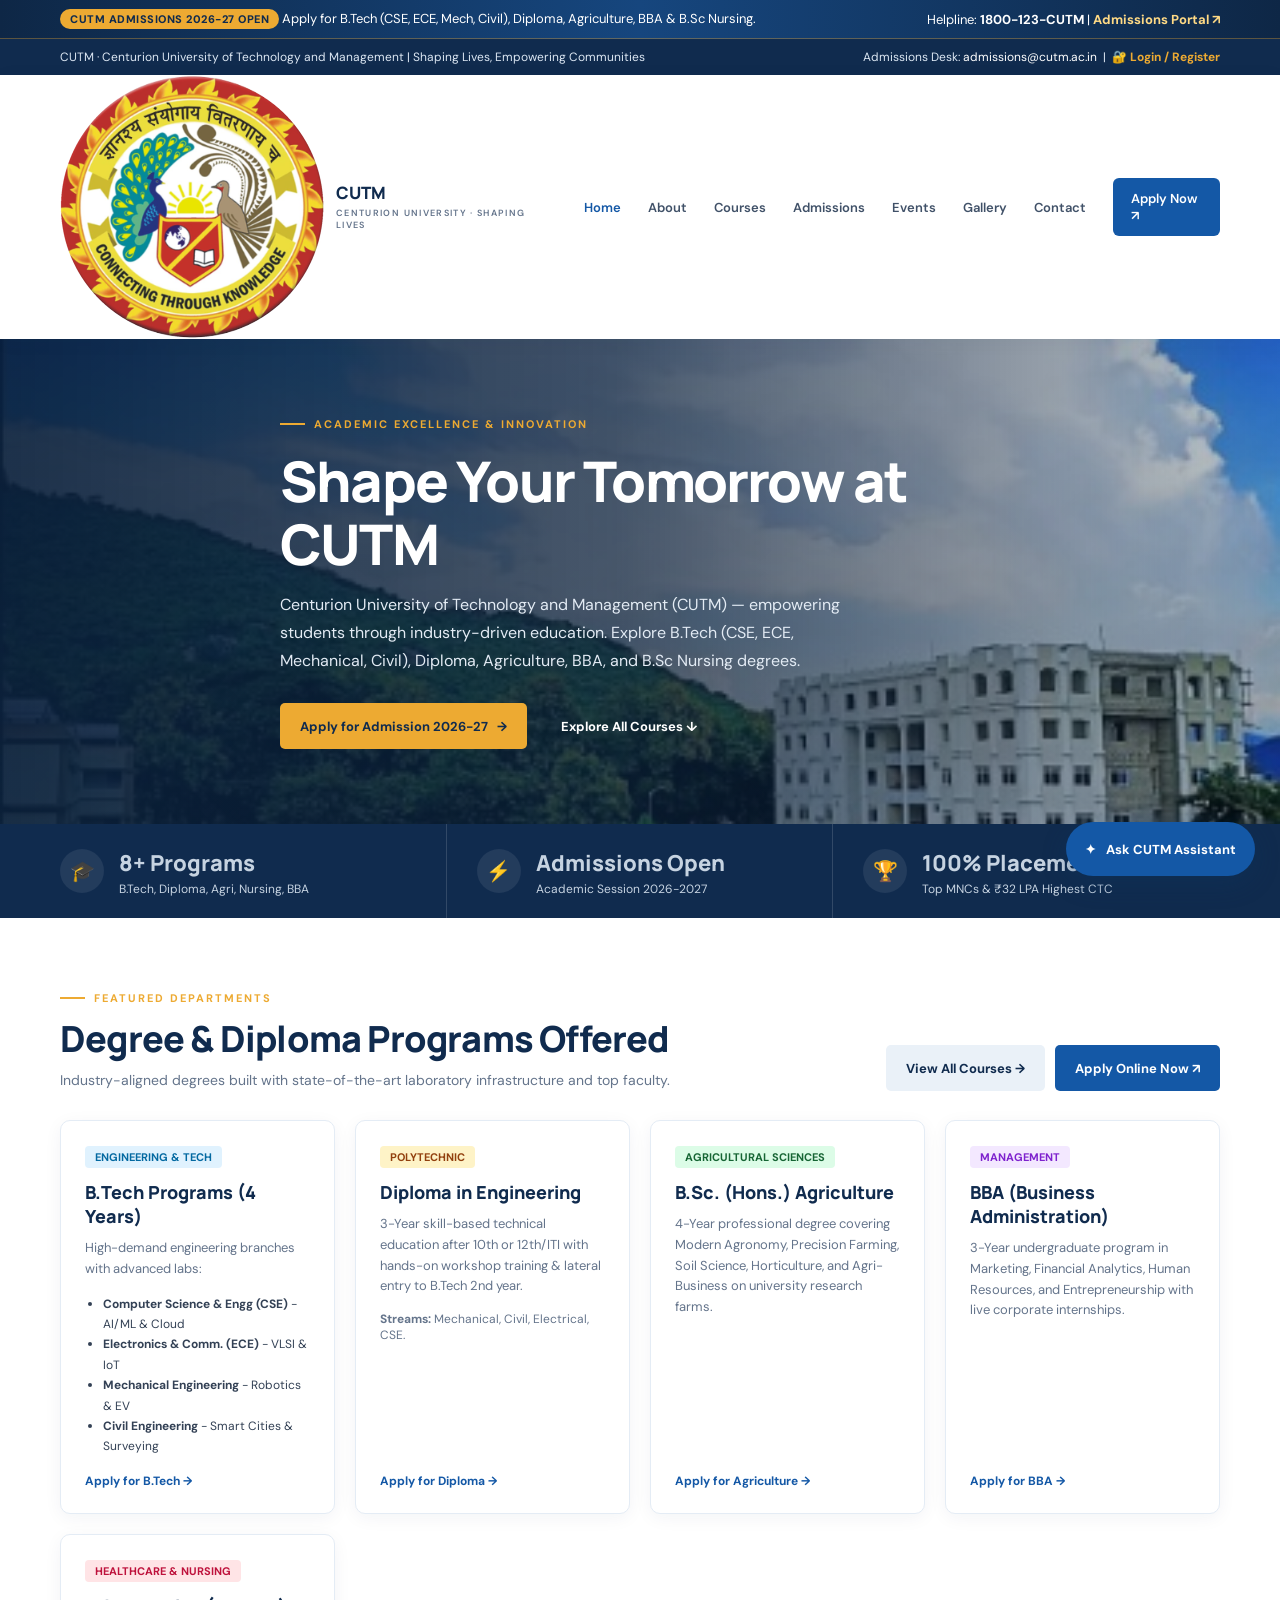
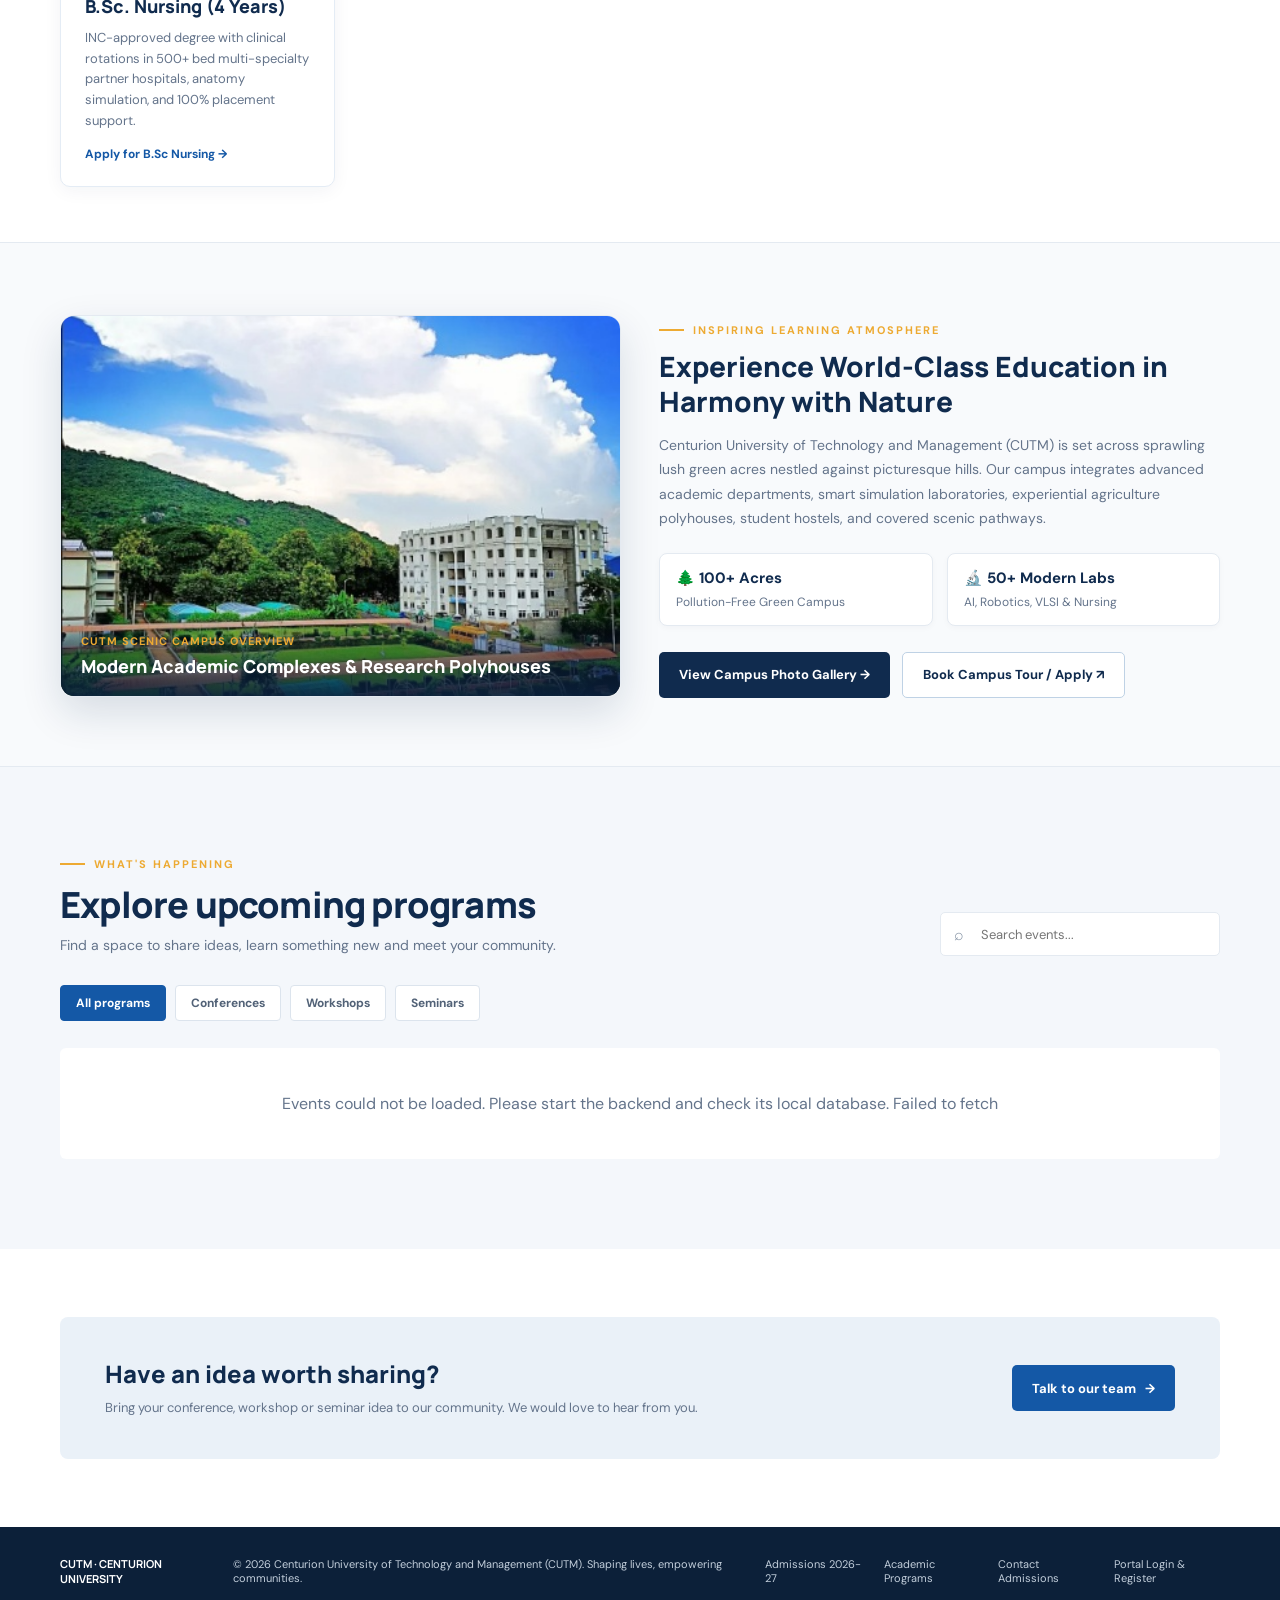
<file: frontend/index.html>
<!DOCTYPE html>
<html lang="en">
<head>
    <meta charset="UTF-8">
    <meta name="viewport" content="width=device-width, initial-scale=1">
    <meta name="description" content="Discover conferences, workshops and seminars at AI University.">
    <title>Centurion University of Technology and Management (CUTM) | Official Portal</title>
    <link rel="icon" type="image/png" href="images/cutm_logo.png">
    <link rel="preconnect" href="https://fonts.googleapis.com">
    <link rel="preconnect" href="https://fonts.gstatic.com" crossorigin>
    <link href="https://fonts.googleapis.com/css2?family=DM+Sans:wght@400;500;600;700&family=Manrope:wght@400;500;600;700;800&display=swap" rel="stylesheet">
    <style>
        :root {
            --navy: #102b4e;
            --blue: #1458a6;
            --gold: #edaa32;
            --ink: #17283d;
            --muted: #64748b;
            --pale: #f4f7fb;
            --line: #e4eaf1;
        }

        * { box-sizing: border-box; }
        html { scroll-behavior: smooth; }
        body {
            margin: 0;
            color: var(--ink);
            background: #fff;
            font-family: "DM Sans", sans-serif;
        }
        a { color: inherit; text-decoration: none; }
        button, input { font: inherit; }
        .container { width: min(1160px, calc(100% - 40px)); margin: 0 auto; }

        .topline { background: var(--navy); color: #dce7f3; font-size: 12px; }
        .topline-inner { min-height: 36px; display: flex; justify-content: space-between; align-items: center; gap: 20px; }
        .topline a { color: #fff; }
        .site-header { position: sticky; z-index: 5; top: 0; background: #fff; box-shadow: 0 3px 18px #102b4e0c; }
        .nav-inner { min-height: 78px; display: flex; align-items: center; justify-content: space-between; gap: 30px; }
        .brand { display: flex; align-items: center; gap: 12px; color: var(--navy); }
        .brand-mark { width: 42px; height: 42px; display: grid; place-items: center; border-radius: 12px 12px 12px 4px; background: var(--gold); color: var(--navy); font: 800 21px Manrope, sans-serif; }
        .brand-name { font: 800 17px Manrope, sans-serif; line-height: 1.15; }
        .brand-caption { display: block; margin-top: 4px; color: var(--muted); font: 600 9px "DM Sans", sans-serif; letter-spacing: 1.35px; }
        .nav-links { display: flex; align-items: center; gap: 27px; font-size: 13px; font-weight: 600; }
        .nav-links a { padding: 8px 0; color: #405168; }
        .nav-links a:hover, .nav-links a.active { color: var(--blue); }
        .nav-links .apply-link { padding: 12px 18px; border-radius: 6px; background: var(--blue); color: white; }
        .menu-toggle { display: none; border: 0; background: transparent; color: var(--navy); font-size: 24px; cursor: pointer; }

        .hero {
            min-height: 480px;
            display: flex;
            align-items: center;
            color: #fff;
            background:
                linear-gradient(90deg, rgba(10, 32, 60, .92) 0%, rgba(10, 32, 60, .75) 48%, rgba(10, 32, 60, .26) 100%),
                url("images/cutm_campus_hero.jpg") center 45% / cover;
        }
        .hero-content { max-width: 720px; padding: 70px 0 76px; }
        .eyebrow { display: inline-flex; align-items: center; gap: 9px; color: var(--gold); font-size: 11px; font-weight: 700; letter-spacing: 2px; text-transform: uppercase; }
        .eyebrow::before { width: 25px; height: 2px; background: currentColor; content: ""; }
        h1, h2, h3, p { margin-top: 0; }
        .hero h1 { max-width: 690px; margin: 19px 0 16px; font: 800 clamp(36px, 5vw, 56px)/1.12 Manrope, sans-serif; letter-spacing: -1.8px; }
        .hero p { max-width: 590px; margin-bottom: 28px; color: #e3ebf4; font-size: 16px; line-height: 1.75; }
        .button { display: inline-flex; align-items: center; justify-content: center; gap: 9px; min-height: 46px; padding: 0 20px; border: 0; border-radius: 5px; background: var(--gold); color: #152b45; font-size: 13px; font-weight: 700; cursor: pointer; transition: transform .2s, background .2s; }
        .button:hover { transform: translateY(-2px); background: #f4ba50; }
        .hero .button { min-width: 158px; }
        .hero-link { margin-left: 20px; color: white; font-size: 13px; font-weight: 700; }

        .quick-stats { position: relative; z-index: 1; margin-top: -1px; background: var(--navy); color: white; }
        .stats-inner { display: grid; grid-template-columns: repeat(3, 1fr); }
        .stat { display: flex; align-items: center; gap: 15px; min-height: 94px; padding: 17px 30px; border-right: 1px solid #ffffff25; }
        .stat:first-child { padding-left: 0; }
        .stat:last-child { border-right: 0; }
        .stat-icon { display: grid; width: 44px; height: 44px; place-items: center; border-radius: 50%; background: #ffffff14; color: var(--gold); font-size: 20px; }
        .stat strong { display: block; font: 800 22px Manrope, sans-serif; }
        .stat span:last-child { display: block; margin-top: 3px; color: #c6d3e1; font-size: 12px; }

        .events-section { padding: 82px 0 90px; background: var(--pale); }
        .section-heading { display: flex; align-items: end; justify-content: space-between; gap: 30px; margin-bottom: 29px; }
        .section-heading h2 { margin: 12px 0 8px; color: var(--navy); font: 800 clamp(26px, 3vw, 36px)/1.2 Manrope, sans-serif; letter-spacing: -.8px; }
        .section-heading p { margin-bottom: 0; color: var(--muted); font-size: 14px; line-height: 1.6; }
        .search-wrap { position: relative; width: min(280px, 100%); }
        .search-wrap input { width: 100%; height: 44px; padding: 0 14px 0 40px; border: 1px solid var(--line); border-radius: 5px; outline: none; background: #fff; color: var(--ink); font-size: 13px; }
        .search-wrap input:focus { border-color: var(--blue); box-shadow: 0 0 0 3px #1458a614; }
        .search-icon { position: absolute; top: 12px; left: 14px; color: #8492a4; }
        .filters { display: flex; flex-wrap: wrap; gap: 9px; margin-bottom: 27px; }
        .filter-button { min-height: 36px; padding: 0 15px; border: 1px solid #dce4ed; border-radius: 4px; background: #fff; color: #526277; font-size: 12px; font-weight: 700; cursor: pointer; }
        .filter-button:hover, .filter-button.active { border-color: var(--blue); background: var(--blue); color: #fff; }
        .event-grid { display: grid; grid-template-columns: repeat(3, 1fr); gap: 22px; }
        .event-card { overflow: hidden; border: 1px solid #e8edf3; border-radius: 7px; background: #fff; box-shadow: 0 8px 25px #102b4e08; transition: transform .2s, box-shadow .2s; }
        .event-card:hover { transform: translateY(-4px); box-shadow: 0 14px 30px #102b4e15; }
        .event-image { position: relative; height: 190px; background-position: center; background-size: cover; }
        .event-tag { position: absolute; top: 14px; left: 14px; padding: 7px 10px; border-radius: 3px; background: var(--gold); color: #20364f; font-size: 10px; font-weight: 800; letter-spacing: .5px; text-transform: uppercase; }
        .event-content { padding: 20px 20px 18px; }
        .event-date { display: flex; align-items: center; gap: 7px; margin-bottom: 11px; color: var(--blue); font-size: 11px; font-weight: 700; }
        .event-content h3 { min-height: 49px; margin-bottom: 10px; color: var(--navy); font: 700 17px/1.45 Manrope, sans-serif; }
        .event-content p { min-height: 60px; margin-bottom: 16px; color: var(--muted); font-size: 12px; line-height: 1.65; }
        .event-meta { display: flex; justify-content: space-between; gap: 12px; padding-top: 13px; border-top: 1px solid #edf0f4; color: #64748b; font-size: 11px; }
        .event-meta span:first-child { color: var(--blue); font-weight: 700; }
        .event-actions { display: flex; justify-content: space-between; align-items: center; gap: 10px; margin-top: 15px; }
        .register-button { padding: 9px 13px; border: 0; border-radius: 4px; background: var(--blue); color: #fff; font-size: 11px; font-weight: 700; cursor: pointer; }
        .register-button:hover { background: var(--navy); }
        .event-capacity { color: var(--muted); font-size: 10px; }
        .empty-state { grid-column: 1 / -1; padding: 45px 20px; border-radius: 6px; background: #fff; color: var(--muted); text-align: center; }
        .registration-dialog { width: min(460px, calc(100% - 30px)); padding: 0; border: 0; border-radius: 10px; color: var(--ink); box-shadow: 0 20px 70px #102b4e45; }
        .registration-dialog::backdrop { background: #0c2039a8; }
        .registration-content { padding: 25px; }
        .registration-title-row { display: flex; align-items: flex-start; justify-content: space-between; gap: 20px; }
        .registration-title-row h2 { margin: 0 0 6px; color: var(--navy); font: 800 21px Manrope, sans-serif; }
        .registration-title-row p { color: var(--muted); font-size: 12px; line-height: 1.5; }
        .registration-close { border: 0; background: transparent; color: var(--muted); font-size: 24px; cursor: pointer; }
        .registration-form { display: grid; gap: 13px; }
        .registration-form label { display: grid; gap: 6px; color: #405168; font-size: 11px; font-weight: 700; }
        .registration-form input { width: 100%; min-height: 42px; padding: 0 11px; border: 1px solid var(--line); border-radius: 5px; outline: none; font-size: 13px; }
        .registration-form input:focus { border-color: var(--blue); }
        .registration-form button { min-height: 44px; margin-top: 4px; border: 0; border-radius: 5px; background: var(--blue); color: white; font-weight: 700; cursor: pointer; }
        .form-feedback { min-height: 16px; margin: 0; color: #a32323; font-size: 12px; }

        .cta-section { padding: 68px 0; background: #fff; }
        .cta-card { display: flex; align-items: center; justify-content: space-between; gap: 30px; padding: 40px 45px; border-radius: 8px; background: #eaf1f8; }
        .cta-card h2 { margin: 0 0 8px; color: var(--navy); font: 800 24px Manrope, sans-serif; }
        .cta-card p { margin: 0; color: var(--muted); font-size: 13px; line-height: 1.6; }
        .cta-card .button { flex: 0 0 auto; background: var(--blue); color: white; }
        .site-footer { padding: 29px 0; background: #0c2039; color: #c2cedb; }
        .footer-inner { display: flex; justify-content: space-between; align-items: center; gap: 20px; font-size: 11px; }
        .footer-inner strong { color: #fff; font-family: Manrope, sans-serif; }

        .chat-launcher { position: fixed; z-index: 8; right: 25px; bottom: 24px; display: flex; align-items: center; gap: 10px; min-height: 54px; padding: 0 19px; border: 0; border-radius: 28px; background: var(--blue); box-shadow: 0 8px 25px #0b366055; color: #fff; font-size: 13px; font-weight: 700; cursor: pointer; }
        .chat-launcher:hover { background: var(--navy); }
        .chat-window { position: fixed; z-index: 9; right: 25px; bottom: 91px; display: flex; width: min(360px, calc(100vw - 32px)); height: 455px; flex-direction: column; overflow: hidden; border: 1px solid #dce4ed; border-radius: 12px; background: white; box-shadow: 0 18px 55px #102b4e2b; }
        .chat-window[hidden] { display: none; }
        .chat-header { display: flex; align-items: center; justify-content: space-between; padding: 16px; background: var(--navy); color: #fff; }
        .chat-header strong { display: block; font: 700 14px Manrope, sans-serif; }
        .chat-header small { display: block; margin-top: 4px; color: #cfdae6; font-size: 10px; }
        .chat-close { border: 0; background: transparent; color: #fff; font-size: 22px; cursor: pointer; }
        .chat-messages { display: flex; flex: 1; flex-direction: column; gap: 10px; overflow-y: auto; padding: 16px; background: #f8fafc; }
        .chat-message { max-width: 88%; padding: 10px 12px; border-radius: 10px; font-size: 12px; line-height: 1.55; white-space: pre-wrap; }
        .chat-message.bot { align-self: flex-start; border: 1px solid #e5eaf0; border-bottom-left-radius: 3px; background: white; color: #34445a; }
        .chat-message.user { align-self: flex-end; border-bottom-right-radius: 3px; background: var(--blue); color: white; }
        .chat-compose { display: flex; gap: 8px; padding: 12px; border-top: 1px solid var(--line); }
        .chat-compose input { min-width: 0; height: 42px; flex: 1; padding: 0 12px; border: 1px solid var(--line); border-radius: 5px; outline: none; font-size: 12px; }
        .chat-compose input:focus { border-color: var(--blue); }
        .chat-compose button { width: 44px; border: 0; border-radius: 5px; background: var(--blue); color: #fff; font-size: 18px; cursor: pointer; }

        @media (max-width: 850px) {
            .nav-links { gap: 15px; }
            .event-grid { grid-template-columns: repeat(2, 1fr); }
            .stat { padding-right: 15px; padding-left: 15px; }
        }
        @media (max-width: 650px) {
            .container { width: min(100% - 30px, 520px); }
            .topline-inner { justify-content: center; }
            .topline-inner span:last-child { display: none; }
            .nav-inner { min-height: 68px; }
            .menu-toggle { display: block; }
            .nav-links { position: absolute; top: 68px; right: 0; left: 0; display: none; align-items: stretch; gap: 0; padding: 8px 20px 18px; border-top: 1px solid var(--line); background: #fff; box-shadow: 0 12px 16px #102b4e10; }
            .nav-links.open { display: flex; flex-direction: column; }
            .nav-links a { padding: 12px 5px; }
            .nav-links .apply-link { margin-top: 6px; text-align: center; }
            .hero { min-height: 360px; background-position: 58% center; }
            .hero-content { padding: 58px 0; }
            .hero h1 { letter-spacing: -1px; }
            .hero p { font-size: 14px; }
            .stats-inner { grid-template-columns: 1fr; padding: 7px 0; }
            .stat, .stat:first-child { min-height: 72px; padding: 10px 0; border-right: 0; border-bottom: 1px solid #ffffff25; }
            .stat:last-child { border-bottom: 0; }
            .stat-icon { width: 38px; height: 38px; }
            .events-section { padding: 58px 0; }
            .section-heading { align-items: stretch; flex-direction: column; gap: 18px; }
            .search-wrap { width: 100%; }
            .event-grid { grid-template-columns: 1fr; gap: 16px; }
            .event-content h3, .event-content p { min-height: 0; }
            .cta-card { align-items: flex-start; flex-direction: column; padding: 29px 24px; }
            .footer-inner { align-items: flex-start; flex-direction: column; gap: 8px; }
            .chat-launcher { right: 16px; bottom: 16px; min-height: 50px; }
            .chat-window { right: 16px; bottom: 78px; height: min(455px, calc(100vh - 105px)); }
        }

        .notice-banner {
            background: linear-gradient(90deg, #0e2746 0%, #16467e 50%, #0e2746 100%);
            color: #fff;
            padding: 9px 0;
            font-size: 13px;
            border-bottom: 1px solid rgba(237, 170, 50, 0.35);
        }
        .notice-inner {
            display: flex;
            align-items: center;
            justify-content: space-between;
            gap: 15px;
            flex-wrap: wrap;
        }
        .notice-pill {
            display: inline-flex;
            align-items: center;
            gap: 6px;
            background: var(--gold);
            color: var(--navy);
            padding: 3px 10px;
            border-radius: 20px;
            font-weight: 800;
            font-size: 11px;
            text-transform: uppercase;
            letter-spacing: 0.5px;
        }
        .notice-link {
            color: #ffda85;
            font-weight: 700;
        }
        .dept-home-grid {
            display: grid;
            grid-template-columns: repeat(auto-fit, minmax(250px, 1fr));
            gap: 20px;
            margin-top: 28px;
        }
        .dept-home-card {
            padding: 24px;
            border: 1px solid #e4ecf5;
            border-radius: 10px;
            background: #fff;
            box-shadow: 0 4px 18px rgba(16, 43, 78, 0.05);
            transition: transform .2s ease, box-shadow .2s ease;
            display: flex;
            flex-direction: column;
            justify-content: space-between;
        }
        .dept-home-card:hover {
            transform: translateY(-4px);
            box-shadow: 0 10px 24px rgba(16, 43, 78, 0.1);
        }
        .dept-tag {
            display: inline-block;
            padding: 4px 10px;
            border-radius: 4px;
            font-size: 11px;
            font-weight: 700;
            margin-bottom: 12px;
            text-transform: uppercase;
        }
        .dept-tag.eng { background: #e0f2fe; color: #0369a1; }
        .dept-tag.dip { background: #fef3c7; color: #92400e; }
        .dept-tag.agr { background: #dcfce7; color: #166534; }
        .dept-tag.mgt { background: #f3e8ff; color: #7e22ce; }
        .dept-tag.nur { background: #ffe4e6; color: #be123c; }
    </style>
</head>
<body>
    <div class="notice-banner">
        <div class="container notice-inner">
            <span><strong class="notice-pill">CUTM Admissions 2026-27 Open</strong> Apply for B.Tech (CSE, ECE, Mech, Civil), Diploma, Agriculture, BBA &amp; B.Sc Nursing.</span>
            <span>Helpline: <strong>1800-123-CUTM</strong> | <a class="notice-link" href="admissions.html">Admissions Portal ↗</a></span>
        </div>
    </div>

    <div class="topline">
        <div class="container topline-inner">
            <span>CUTM · Centurion University of Technology and Management | Shaping Lives, Empowering Communities</span>
            <span>Admissions Desk: <a href="mailto:admissions@cutm.ac.in">admissions@cutm.ac.in</a> &nbsp;|&nbsp; <a href="login.html" style="font-weight:700;color:var(--gold);">🔐 Login / Register</a></span>
        </div>
    </div>

    <header class="site-header">
        <div class="container nav-inner">
            <a class="brand" href="index.html" aria-label="CUTM home">
                <img src="images/cutm_logo.png" alt="CUTM Logo" class="brand-logo-img">
                <span class="brand-name">CUTM<span class="brand-caption">CENTURION UNIVERSITY · SHAPING LIVES</span></span>
            </a>
            <button class="menu-toggle" id="menuToggle" aria-label="Toggle navigation" aria-expanded="false">☰</button>
            <nav class="nav-links" id="navLinks" aria-label="Main navigation">
                <a href="index.html" class="active">Home</a>
                <a href="overview.html">About</a>
                <a href="courses.html">Courses</a>
                <a href="admissions.html">Admissions</a>
                <a href="#events">Events</a>
                <a href="gallery.html">Gallery</a>
                <a href="contact.html">Contact</a>
                <a class="apply-link" href="admissions.html">Apply Now <span aria-hidden="true">↗</span></a>
            </nav>
        </div>
    </header>

    <main>
        <section class="hero">
            <div class="container hero-content">
                <span class="eyebrow">Academic Excellence &amp; Innovation</span>
                <h1>Shape Your Tomorrow at CUTM</h1>
                <p>Centurion University of Technology and Management (CUTM) — empowering students through industry-driven education. Explore B.Tech (CSE, ECE, Mechanical, Civil), Diploma, Agriculture, BBA, and B.Sc Nursing degrees.</p>
                <div style="display:flex;gap:14px;flex-wrap:wrap;align-items:center;">
                    <a class="button" href="admissions.html" style="background:var(--gold);color:var(--navy)">Apply for Admission 2026-27 <span aria-hidden="true">→</span></a>
                    <a class="hero-link" href="courses.html">Explore All Courses <span aria-hidden="true">↓</span></a>
                </div>
            </div>
        </section>

        <section class="quick-stats" aria-label="University highlights">
            <div class="container stats-inner">
                <div class="stat"><span class="stat-icon" aria-hidden="true">🎓</span><span><strong>8+ Programs</strong><span>B.Tech, Diploma, Agri, Nursing, BBA</span></span></div>
                <div class="stat"><span class="stat-icon" aria-hidden="true">⚡</span><span><strong>Admissions Open</strong><span>Academic Session 2026-2027</span></span></div>
                <div class="stat"><span class="stat-icon" aria-hidden="true">🏆</span><span><strong>100% Placement</strong><span>Top MNCs &amp; ₹32 LPA Highest CTC</span></span></div>
            </div>
        </section>

        <!-- Academic Departments & Admissions Highlight -->
        <section class="section" style="padding:65px 0 55px;background:#fff;" id="departments">
            <div class="container">
                <div class="section-heading" style="text-align:left;display:flex;justify-content:space-between;align-items:flex-end;flex-wrap:wrap;gap:20px;">
                    <div>
                        <span class="eyebrow">Featured Departments</span>
                        <h2>Degree &amp; Diploma Programs Offered</h2>
                        <p>Industry-aligned degrees built with state-of-the-art laboratory infrastructure and top faculty.</p>
                    </div>
                    <div style="display:flex;gap:10px;">
                        <a class="button" href="courses.html" style="background:#eaf1f8;color:var(--navy)">View All Courses →</a>
                        <a class="button" href="admissions.html" style="background:var(--blue);color:#fff">Apply Online Now ↗</a>
                    </div>
                </div>

                <div class="dept-home-grid">
                    <!-- B.Tech Card -->
                    <div class="dept-home-card">
                        <div>
                            <span class="dept-tag eng">Engineering &amp; Tech</span>
                            <h3 style="margin:0 0 10px;color:var(--navy);font:800 18px Manrope, sans-serif;">
                                B.Tech Programs (4 Years)
                            </h3>
                            <p style="color:var(--muted);font-size:13px;line-height:1.6;margin-bottom:14px;">
                                High-demand engineering branches with advanced labs:
                            </p>
                            <ul style="padding-left:18px;margin:0 0 16px;color:#334155;font-size:12px;line-height:1.7;">
                                <li><strong>Computer Science &amp; Engg (CSE)</strong> - AI/ML &amp; Cloud</li>
                                <li><strong>Electronics &amp; Comm. (ECE)</strong> - VLSI &amp; IoT</li>
                                <li><strong>Mechanical Engineering</strong> - Robotics &amp; EV</li>
                                <li><strong>Civil Engineering</strong> - Smart Cities &amp; Surveying</li>
                            </ul>
                        </div>
                        <a href="admissions.html?course=cse" style="color:var(--blue);font-weight:700;font-size:12px;">Apply for B.Tech →</a>
                    </div>

                    <!-- Diploma Card -->
                    <div class="dept-home-card">
                        <div>
                            <span class="dept-tag dip">Polytechnic</span>
                            <h3 style="margin:0 0 10px;color:var(--navy);font:800 18px Manrope, sans-serif;">
                                Diploma in Engineering
                            </h3>
                            <p style="color:var(--muted);font-size:13px;line-height:1.6;margin-bottom:14px;">
                                3-Year skill-based technical education after 10th or 12th/ITI with hands-on workshop training &amp; lateral entry to B.Tech 2nd year.
                            </p>
                            <p style="color:var(--muted);font-size:12px;margin:0 0 14px;">
                                <strong>Streams:</strong> Mechanical, Civil, Electrical, CSE.
                            </p>
                        </div>
                        <a href="admissions.html?course=diploma" style="color:var(--blue);font-weight:700;font-size:12px;">Apply for Diploma →</a>
                    </div>

                    <!-- Agriculture Card -->
                    <div class="dept-home-card">
                        <div>
                            <span class="dept-tag agr">Agricultural Sciences</span>
                            <h3 style="margin:0 0 10px;color:var(--navy);font:800 18px Manrope, sans-serif;">
                                B.Sc. (Hons.) Agriculture
                            </h3>
                            <p style="color:var(--muted);font-size:13px;line-height:1.6;margin-bottom:14px;">
                                4-Year professional degree covering Modern Agronomy, Precision Farming, Soil Science, Horticulture, and Agri-Business on university research farms.
                            </p>
                        </div>
                        <a href="admissions.html?course=agriculture" style="color:var(--blue);font-weight:700;font-size:12px;">Apply for Agriculture →</a>
                    </div>

                    <!-- BBA Card -->
                    <div class="dept-home-card">
                        <div>
                            <span class="dept-tag mgt">Management</span>
                            <h3 style="margin:0 0 10px;color:var(--navy);font:800 18px Manrope, sans-serif;">
                                BBA (Business Administration)
                            </h3>
                            <p style="color:var(--muted);font-size:13px;line-height:1.6;margin-bottom:14px;">
                                3-Year undergraduate program in Marketing, Financial Analytics, Human Resources, and Entrepreneurship with live corporate internships.
                            </p>
                        </div>
                        <a href="admissions.html?course=bba" style="color:var(--blue);font-weight:700;font-size:12px;">Apply for BBA →</a>
                    </div>

                    <!-- B.Sc Nursing Card -->
                    <div class="dept-home-card">
                        <div>
                            <span class="dept-tag nur">Healthcare &amp; Nursing</span>
                            <h3 style="margin:0 0 10px;color:var(--navy);font:800 18px Manrope, sans-serif;">
                                B.Sc. Nursing (4 Years)
                            </h3>
                            <p style="color:var(--muted);font-size:13px;line-height:1.6;margin-bottom:14px;">
                                INC-approved degree with clinical rotations in 500+ bed multi-specialty partner hospitals, anatomy simulation, and 100% placement support.
                            </p>
                        </div>
                        <a href="admissions.html?course=nursing" style="color:var(--blue);font-weight:700;font-size:12px;">Apply for B.Sc Nursing →</a>
                    </div>
                </div>
            </div>
        </section>

        <!-- Campus Infrastructure & Scenic Environment Showcase -->
        <section class="section" style="padding: 72px 0 68px; background: #f8fafc; border-top: 1px solid var(--line); border-bottom: 1px solid var(--line);" id="campus-tour">
            <div class="container">
                <div style="display: grid; grid-template-columns: repeat(auto-fit, minmax(320px, 1fr)); gap: 38px; align-items: center;">
                    <div style="position: relative; border-radius: 14px; overflow: hidden; box-shadow: 0 16px 40px rgba(16,43,78,0.14); border: 1px solid var(--line);">
                        <img src="images/cutm_campus_hero.jpg" alt="Centurion University of Technology and Management (CUTM) Scenic Campus" style="width: 100%; height: 380px; object-fit: cover; display: block; transition: transform 0.4s ease;" onmouseover="this.style.transform='scale(1.03)'" onmouseout="this.style.transform='scale(1)'">
                        <div style="position: absolute; bottom: 0; left: 0; right: 0; padding: 18px 20px; background: linear-gradient(transparent, rgba(10,32,60,0.92)); color: white;">
                            <span style="font-size: 11px; font-weight: 700; color: var(--gold); letter-spacing: 1px; text-transform: uppercase;">CUTM Scenic Campus Overview</span>
                            <h3 style="margin: 4px 0 0; font: 800 18px Manrope, sans-serif; color: white;">Modern Academic Complexes &amp; Research Polyhouses</h3>
                        </div>
                    </div>
                    <div>
                        <span class="eyebrow">Inspiring Learning Atmosphere</span>
                        <h2 style="color: var(--navy); font: 800 28px Manrope, sans-serif; margin: 12px 0 14px; line-height: 1.25;">Experience World-Class Education in Harmony with Nature</h2>
                        <p style="color: var(--muted); font-size: 14px; line-height: 1.75; margin-bottom: 22px;">
                            Centurion University of Technology and Management (CUTM) is set across sprawling lush green acres nestled against picturesque hills. Our campus integrates advanced academic departments, smart simulation laboratories, experiential agriculture polyhouses, student hostels, and covered scenic pathways.
                        </p>
                        <div style="display: grid; grid-template-columns: 1fr 1fr; gap: 14px; margin-bottom: 26px;">
                            <div style="background: white; padding: 14px 16px; border-radius: 8px; border: 1px solid var(--line); box-shadow: 0 2px 6px rgba(16,43,78,0.03);">
                                <strong style="color: var(--navy); display: block; font-size: 15px; margin-bottom: 2px;">🌲 100+ Acres</strong>
                                <span style="font-size: 12px; color: var(--muted);">Pollution-Free Green Campus</span>
                            </div>
                            <div style="background: white; padding: 14px 16px; border-radius: 8px; border: 1px solid var(--line); box-shadow: 0 2px 6px rgba(16,43,78,0.03);">
                                <strong style="color: var(--navy); display: block; font-size: 15px; margin-bottom: 2px;">🔬 50+ Modern Labs</strong>
                                <span style="font-size: 12px; color: var(--muted);">AI, Robotics, VLSI &amp; Nursing</span>
                            </div>
                        </div>
                        <div style="display: flex; gap: 12px; flex-wrap: wrap;">
                            <a class="button" href="gallery.html" style="background: var(--navy); color: white;">View Campus Photo Gallery →</a>
                            <a class="button btn-outline" href="admissions.html" style="color: var(--navy); border: 1px solid #bfd2e5; background: white;">Book Campus Tour / Apply ↗</a>
                        </div>
                    </div>
                </div>
            </div>
        </section>

        <section class="events-section" id="events">
            <div class="container">
                <div class="section-heading">
                    <div>
                        <span class="eyebrow">What's happening</span>
                        <h2>Explore upcoming programs</h2>
                        <p>Find a space to share ideas, learn something new and meet your community.</p>
                    </div>
                    <label class="search-wrap">
                        <span class="search-icon" aria-hidden="true">⌕</span>
                        <input id="eventSearch" type="search" placeholder="Search events..." aria-label="Search events">
                    </label>
                </div>
                <div class="filters" role="group" aria-label="Filter events by type">
                    <button class="filter-button active" data-filter="All" aria-pressed="true">All programs</button>
                    <button class="filter-button" data-filter="Conference" aria-pressed="false">Conferences</button>
                    <button class="filter-button" data-filter="Workshop" aria-pressed="false">Workshops</button>
                    <button class="filter-button" data-filter="Seminar" aria-pressed="false">Seminars</button>
                </div>
                <div class="event-grid" id="eventGrid" aria-live="polite"></div>
            </div>
        </section>

        <section class="cta-section" id="host-an-event">
            <div class="container cta-card">
                <div>
                    <h2>Have an idea worth sharing?</h2>
                    <p>Bring your conference, workshop or seminar idea to our community. We would love to hear from you.</p>
                </div>
                <a class="button" href="contact.html">Talk to our team <span aria-hidden="true">→</span></a>
            </div>
        </section>
    </main>

    <footer class="site-footer">
        <div class="container footer-inner">
            <strong>CUTM · CENTURION UNIVERSITY</strong>
            <span>© 2026 Centurion University of Technology and Management (CUTM). Shaping lives, empowering communities.</span>
            <a href="admissions.html">Admissions 2026-27</a>
            <a href="courses.html">Academic Programs</a>
            <a href="contact.html">Contact Admissions</a>
            <a href="login.html">Portal Login &amp; Register</a>
        </div>
    </footer>

    <dialog class="registration-dialog" id="registrationDialog">
        <div class="registration-content">
            <div class="registration-title-row">
                <div><h2>Register for an event</h2><p id="registrationEventTitle">Add your details to reserve your place.</p></div>
                <button class="registration-close" id="registrationClose" type="button" aria-label="Close registration form">×</button>
            </div>
            <form class="registration-form" id="registrationForm">
                <input id="registrationEventId" type="hidden">
                <label for="registrationName">Full name<input id="registrationName" name="name" autocomplete="name" required maxlength="100"></label>
                <label for="registrationEmail">Email address<input id="registrationEmail" name="email" type="email" autocomplete="email" required maxlength="254"></label>
                <label for="registrationPhone">Phone number<input id="registrationPhone" name="phone" type="tel" autocomplete="tel" required maxlength="20"></label>
                <p class="form-feedback" id="registrationFeedback" role="status"></p>
                <button type="submit">Submit registration</button>
            </form>
        </div>
    </dialog>

    <button class="chat-launcher" id="chatLauncher" aria-label="Open CUTM AI Assistant" aria-controls="chatWindow" aria-expanded="false">
        <span aria-hidden="true">✦</span> Ask CUTM Assistant
    </button>
    <section class="chat-window" id="chatWindow" aria-label="CUTM assistant chat" hidden>
        <div class="chat-header">
            <div><strong>CUTM Virtual Assistant</strong><small>Ask about CUTM admissions, B.Tech, Diploma, Agriculture, Nursing &amp; fees</small></div>
            <button class="chat-close" id="chatClose" aria-label="Close chat">×</button>
        </div>
        <div class="chat-messages" id="chatMessages" role="log" aria-live="polite">
            <div class="chat-message bot">Hello! Welcome to Centurion University of Technology and Management (CUTM). I can help you with Admissions 2026-2027, Courses (B.Tech CSE, ECE, Mechanical, Civil, Diploma, Agriculture, BBA, B.Sc Nursing), fees, scholarships, and campus events. How can I help you today?</div>
        </div>
        <form class="chat-compose" id="chatForm">
            <input id="chatInput" type="text" placeholder="Ask about CSE, Agriculture, BBA, Nursing, Fees..." autocomplete="off" aria-label="Your question" required>
            <button type="submit" aria-label="Send message">➤</button>
        </form>
    </section>

    <script>
        const API_BASE = "http://127.0.0.1:5000";
        let events = [];
        let activeFilter = "All";
        const eventGrid = document.getElementById("eventGrid");
        const eventSearch = document.getElementById("eventSearch");

        function escapeHtml(value) {
            return String(value ?? "").replace(/[&<>"']/g, character => ({
                "&": "&amp;", "<": "&lt;", ">": "&gt;", '"': "&quot;", "'": "&#39;"
            })[character]);
        }
        function displayDate(value) {
            const date = new Date(`${value}T00:00:00`);
            return Number.isNaN(date.getTime()) ? value : new Intl.DateTimeFormat("en", {
                year: "numeric", month: "long", day: "2-digit"
            }).format(date);
        }
        function renderEvents() {
            const term = eventSearch.value.trim().toLowerCase();
            const visibleEvents = events.filter(event => {
                const matchesType = activeFilter === "All" || event.type === activeFilter;
                const matchesSearch = `${event.title} ${event.description} ${event.place} ${event.type}`.toLowerCase().includes(term);
                return matchesType && matchesSearch;
            });

            if (!visibleEvents.length) {
                eventGrid.innerHTML = '<div class="empty-state">No programs match your search. Try another keyword or event type.</div>';
                return;
            }

            eventGrid.innerHTML = visibleEvents.map(event => `
                <article class="event-card">
                    <div class="event-image" role="img" aria-label="${escapeHtml(event.type)} event" style="background-image: url('${escapeHtml(event.image || "")}')">
                        <span class="event-tag">${escapeHtml(event.type)}</span>
                    </div>
                    <div class="event-content">
                        <div class="event-date"><span aria-hidden="true">◷</span> ${escapeHtml(displayDate(event.date))}</div>
                        <h3>${escapeHtml(event.title)}</h3>
                        <p>${escapeHtml(event.description)}</p>
                        <div class="event-meta"><span>${escapeHtml(event.format)}</span><span>${escapeHtml(event.place)}</span></div>
                        <div class="event-actions"><span class="event-capacity">Join the conversation</span><button class="register-button" type="button" data-event-id="${escapeHtml(event.id)}">Register <span aria-hidden="true">→</span></button></div>
                    </div>
                </article>`).join("");
            eventGrid.querySelectorAll(".register-button").forEach(button => {
                button.addEventListener("click", () => openRegistration(button.dataset.eventId));
            });
        }

        async function loadEvents() {
            eventGrid.innerHTML = '<div class="empty-state">Loading upcoming programs...</div>';
            try {
                const response = await fetch(`${API_BASE}/events`);
                const data = await response.json();
                if (!response.ok) throw new Error(data.error || "Could not load events.");
                events = data;
                renderEvents();
            } catch (error) {
                eventGrid.innerHTML = `<div class="empty-state">Events could not be loaded. Please start the backend and check its local database. ${escapeHtml(error.message)}</div>`;
            }
        }

        document.querySelectorAll(".filter-button").forEach(button => {
            button.addEventListener("click", () => {
                activeFilter = button.dataset.filter;
                document.querySelectorAll(".filter-button").forEach(item => {
                    const selected = item === button;
                    item.classList.toggle("active", selected);
                    item.setAttribute("aria-pressed", String(selected));
                });
                renderEvents();
            });
        });
        eventSearch.addEventListener("input", renderEvents);
        loadEvents();

        const registrationDialog = document.getElementById("registrationDialog");
        const registrationForm = document.getElementById("registrationForm");
        const registrationFeedback = document.getElementById("registrationFeedback");
        function openRegistration(eventId) {
            const selectedEvent = events.find(item => item.id === eventId);
            if (!selectedEvent) return;
            document.getElementById("registrationEventId").value = eventId;
            document.getElementById("registrationEventTitle").textContent = selectedEvent.title;
            registrationFeedback.textContent = "";
            registrationForm.reset();
            document.getElementById("registrationEventId").value = eventId;
            registrationDialog.showModal();
            document.getElementById("registrationName").focus();
        }
        document.getElementById("registrationClose").addEventListener("click", () => registrationDialog.close());
        registrationDialog.addEventListener("click", event => {
            if (event.target === registrationDialog) registrationDialog.close();
        });
        registrationForm.addEventListener("submit", async event => {
            event.preventDefault();
            registrationFeedback.textContent = "Submitting your registration...";
            const submitButton = registrationForm.querySelector("button[type='submit']");
            submitButton.disabled = true;
            try {
                const response = await fetch(`${API_BASE}/registrations`, {
                    method: "POST",
                    headers: { "Content-Type": "application/json" },
                    body: JSON.stringify({
                        name: document.getElementById("registrationName").value.trim(),
                        email: document.getElementById("registrationEmail").value.trim(),
                        phone: document.getElementById("registrationPhone").value.trim(),
                        event_id: document.getElementById("registrationEventId").value
                    })
                });
                const result = await response.json();
                if (!response.ok) throw new Error(result.error || "Registration could not be submitted.");
                registrationFeedback.textContent = "You're registered! We look forward to seeing you.";
                registrationFeedback.style.color = "#16734a";
                registrationForm.reset();
                document.getElementById("registrationEventId").value = "";
                window.setTimeout(() => registrationDialog.close(), 1400);
            } catch (error) {
                registrationFeedback.style.color = "#a32323";
                registrationFeedback.textContent = error.message;
            } finally {
                submitButton.disabled = false;
            }
        });

        const menuToggle = document.getElementById("menuToggle");
        const navLinks = document.getElementById("navLinks");
        menuToggle.addEventListener("click", () => {
            const expanded = menuToggle.getAttribute("aria-expanded") === "true";
            menuToggle.setAttribute("aria-expanded", String(!expanded));
            navLinks.classList.toggle("open", !expanded);
        });
        navLinks.addEventListener("click", event => {
            if (event.target.closest("a")) {
                navLinks.classList.remove("open");
                menuToggle.setAttribute("aria-expanded", "false");
            }
        });

        const chatWindow = document.getElementById("chatWindow");
        const chatLauncher = document.getElementById("chatLauncher");
        const chatInput = document.getElementById("chatInput");
        const chatMessages = document.getElementById("chatMessages");

        function toggleChat(open) {
            chatWindow.hidden = !open;
            chatLauncher.setAttribute("aria-expanded", String(open));
            if (open) chatInput.focus();
        }
        function addMessage(text, sender) {
            const message = document.createElement("div");
            message.className = `chat-message ${sender}`;
            message.textContent = text;
            chatMessages.appendChild(message);
            chatMessages.scrollTop = chatMessages.scrollHeight;
        }
        chatLauncher.addEventListener("click", () => toggleChat(chatWindow.hidden));
        document.getElementById("chatClose").addEventListener("click", () => toggleChat(false));
        document.getElementById("chatForm").addEventListener("submit", async event => {
            event.preventDefault();
            const message = chatInput.value.trim();
            if (!message) return;

            addMessage(message, "user");
            chatInput.value = "";
            chatInput.disabled = true;
            try {
                const response = await fetch(`${API_BASE}/chat`, {
                    method: "POST",
                    headers: { "Content-Type": "application/json" },
                    body: JSON.stringify({ message })
                });
                const data = await response.json();
                if (!response.ok) throw new Error(data.error || "The assistant could not process that message.");
                addMessage(data.reply, "bot");
            } catch (error) {
                addMessage(`Sorry, I couldn't reach the assistant. Please check that the backend is running. (${error.message})`, "bot");
            } finally {
                chatInput.disabled = false;
                chatInput.focus();
            }
        });
    </script>
</body>
</html>
</file>
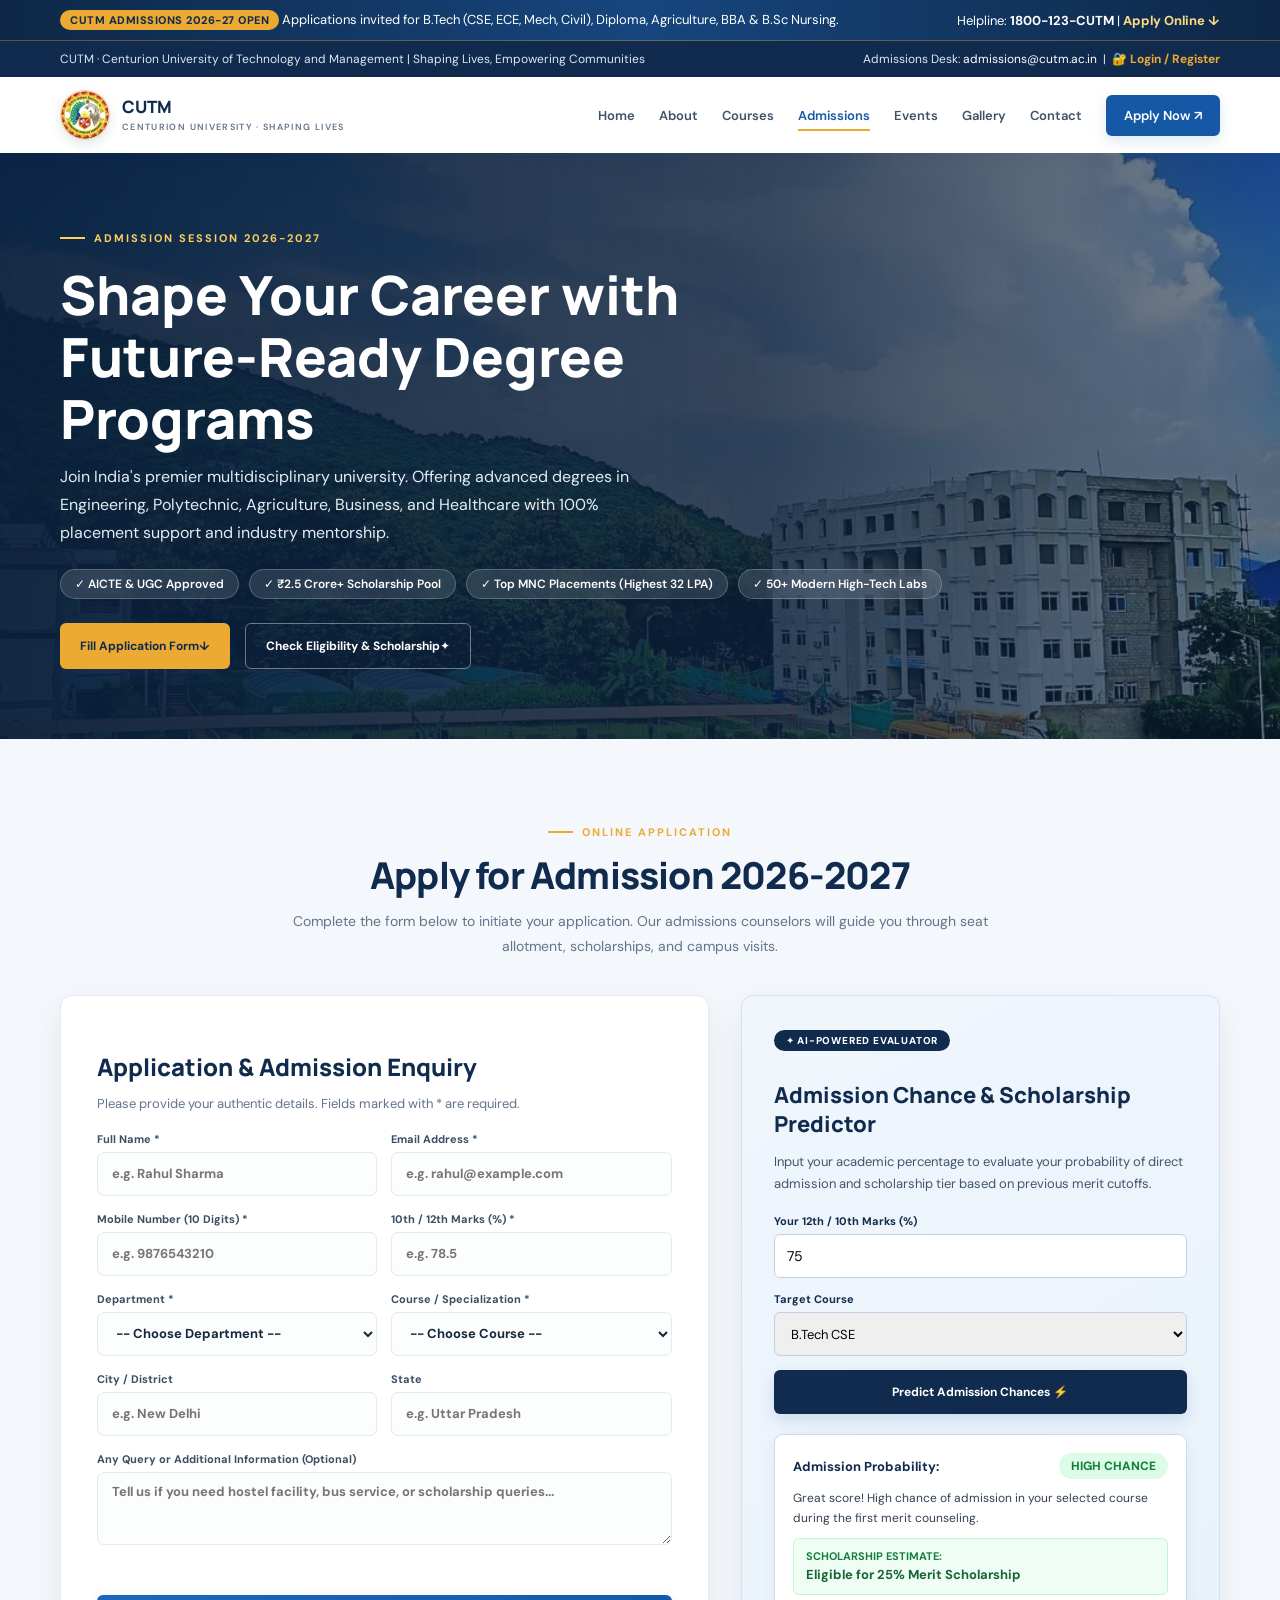
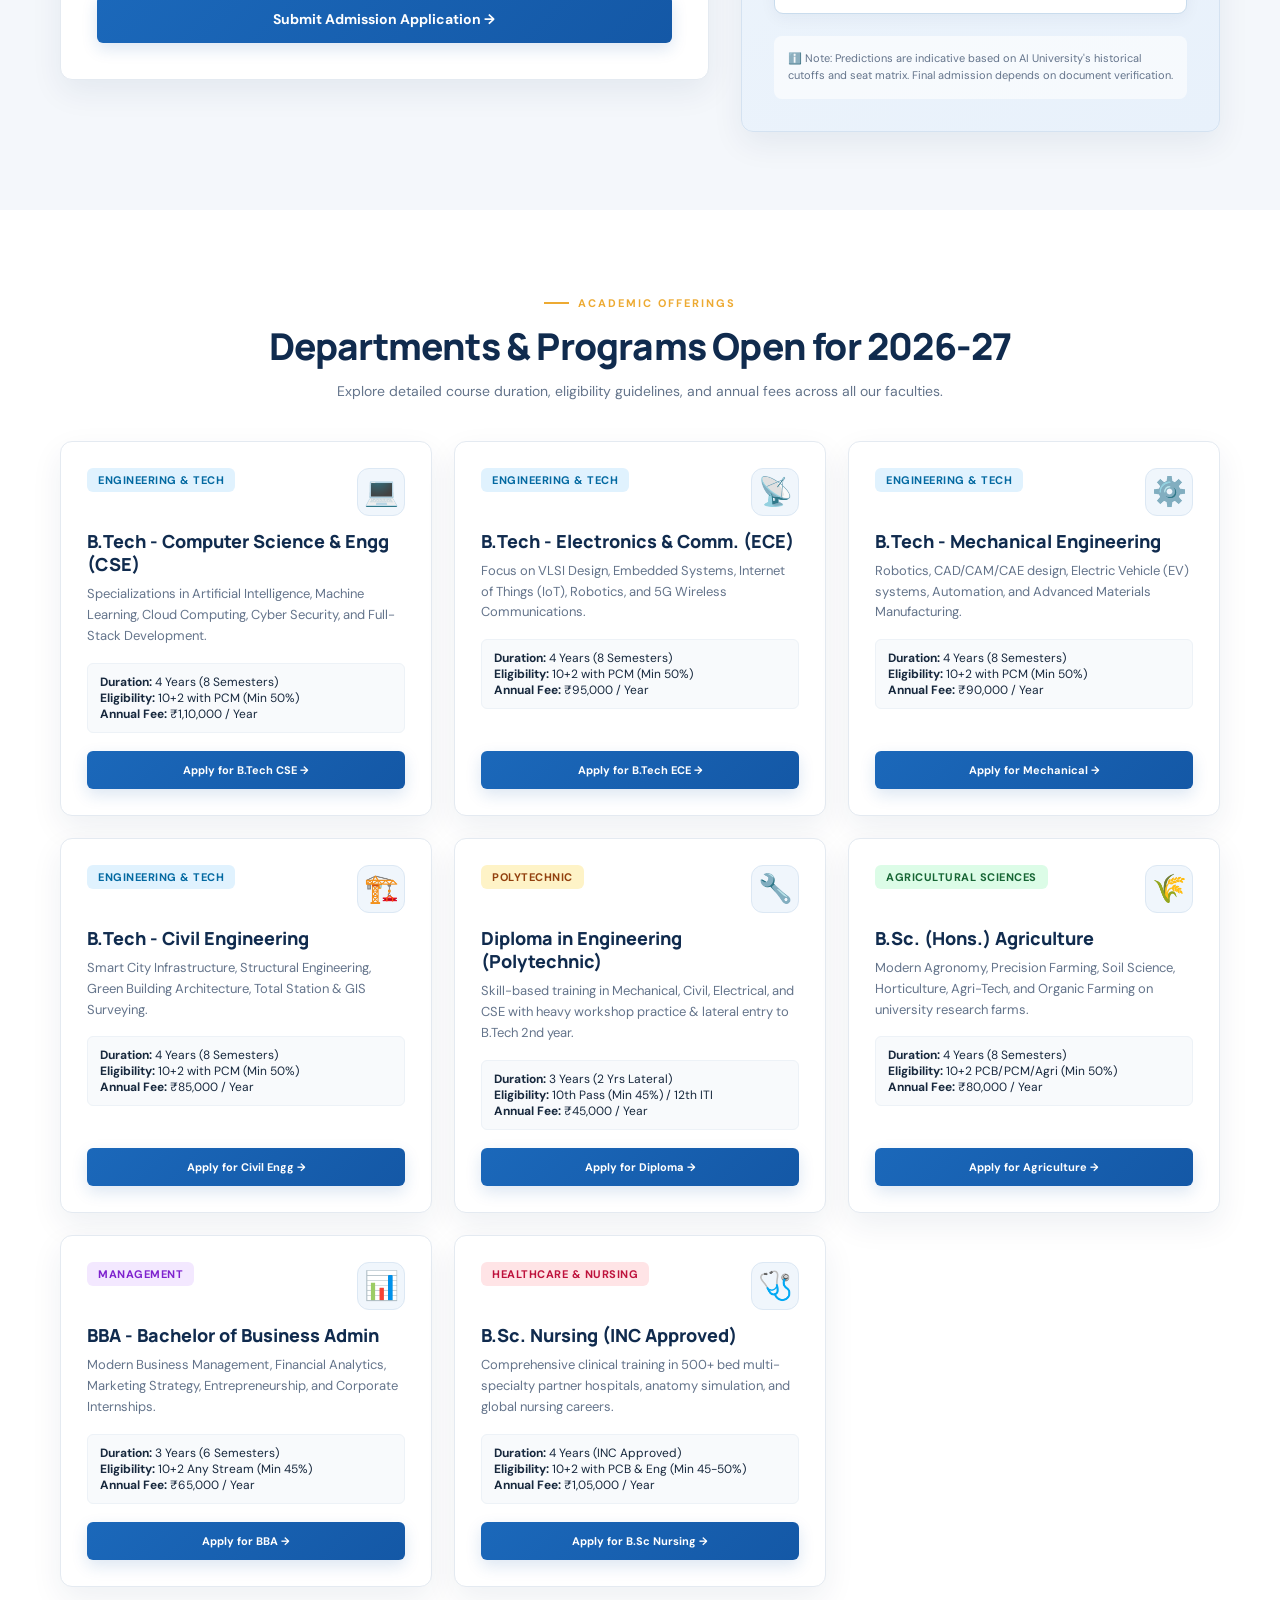
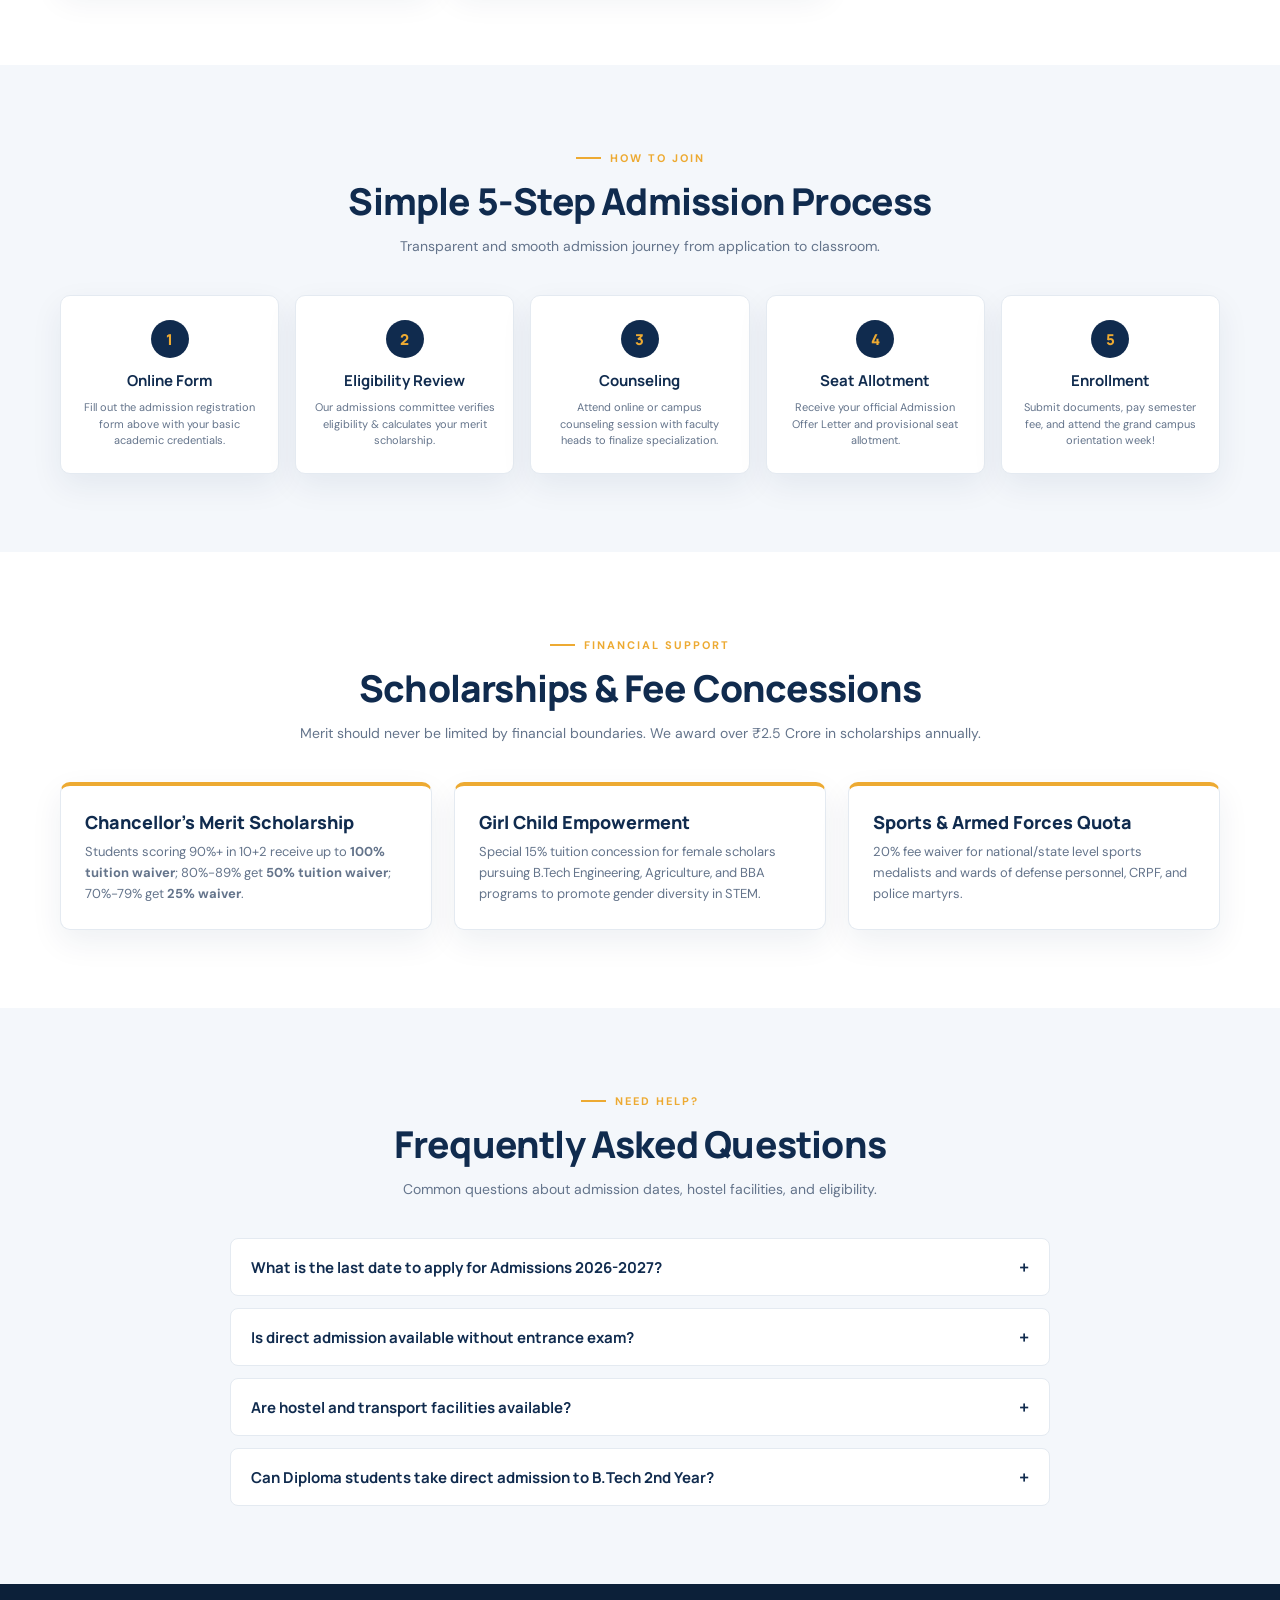
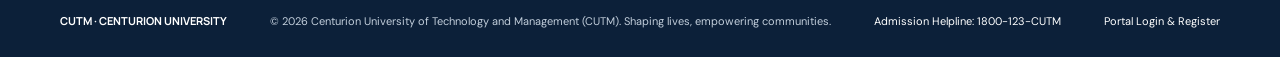
<file: frontend/admissions.html>
<!DOCTYPE html>
<html lang="en">
<head>
    <meta charset="UTF-8">
    <meta name="viewport" content="width=device-width, initial-scale=1">
    <meta name="description" content="Admissions 2026-2027 are open at CUTM - Centurion University of Technology and Management. Apply for B.Tech (CSE, ECE, Mechanical, Civil), Diploma, B.Sc Agriculture, BBA, and B.Sc Nursing.">
    <title>Admissions 2026-2027 | CUTM</title>
    <link rel="icon" type="image/png" href="images/cutm_logo.png">
    <link rel="preconnect" href="https://fonts.googleapis.com">
    <link rel="preconnect" href="https://fonts.gstatic.com" crossorigin>
    <link href="https://fonts.googleapis.com/css2?family=DM+Sans:wght@400;500;600;700&family=Manrope:wght@600;700;800&display=swap" rel="stylesheet">
    <link rel="stylesheet" href="site.css">
    <style>
        .admissions-hero {
            position: relative;
            min-height: 400px;
            display: flex;
            align-items: center;
            color: #fff;
            background: linear-gradient(90deg, rgba(10,32,60,0.95) 0%, rgba(10,32,60,0.82) 60%, rgba(10,32,60,0.55) 100%),
                        url("images/cutm_photo_5.webp") center/cover;
            padding: 70px 0;
        }
        .hero-badges {
            display: flex;
            flex-wrap: wrap;
            gap: 10px;
            margin: 18px 0;
        }
        .hero-badge {
            display: inline-flex;
            align-items: center;
            gap: 6px;
            padding: 6px 14px;
            background: rgba(255, 255, 255, 0.12);
            backdrop-filter: blur(8px);
            border: 1px solid rgba(255, 255, 255, 0.22);
            border-radius: 20px;
            font-size: 12px;
            font-weight: 600;
        }
        .dept-overview-grid {
            display: grid;
            grid-template-columns: repeat(3, minmax(0, 1fr));
            gap: 22px;
            margin-top: 30px;
        }
        .dept-card {
            border: 1px solid var(--line);
            border-radius: 12px;
            padding: 26px;
            background: #fff;
            box-shadow: var(--shadow-card);
            transition: all .22s ease;
            display: flex;
            flex-direction: column;
            justify-content: space-between;
        }
        .dept-card:hover {
            transform: translateY(-4px);
            box-shadow: var(--shadow-hover);
            border-color: #cbd8e8;
        }
        .dept-card-header {
            display: flex;
            justify-content: space-between;
            align-items: flex-start;
            margin-bottom: 14px;
        }
        .dept-card-icon {
            font-size: 28px;
            background: #f0f6fc;
            width: 48px;
            height: 48px;
            display: grid;
            place-items: center;
            border-radius: 12px;
            border: 1px solid #dce8f4;
        }
        .dept-card h3 {
            margin: 0 0 8px;
            color: var(--navy);
            font: 800 18px/1.3 Manrope, sans-serif;
        }
        .dept-card p {
            margin: 0 0 16px;
            color: var(--muted);
            font-size: 13px;
            line-height: 1.6;
        }
        .dept-card-meta {
            padding: 10px 12px;
            background: #f8fafc;
            border-radius: 6px;
            border: 1px solid #edf2f7;
            font-size: 12px;
            margin-bottom: 18px;
        }
        .scholarship-card {
            padding: 24px;
            border-radius: 10px;
            background: #fff;
            border: 1px solid var(--line);
            box-shadow: var(--shadow-card);
            border-top: 4px solid var(--gold);
        }
        .scholarship-card h3 {
            margin: 0 0 8px;
            color: var(--navy);
            font: 800 18px Manrope, sans-serif;
        }
        .scholarship-card p {
            color: var(--muted);
            font-size: 13px;
            line-height: 1.6;
            margin: 0;
        }
        @media (max-width: 900px) {
            .dept-overview-grid { grid-template-columns: repeat(2, 1fr); }
        }
        @media (max-width: 600px) {
            .dept-overview-grid { grid-template-columns: 1fr; }
        }
    </style>
</head>
<body>
    <div class="notice-banner">
        <div class="container notice-inner">
            <span><strong class="notice-pill">CUTM Admissions 2026-27 Open</strong> Applications invited for B.Tech (CSE, ECE, Mech, Civil), Diploma, Agriculture, BBA &amp; B.Sc Nursing.</span>
            <span>Helpline: <strong>1800-123-CUTM</strong> | <a class="notice-link" href="#apply-now">Apply Online ↓</a></span>
        </div>
    </div>

    <div class="topline">
        <div class="container topline-inner">
            <span>CUTM · Centurion University of Technology and Management | Shaping Lives, Empowering Communities</span>
            <span>Admissions Desk: <a href="mailto:admissions@cutm.ac.in">admissions@cutm.ac.in</a> &nbsp;|&nbsp; <a href="login.html" style="font-weight:700;color:var(--gold);">🔐 Login / Register</a></span>
        </div>
    </div>

    <header class="site-header">
        <div class="container nav-inner">
            <a class="brand" href="index.html" aria-label="CUTM home">
                <img src="images/cutm_logo.png" alt="CUTM Logo" class="brand-logo-img">
                <span class="brand-name">CUTM<span class="brand-caption">CENTURION UNIVERSITY · SHAPING LIVES</span></span>
            </a>
            <button class="menu-toggle" id="menuToggle" aria-label="Toggle navigation" aria-expanded="false">☰</button>
            <nav class="nav-links" id="navLinks" aria-label="Main navigation">
                <a href="index.html">Home</a>
                <a href="overview.html">About</a>
                <a href="courses.html">Courses</a>
                <a class="active" href="admissions.html">Admissions</a>
                <a href="index.html#events">Events</a>
                <a href="gallery.html">Gallery</a>
                <a href="contact.html">Contact</a>
                <a class="nav-cta" href="#apply-now">Apply Now <span aria-hidden="true">↗</span></a>
            </nav>
        </div>
    </header>

    <main>
        <!-- Admissions Hero Section -->
        <section class="admissions-hero">
            <div class="container">
                <span class="eyebrow" style="color:#ffcf5c">Admission Session 2026-2027</span>
                <h1 style="max-width:760px;margin:18px 0 14px;font:800 clamp(34px, 5vw, 54px)/1.15 Manrope, sans-serif;">
                    Shape Your Career with Future-Ready Degree Programs
                </h1>
                <p style="max-width:620px;color:#e3ecf5;font-size:16px;line-height:1.75;margin:0 0 22px;">
                    Join India's premier multidisciplinary university. Offering advanced degrees in Engineering, Polytechnic, Agriculture, Business, and Healthcare with 100% placement support and industry mentorship.
                </p>
                <div class="hero-badges">
                    <span class="hero-badge">✓ AICTE &amp; UGC Approved</span>
                    <span class="hero-badge">✓ ₹2.5 Crore+ Scholarship Pool</span>
                    <span class="hero-badge">✓ Top MNC Placements (Highest 32 LPA)</span>
                    <span class="hero-badge">✓ 50+ Modern High-Tech Labs</span>
                </div>
                <div style="margin-top:24px;display:flex;gap:15px;flex-wrap:wrap;">
                    <a class="button" href="#apply-now" style="background:var(--gold);color:var(--navy)">Fill Application Form <span aria-hidden="true">↓</span></a>
                    <a class="button btn-outline" href="#calculator" style="color:#fff;border-color:rgba(255,255,255,0.4)">Check Eligibility &amp; Scholarship <span aria-hidden="true">✦</span></a>
                </div>
            </div>
        </section>

        <!-- Application & Predictor Section -->
        <section class="section pale" id="apply-now">
            <div class="container">
                <div class="section-heading">
                    <span class="eyebrow">Online Application</span>
                    <h2>Apply for Admission 2026-2027</h2>
                    <p>Complete the form below to initiate your application. Our admissions counselors will guide you through seat allotment, scholarships, and campus visits.</p>
                </div>

                <div class="admissions-layout">
                    <!-- Application Form -->
                    <div class="admissions-form-panel">
                        <h2>Application &amp; Admission Enquiry</h2>
                        <p style="color:var(--muted);font-size:13px;margin-bottom:20px;">Please provide your authentic details. Fields marked with * are required.</p>
                        
                        <form class="admissions-form" id="admissionForm">
                            <div class="form-row">
                                <label for="applicantName">
                                    Full Name *
                                    <input type="text" id="applicantName" name="name" placeholder="e.g. Rahul Sharma" required maxlength="100">
                                </label>
                                <label for="applicantEmail">
                                    Email Address *
                                    <input type="email" id="applicantEmail" name="email" placeholder="e.g. rahul@example.com" required maxlength="120">
                                </label>
                            </div>

                            <div class="form-row">
                                <label for="applicantPhone">
                                    Mobile Number (10 Digits) *
                                    <input type="tel" id="applicantPhone" name="phone" placeholder="e.g. 9876543210" pattern="[0-9]{10}" required maxlength="15">
                                </label>
                                <label for="applicantMarks">
                                    10th / 12th Marks (%) *
                                    <input type="number" id="applicantMarks" name="marks" min="30" max="100" step="0.1" placeholder="e.g. 78.5" required>
                                </label>
                            </div>

                            <div class="form-row">
                                <label for="departmentSelect">
                                    Department *
                                    <select id="departmentSelect" required>
                                        <option value="">-- Choose Department --</option>
                                        <option value="Engineering & Technology">Engineering &amp; Technology</option>
                                        <option value="Polytechnic & Diploma Studies">Polytechnic &amp; Diploma Studies</option>
                                        <option value="Agricultural Sciences">Agricultural Sciences</option>
                                        <option value="Management & Business Studies">Management &amp; Business Studies</option>
                                        <option value="Nursing & Healthcare Sciences">Nursing &amp; Healthcare Sciences</option>
                                    </select>
                                </label>
                                <label for="courseSelect">
                                    Course / Specialization *
                                    <select id="courseSelect" name="course" required>
                                        <option value="">-- Choose Course --</option>
                                        <optgroup label="Engineering & Technology (B.Tech)">
                                            <option value="B.Tech Computer Science & Engineering (CSE)">B.Tech CSE (Computer Science &amp; Engg)</option>
                                            <option value="B.Tech Electronics & Communication Engineering (ECE)">B.Tech ECE (Electronics &amp; Comm.)</option>
                                            <option value="B.Tech Mechanical Engineering">B.Tech Mechanical Engineering</option>
                                            <option value="B.Tech Civil Engineering">B.Tech Civil Engineering</option>
                                        </optgroup>
                                        <optgroup label="Diploma & Polytechnic">
                                            <option value="Diploma in Engineering (Polytechnic)">Diploma in Engineering (Polytechnic)</option>
                                        </optgroup>
                                        <optgroup label="Agricultural Sciences">
                                            <option value="B.Sc. (Hons.) Agriculture">B.Sc. (Hons.) Agriculture</option>
                                        </optgroup>
                                        <optgroup label="Management & Commerce">
                                            <option value="BBA (Bachelor of Business Administration)">BBA (Bachelor of Business Admin)</option>
                                        </optgroup>
                                        <optgroup label="Healthcare & Nursing">
                                            <option value="B.Sc. Nursing">B.Sc. Nursing (4 Years, INC Approved)</option>
                                        </optgroup>
                                    </select>
                                </label>
                            </div>

                            <div class="form-row">
                                <label for="applicantCity">
                                    City / District
                                    <input type="text" id="applicantCity" name="city" placeholder="e.g. New Delhi" maxlength="80">
                                </label>
                                <label for="applicantState">
                                    State
                                    <input type="text" id="applicantState" name="state" placeholder="e.g. Uttar Pradesh" maxlength="80">
                                </label>
                            </div>

                            <label for="applicantMessage">
                                Any Query or Additional Information (Optional)
                                <textarea id="applicantMessage" name="message" rows="3" placeholder="Tell us if you need hostel facility, bus service, or scholarship queries..." maxlength="500"></textarea>
                            </label>

                            <div class="form-feedback" id="admissionFeedback" role="status"></div>

                            <button type="submit" class="button" id="submitApplicationBtn" style="min-height:48px;font-size:14px">
                                Submit Admission Application →
                            </button>
                        </form>
                    </div>

                    <!-- AI Predictor & Scholarship Card -->
                    <div class="predictor-card" id="calculator">
                        <span class="predictor-badge">✦ AI-Powered Evaluator</span>
                        <h2>Admission Chance &amp; Scholarship Predictor</h2>
                        <p style="color:#42556d;font-size:13px;line-height:1.65;margin-bottom:20px;">
                            Input your academic percentage to evaluate your probability of direct admission and scholarship tier based on previous merit cutoffs.
                        </p>

                        <div style="display:grid;gap:14px;">
                            <div>
                                <label style="display:block;font-size:11px;font-weight:700;color:var(--navy);margin-bottom:6px;">Your 12th / 10th Marks (%)</label>
                                <input type="number" id="predMarks" min="30" max="100" step="1" value="75" style="width:100%;height:44px;padding:0 12px;border:1px solid #bfd2e5;border-radius:6px;font-size:14px;">
                            </div>
                            <div>
                                <label style="display:block;font-size:11px;font-weight:700;color:var(--navy);margin-bottom:6px;">Target Course</label>
                                <select id="predCourse" style="width:100%;height:44px;padding:0 12px;border:1px solid #bfd2e5;border-radius:6px;font-size:13px;">
                                    <option value="B.Tech Computer Science & Engineering (CSE)">B.Tech CSE</option>
                                    <option value="B.Tech Electronics & Communication Engineering (ECE)">B.Tech ECE</option>
                                    <option value="B.Tech Mechanical Engineering">B.Tech Mechanical</option>
                                    <option value="B.Tech Civil Engineering">B.Tech Civil</option>
                                    <option value="Diploma in Engineering (Polytechnic)">Diploma (Polytechnic)</option>
                                    <option value="B.Sc. (Hons.) Agriculture">B.Sc. Agriculture</option>
                                    <option value="BBA (Bachelor of Business Administration)">BBA</option>
                                    <option value="B.Sc. Nursing">B.Sc. Nursing</option>
                                </select>
                            </div>
                            <button class="button" id="calcBtn" type="button" style="width:100%;background:var(--navy);min-height:44px;">
                                Predict Admission Chances ⚡
                            </button>
                        </div>

                        <div class="predictor-result-box" id="predResult">
                            <div style="display:flex;justify-content:space-between;align-items:center;margin-bottom:10px;">
                                <strong style="font-size:13px;color:var(--navy)">Admission Probability:</strong>
                                <span class="prob-tag high" id="predProbTag">High Chance</span>
                            </div>
                            <p id="predMessage" style="font-size:12px;color:#334155;margin:0 0 10px;line-height:1.6;">
                                Great score! High chance of admission in your selected course during the first merit counseling.
                            </p>
                            <div style="padding:10px 12px;background:#f0fdf4;border-radius:6px;border:1px solid #bbf7d0;">
                                <strong style="display:block;font-size:11px;color:#15803d;text-transform:uppercase;">Scholarship Estimate:</strong>
                                <span id="predScholarship" style="font-size:13px;font-weight:700;color:#166534">Eligible for 25% Merit Scholarship</span>
                            </div>
                        </div>

                        <div style="margin-top:22px;padding:14px;background:#ffffffa0;border-radius:8px;font-size:11px;color:var(--muted);line-height:1.6">
                            ℹ️ Note: Predictions are indicative based on AI University's historical cutoffs and seat matrix. Final admission depends on document verification.
                        </div>
                    </div>
                </div>
            </div>
        </section>

        <!-- Departments & Courses Offered Detail -->
        <section class="section" id="programs">
            <div class="container">
                <div class="section-heading">
                    <span class="eyebrow">Academic Offerings</span>
                    <h2>Departments &amp; Programs Open for 2026-27</h2>
                    <p>Explore detailed course duration, eligibility guidelines, and annual fees across all our faculties.</p>
                </div>

                <div class="dept-overview-grid">
                    <!-- B.Tech CSE -->
                    <div class="dept-card">
                        <div>
                            <div class="dept-card-header">
                                <span class="dept-badge engineering">Engineering &amp; Tech</span>
                                <span class="dept-card-icon">💻</span>
                            </div>
                            <h3>B.Tech - Computer Science &amp; Engg (CSE)</h3>
                            <p>Specializations in Artificial Intelligence, Machine Learning, Cloud Computing, Cyber Security, and Full-Stack Development.</p>
                            <div class="dept-card-meta">
                                <div><strong>Duration:</strong> 4 Years (8 Semesters)</div>
                                <div><strong>Eligibility:</strong> 10+2 with PCM (Min 50%)</div>
                                <div><strong>Annual Fee:</strong> ₹1,10,000 / Year</div>
                            </div>
                        </div>
                        <button class="button btn-sm select-course-btn" data-course="B.Tech Computer Science & Engineering (CSE)" data-dept="Engineering & Technology">
                            Apply for B.Tech CSE →
                        </button>
                    </div>

                    <!-- B.Tech ECE -->
                    <div class="dept-card">
                        <div>
                            <div class="dept-card-header">
                                <span class="dept-badge engineering">Engineering &amp; Tech</span>
                                <span class="dept-card-icon">📡</span>
                            </div>
                            <h3>B.Tech - Electronics &amp; Comm. (ECE)</h3>
                            <p>Focus on VLSI Design, Embedded Systems, Internet of Things (IoT), Robotics, and 5G Wireless Communications.</p>
                            <div class="dept-card-meta">
                                <div><strong>Duration:</strong> 4 Years (8 Semesters)</div>
                                <div><strong>Eligibility:</strong> 10+2 with PCM (Min 50%)</div>
                                <div><strong>Annual Fee:</strong> ₹95,000 / Year</div>
                            </div>
                        </div>
                        <button class="button btn-sm select-course-btn" data-course="B.Tech Electronics & Communication Engineering (ECE)" data-dept="Engineering & Technology">
                            Apply for B.Tech ECE →
                        </button>
                    </div>

                    <!-- B.Tech Mechanical -->
                    <div class="dept-card">
                        <div>
                            <div class="dept-card-header">
                                <span class="dept-badge engineering">Engineering &amp; Tech</span>
                                <span class="dept-card-icon">⚙️</span>
                            </div>
                            <h3>B.Tech - Mechanical Engineering</h3>
                            <p>Robotics, CAD/CAM/CAE design, Electric Vehicle (EV) systems, Automation, and Advanced Materials Manufacturing.</p>
                            <div class="dept-card-meta">
                                <div><strong>Duration:</strong> 4 Years (8 Semesters)</div>
                                <div><strong>Eligibility:</strong> 10+2 with PCM (Min 50%)</div>
                                <div><strong>Annual Fee:</strong> ₹90,000 / Year</div>
                            </div>
                        </div>
                        <button class="button btn-sm select-course-btn" data-course="B.Tech Mechanical Engineering" data-dept="Engineering & Technology">
                            Apply for Mechanical →
                        </button>
                    </div>

                    <!-- B.Tech Civil -->
                    <div class="dept-card">
                        <div>
                            <div class="dept-card-header">
                                <span class="dept-badge engineering">Engineering &amp; Tech</span>
                                <span class="dept-card-icon">🏗️</span>
                            </div>
                            <h3>B.Tech - Civil Engineering</h3>
                            <p>Smart City Infrastructure, Structural Engineering, Green Building Architecture, Total Station &amp; GIS Surveying.</p>
                            <div class="dept-card-meta">
                                <div><strong>Duration:</strong> 4 Years (8 Semesters)</div>
                                <div><strong>Eligibility:</strong> 10+2 with PCM (Min 50%)</div>
                                <div><strong>Annual Fee:</strong> ₹85,000 / Year</div>
                            </div>
                        </div>
                        <button class="button btn-sm select-course-btn" data-course="B.Tech Civil Engineering" data-dept="Engineering & Technology">
                            Apply for Civil Engg →
                        </button>
                    </div>

                    <!-- Diploma Polytechnic -->
                    <div class="dept-card">
                        <div>
                            <div class="dept-card-header">
                                <span class="dept-badge diploma">Polytechnic</span>
                                <span class="dept-card-icon">🔧</span>
                            </div>
                            <h3>Diploma in Engineering (Polytechnic)</h3>
                            <p>Skill-based training in Mechanical, Civil, Electrical, and CSE with heavy workshop practice &amp; lateral entry to B.Tech 2nd year.</p>
                            <div class="dept-card-meta">
                                <div><strong>Duration:</strong> 3 Years (2 Yrs Lateral)</div>
                                <div><strong>Eligibility:</strong> 10th Pass (Min 45%) / 12th ITI</div>
                                <div><strong>Annual Fee:</strong> ₹45,000 / Year</div>
                            </div>
                        </div>
                        <button class="button btn-sm select-course-btn" data-course="Diploma in Engineering (Polytechnic)" data-dept="Polytechnic & Diploma Studies">
                            Apply for Diploma →
                        </button>
                    </div>

                    <!-- B.Sc Agriculture -->
                    <div class="dept-card">
                        <div>
                            <div class="dept-card-header">
                                <span class="dept-badge agriculture">Agricultural Sciences</span>
                                <span class="dept-card-icon">🌾</span>
                            </div>
                            <h3>B.Sc. (Hons.) Agriculture</h3>
                            <p>Modern Agronomy, Precision Farming, Soil Science, Horticulture, Agri-Tech, and Organic Farming on university research farms.</p>
                            <div class="dept-card-meta">
                                <div><strong>Duration:</strong> 4 Years (8 Semesters)</div>
                                <div><strong>Eligibility:</strong> 10+2 PCB/PCM/Agri (Min 50%)</div>
                                <div><strong>Annual Fee:</strong> ₹80,000 / Year</div>
                            </div>
                        </div>
                        <button class="button btn-sm select-course-btn" data-course="B.Sc. (Hons.) Agriculture" data-dept="Agricultural Sciences">
                            Apply for Agriculture →
                        </button>
                    </div>

                    <!-- BBA -->
                    <div class="dept-card">
                        <div>
                            <div class="dept-card-header">
                                <span class="dept-badge management">Management</span>
                                <span class="dept-card-icon">📊</span>
                            </div>
                            <h3>BBA - Bachelor of Business Admin</h3>
                            <p>Modern Business Management, Financial Analytics, Marketing Strategy, Entrepreneurship, and Corporate Internships.</p>
                            <div class="dept-card-meta">
                                <div><strong>Duration:</strong> 3 Years (6 Semesters)</div>
                                <div><strong>Eligibility:</strong> 10+2 Any Stream (Min 45%)</div>
                                <div><strong>Annual Fee:</strong> ₹65,000 / Year</div>
                            </div>
                        </div>
                        <button class="button btn-sm select-course-btn" data-course="BBA (Bachelor of Business Administration)" data-dept="Management & Business Studies">
                            Apply for BBA →
                        </button>
                    </div>

                    <!-- B.Sc Nursing -->
                    <div class="dept-card">
                        <div>
                            <div class="dept-card-header">
                                <span class="dept-badge nursing">Healthcare &amp; Nursing</span>
                                <span class="dept-card-icon">🩺</span>
                            </div>
                            <h3>B.Sc. Nursing (INC Approved)</h3>
                            <p>Comprehensive clinical training in 500+ bed multi-specialty partner hospitals, anatomy simulation, and global nursing careers.</p>
                            <div class="dept-card-meta">
                                <div><strong>Duration:</strong> 4 Years (INC Approved)</div>
                                <div><strong>Eligibility:</strong> 10+2 with PCB &amp; Eng (Min 45-50%)</div>
                                <div><strong>Annual Fee:</strong> ₹1,05,000 / Year</div>
                            </div>
                        </div>
                        <button class="button btn-sm select-course-btn" data-course="B.Sc. Nursing" data-dept="Nursing & Healthcare Sciences">
                            Apply for B.Sc Nursing →
                        </button>
                    </div>
                </div>
            </div>
        </section>

        <!-- Admission Steps Roadmap -->
        <section class="section pale">
            <div class="container">
                <div class="section-heading">
                    <span class="eyebrow">How to join</span>
                    <h2>Simple 5-Step Admission Process</h2>
                    <p>Transparent and smooth admission journey from application to classroom.</p>
                </div>

                <div class="steps-grid">
                    <div class="step-card">
                        <div class="step-num">1</div>
                        <h4>Online Form</h4>
                        <p>Fill out the admission registration form above with your basic academic credentials.</p>
                    </div>
                    <div class="step-card">
                        <div class="step-num">2</div>
                        <h4>Eligibility Review</h4>
                        <p>Our admissions committee verifies eligibility &amp; calculates your merit scholarship.</p>
                    </div>
                    <div class="step-card">
                        <div class="step-num">3</div>
                        <h4>Counseling</h4>
                        <p>Attend online or campus counseling session with faculty heads to finalize specialization.</p>
                    </div>
                    <div class="step-card">
                        <div class="step-num">4</div>
                        <h4>Seat Allotment</h4>
                        <p>Receive your official Admission Offer Letter and provisional seat allotment.</p>
                    </div>
                    <div class="step-card">
                        <div class="step-num">5</div>
                        <h4>Enrollment</h4>
                        <p>Submit documents, pay semester fee, and attend the grand campus orientation week!</p>
                    </div>
                </div>
            </div>
        </section>

        <!-- Scholarships Section -->
        <section class="section">
            <div class="container">
                <div class="section-heading">
                    <span class="eyebrow">Financial Support</span>
                    <h2>Scholarships &amp; Fee Concessions</h2>
                    <p>Merit should never be limited by financial boundaries. We award over ₹2.5 Crore in scholarships annually.</p>
                </div>

                <div class="dept-overview-grid">
                    <div class="scholarship-card">
                        <h3>Chancellor's Merit Scholarship</h3>
                        <p>Students scoring 90%+ in 10+2 receive up to <strong>100% tuition waiver</strong>; 80%-89% get <strong>50% tuition waiver</strong>; 70%-79% get <strong>25% waiver</strong>.</p>
                    </div>
                    <div class="scholarship-card">
                        <h3>Girl Child Empowerment</h3>
                        <p>Special 15% tuition concession for female scholars pursuing B.Tech Engineering, Agriculture, and BBA programs to promote gender diversity in STEM.</p>
                    </div>
                    <div class="scholarship-card">
                        <h3>Sports &amp; Armed Forces Quota</h3>
                        <p>20% fee waiver for national/state level sports medalists and wards of defense personnel, CRPF, and police martyrs.</p>
                    </div>
                </div>
            </div>
        </section>

        <!-- FAQ Section -->
        <section class="section pale">
            <div class="container">
                <div class="section-heading">
                    <span class="eyebrow">Need Help?</span>
                    <h2>Frequently Asked Questions</h2>
                    <p>Common questions about admission dates, hostel facilities, and eligibility.</p>
                </div>

                <div class="faq-list">
                    <div class="faq-item">
                        <button class="faq-question" type="button">
                            <span>What is the last date to apply for Admissions 2026-2027?</span>
                            <span class="faq-icon">+</span>
                        </button>
                        <div class="faq-answer">
                            Phase 1 admissions are currently open until 30th June 2026. Early applicants receive priority hostel allotment and preferred specialization choices.
                        </div>
                    </div>
                    <div class="faq-item">
                        <button class="faq-question" type="button">
                            <span>Is direct admission available without entrance exam?</span>
                            <span class="faq-icon">+</span>
                        </button>
                        <div class="faq-answer">
                            Yes! Direct merit-based admission is offered based on 10+2 / 10th board marks for candidates meeting the minimum cutoff criteria. National test scores (JEE Main, CUET, NEET) are also accepted for bonus scholarship scores.
                        </div>
                    </div>
                    <div class="faq-item">
                        <button class="faq-question" type="button">
                            <span>Are hostel and transport facilities available?</span>
                            <span class="faq-icon">+</span>
                        </button>
                        <div class="faq-answer">
                            Yes, AI University offers air-cooled and AC hostels for boys and girls with high-speed Wi-Fi, 24/7 security, nutritious meals, and gym facilities. AC buses operate across 25+ city routes.
                        </div>
                    </div>
                    <div class="faq-item">
                        <button class="faq-question" type="button">
                            <span>Can Diploma students take direct admission to B.Tech 2nd Year?</span>
                            <span class="faq-icon">+</span>
                        </button>
                        <div class="faq-answer">
                            Yes, 3-year Polytechnic Diploma holders with 45%+ marks are eligible for Lateral Entry directly into the 2nd Year (3rd Semester) of B.Tech CSE, ECE, Mechanical, or Civil.
                        </div>
                    </div>
                </div>
            </div>
        </section>
    </main>

    <footer class="site-footer">
        <div class="container footer-inner">
            <strong>CUTM · CENTURION UNIVERSITY</strong>
            <span>© 2026 Centurion University of Technology and Management (CUTM). Shaping lives, empowering communities.</span>
            <a href="contact.html">Admission Helpline: 1800-123-CUTM</a>
            <a href="login.html">Portal Login &amp; Register</a>
        </div>
    </footer>

    <script>
        const API_BASE = "http://127.0.0.1:5000";

        // Navigation mobile menu
        const menuButton = document.getElementById("menuToggle");
        const menu = document.getElementById("navLinks");
        menuButton.addEventListener("click", () => {
            const open = menuButton.getAttribute("aria-expanded") !== "true";
            menuButton.setAttribute("aria-expanded", String(open));
            menu.classList.toggle("open", open);
        });

        // FAQ Toggle
        document.querySelectorAll(".faq-question").forEach(button => {
            button.addEventListener("click", () => {
                const item = button.closest(".faq-item");
                item.classList.toggle("open");
            });
        });

        // Auto pre-select course from URL params or course cards
        const params = new URLSearchParams(window.location.search);
        const preselectedCourse = params.get("course");
        if (preselectedCourse) {
            const courseSelect = document.getElementById("courseSelect");
            for (let option of courseSelect.options) {
                if (option.value.toLowerCase().includes(preselectedCourse.toLowerCase())) {
                    courseSelect.value = option.value;
                    break;
                }
            }
        }

        // Department to Course auto-sync
        const deptSelect = document.getElementById("departmentSelect");
        const courseSelect = document.getElementById("courseSelect");
        deptSelect.addEventListener("change", () => {
            const val = deptSelect.value;
            if (val === "Engineering & Technology") {
                courseSelect.value = "B.Tech Computer Science & Engineering (CSE)";
            } else if (val === "Polytechnic & Diploma Studies") {
                courseSelect.value = "Diploma in Engineering (Polytechnic)";
            } else if (val === "Agricultural Sciences") {
                courseSelect.value = "B.Sc. (Hons.) Agriculture";
            } else if (val === "Management & Business Studies") {
                courseSelect.value = "BBA (Bachelor of Business Administration)";
            } else if (val === "Nursing & Healthcare Sciences") {
                courseSelect.value = "B.Sc. Nursing";
            }
        });

        // Click to apply from course cards
        document.querySelectorAll(".select-course-btn").forEach(btn => {
            btn.addEventListener("click", () => {
                const course = btn.dataset.course;
                const dept = btn.dataset.dept;
                if (course) courseSelect.value = course;
                if (dept) deptSelect.value = dept;
                const formSection = document.getElementById("apply-now");
                formSection.scrollIntoView({ behavior: "smooth" });
                document.getElementById("applicantName").focus();
            });
        });

        // AI Predictor logic
        const calcBtn = document.getElementById("calcBtn");
        const predMarks = document.getElementById("predMarks");
        const predCourse = document.getElementById("predCourse");
        const predProbTag = document.getElementById("predProbTag");
        const predMessage = document.getElementById("predMessage");
        const predScholarship = document.getElementById("predScholarship");

        async function runPredictor() {
            const marksVal = parseFloat(predMarks.value) || 0;
            const courseVal = predCourse.value;
            calcBtn.disabled = true;
            calcBtn.textContent = "Calculating...";

            try {
                const res = await fetch(`${API_BASE}/predict`, {
                    method: "POST",
                    headers: { "Content-Type": "application/json" },
                    body: JSON.stringify({ marks: marksVal, course: courseVal })
                });
                const data = await res.json();
                if (!res.ok) throw new Error(data.error || "Evaluation failed");

                predProbTag.textContent = `${data.prediction} Chance`;
                predProbTag.className = `prob-tag ${data.prediction.toLowerCase()}`;
                predMessage.textContent = data.message;
                predScholarship.textContent = data.scholarship;
            } catch (err) {
                // Client-side fallback if backend unreachable
                if (marksVal >= 80) {
                    predProbTag.textContent = "High Chance";
                    predProbTag.className = "prob-tag high";
                    predMessage.textContent = "Outstanding score! High direct admission probability in 1st round.";
                    predScholarship.textContent = "Eligible for 50% - 100% Merit Scholarship";
                } else if (marksVal >= 60) {
                    predProbTag.textContent = "High Chance";
                    predProbTag.className = "prob-tag high";
                    predMessage.textContent = "Very good score! High chance of admission in your selected course.";
                    predScholarship.textContent = "Eligible for 25% Merit Scholarship";
                } else if (marksVal >= 45) {
                    predProbTag.textContent = "Moderate Chance";
                    predProbTag.className = "prob-tag moderate";
                    predMessage.textContent = "Eligible for counseling round and seat confirmation.";
                    predScholarship.textContent = "Standard Merit Seat";
                } else {
                    predProbTag.textContent = "Low Chance";
                    predProbTag.className = "prob-tag low";
                    predMessage.textContent = "Marks below minimum criteria (45%). Please contact admission counselor.";
                    predScholarship.textContent = "Counseling Needed";
                }
            } finally {
                calcBtn.disabled = false;
                calcBtn.textContent = "Predict Admission Chances ⚡";
            }
        }

        calcBtn.addEventListener("click", runPredictor);

        // Admission Form submission
        const admissionForm = document.getElementById("admissionForm");
        const admissionFeedback = document.getElementById("admissionFeedback");
        const submitBtn = document.getElementById("submitApplicationBtn");

        admissionForm.addEventListener("submit", async event => {
            event.preventDefault();
            admissionFeedback.className = "form-feedback";
            admissionFeedback.textContent = "Submitting your admission application...";
            submitBtn.disabled = true;

            const payload = {
                name: document.getElementById("applicantName").value.trim(),
                email: document.getElementById("applicantEmail").value.trim(),
                phone: document.getElementById("applicantPhone").value.trim(),
                marks: document.getElementById("applicantMarks").value.trim(),
                department: document.getElementById("departmentSelect").value,
                course: document.getElementById("courseSelect").value,
                city: document.getElementById("applicantCity").value.trim(),
                state: document.getElementById("applicantState").value.trim(),
                message: document.getElementById("applicantMessage").value.trim(),
                source: "Admissions Portal 2026"
            };

            try {
                const response = await fetch(`${API_BASE}/lead`, {
                    method: "POST",
                    headers: { "Content-Type": "application/json" },
                    body: JSON.stringify(payload)
                });
                const result = await response.json();
                if (!response.ok) throw new Error(result.error || "Submission failed");

                admissionFeedback.className = "form-feedback success";
                const refCode = result.ref_id || ("CUTM-" + Math.floor(100000 + Math.random() * 900000));
                admissionFeedback.innerHTML = `🎉 <strong>Application Submitted Successfully!</strong><br>Your Official Reference ID is <strong style="color:var(--navy);font-size:16px;">${refCode}</strong> (Merit Score: ${result.score || 'Evaluated'}).<br>Our CUTM admissions team has received your details and will contact you at <strong>${payload.phone}</strong> within 24 hours.`;
                admissionForm.reset();
            } catch (error) {
                admissionFeedback.className = "form-feedback error";
                admissionFeedback.textContent = `Could not submit application: ${error.message}. Please ensure the server is active or call helpline 1800-123-4567.`;
            } finally {
                submitBtn.disabled = false;
            }
        });
    </script>
</body>
</html>
</file>
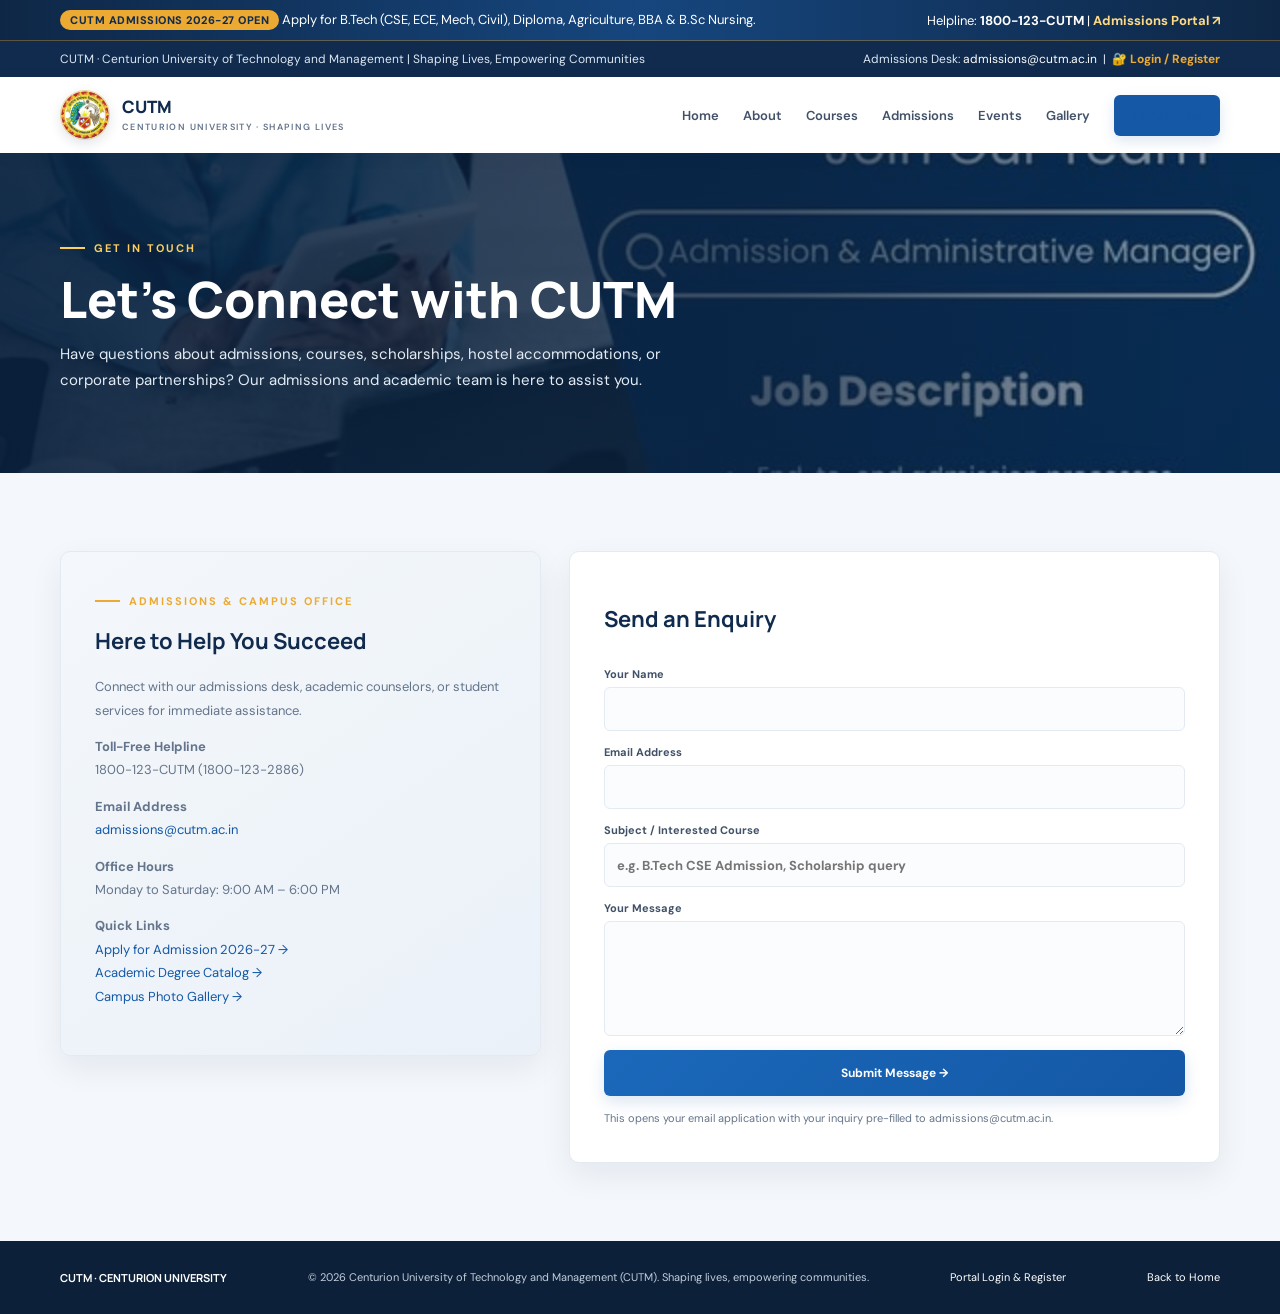
<file: frontend/contact.html>
<!DOCTYPE html>
<html lang="en">
<head>
    <meta charset="UTF-8">
    <meta name="viewport" content="width=device-width, initial-scale=1">
    <meta name="description" content="Contact CUTM - Centurion University of Technology and Management regarding admissions, courses and campus visits.">
    <title>Contact Us | CUTM</title>
    <link rel="icon" type="image/png" href="images/cutm_logo.png">
    <link rel="preconnect" href="https://fonts.googleapis.com">
    <link href="https://fonts.googleapis.com/css2?family=DM+Sans:wght@400;500;600;700&family=Manrope:wght@600;700;800&display=swap" rel="stylesheet">
    <link rel="stylesheet" href="site.css">
    <style>
        .contact-hero {
            position: relative;
            min-height: 320px;
            display: flex;
            align-items: center;
            color: #fff;
            background: linear-gradient(90deg, rgba(10,32,60,0.92) 0%, rgba(10,32,60,0.76) 60%, rgba(10,32,60,0.40) 100%),
                        url("images/cutm_photo_4.webp") center/cover;
            padding: 60px 0;
        }
    </style>
</head>
<body>
    <div class="notice-banner">
        <div class="container notice-inner">
            <span><strong class="notice-pill">CUTM Admissions 2026-27 Open</strong> Apply for B.Tech (CSE, ECE, Mech, Civil), Diploma, Agriculture, BBA &amp; B.Sc Nursing.</span>
            <span>Helpline: <strong>1800-123-CUTM</strong> | <a class="notice-link" href="admissions.html">Admissions Portal ↗</a></span>
        </div>
    </div>

    <div class="topline">
        <div class="container topline-inner">
            <span>CUTM · Centurion University of Technology and Management | Shaping Lives, Empowering Communities</span>
            <span>Admissions Desk: <a href="mailto:admissions@cutm.ac.in">admissions@cutm.ac.in</a> &nbsp;|&nbsp; <a href="login.html" style="font-weight:700;color:var(--gold);">🔐 Login / Register</a></span>
        </div>
    </div>

    <header class="site-header">
        <div class="container nav-inner">
            <a class="brand" href="index.html" aria-label="CUTM home">
                <img src="images/cutm_logo.png" alt="CUTM Logo" class="brand-logo-img">
                <span class="brand-name">CUTM<span class="brand-caption">CENTURION UNIVERSITY · SHAPING LIVES</span></span>
            </a>
            <button class="menu-toggle" id="menuToggle" aria-label="Toggle navigation" aria-expanded="false">☰</button>
            <nav class="nav-links" id="navLinks" aria-label="Main navigation">
                <a href="index.html">Home</a>
                <a href="overview.html">About</a>
                <a href="courses.html">Courses</a>
                <a href="admissions.html">Admissions</a>
                <a href="index.html#events">Events</a>
                <a href="gallery.html">Gallery</a>
                <a class="active nav-cta" href="contact.html">Contact us</a>
            </nav>
        </div>
    </header>

    <main>
        <section class="contact-hero">
            <div class="container">
                <span class="eyebrow" style="color:#ffcf5c">Get in Touch</span>
                <h1 style="max-width:760px;margin:16px 0 12px;font:800 clamp(32px, 5vw, 50px)/1.15 Manrope, sans-serif;">
                    Let's Connect with CUTM
                </h1>
                <p style="max-width:620px;color:#e3ecf5;font-size:15px;line-height:1.75;margin:0;">
                    Have questions about admissions, courses, scholarships, hostel accommodations, or corporate partnerships? Our admissions and academic team is here to assist you.
                </p>
            </div>
        </section>

        <section class="section pale">
            <div class="container contact-layout">
                <aside class="contact-details">
                    <span class="eyebrow">Admissions &amp; Campus Office</span>
                    <h2>Here to Help You Succeed</h2>
                    <p>Connect with our admissions desk, academic counselors, or student services for immediate assistance.</p>
                    
                    <p>
                        <strong>Toll-Free Helpline</strong><br>
                        1800-123-CUTM (1800-123-2886)
                    </p>
                    <p>
                        <strong>Email Address</strong><br>
                        <a href="mailto:admissions@cutm.ac.in">admissions@cutm.ac.in</a>
                    </p>
                    <p>
                        <strong>Office Hours</strong><br>
                        Monday to Saturday: 9:00 AM – 6:00 PM
                    </p>
                    <p>
                        <strong>Quick Links</strong><br>
                        <a href="admissions.html">Apply for Admission 2026-27 →</a><br>
                        <a href="courses.html">Academic Degree Catalog →</a><br>
                        <a href="gallery.html">Campus Photo Gallery →</a>
                    </p>
                </aside>

                <form class="contact-form" id="contactForm">
                    <h2>Send an Enquiry</h2>
                    <label for="contactName">Your Name<input id="contactName" name="name" autocomplete="name" required maxlength="100"></label>
                    <label for="contactEmail">Email Address<input id="contactEmail" name="email" type="email" autocomplete="email" required maxlength="254"></label>
                    <label for="contactSubject">Subject / Interested Course<input id="contactSubject" name="subject" placeholder="e.g. B.Tech CSE Admission, Scholarship query" required maxlength="140"></label>
                    <label for="contactMessage">Your Message<textarea id="contactMessage" name="message" required maxlength="3000"></textarea></label>
                    <button class="button" type="submit">Submit Message →</button>
                    <p class="muted" style="margin:0;font-size:11px;line-height:1.6">This opens your email application with your inquiry pre-filled to admissions@cutm.ac.in.</p>
                </form>
            </div>
        </section>
    </main>

    <footer class="site-footer">
        <div class="container footer-inner">
            <strong>CUTM · CENTURION UNIVERSITY</strong>
            <span>© 2026 Centurion University of Technology and Management (CUTM). Shaping lives, empowering communities.</span>
            <a href="login.html">Portal Login &amp; Register</a>
            <a href="index.html">Back to Home</a>
        </div>
    </footer>

    <script>
        const menuButton = document.getElementById("menuToggle");
        const menu = document.getElementById("navLinks");
        menuButton.addEventListener("click", () => {
            const open = menuButton.getAttribute("aria-expanded") !== "true";
            menuButton.setAttribute("aria-expanded", String(open));
            menu.classList.toggle("open", open);
        });
        document.getElementById("contactForm").addEventListener("submit", event => {
            event.preventDefault();
            const subject = encodeURIComponent(document.getElementById("contactSubject").value.trim());
            const body = encodeURIComponent(
                `Name: ${document.getElementById("contactName").value.trim()}\n` +
                `Email: ${document.getElementById("contactEmail").value.trim()}\n\n` +
                document.getElementById("contactMessage").value.trim()
            );
            window.location.href = `mailto:admissions@cutm.ac.in?subject=${subject}&body=${body}`;
        });
    </script>
</body>
</html>
</file>
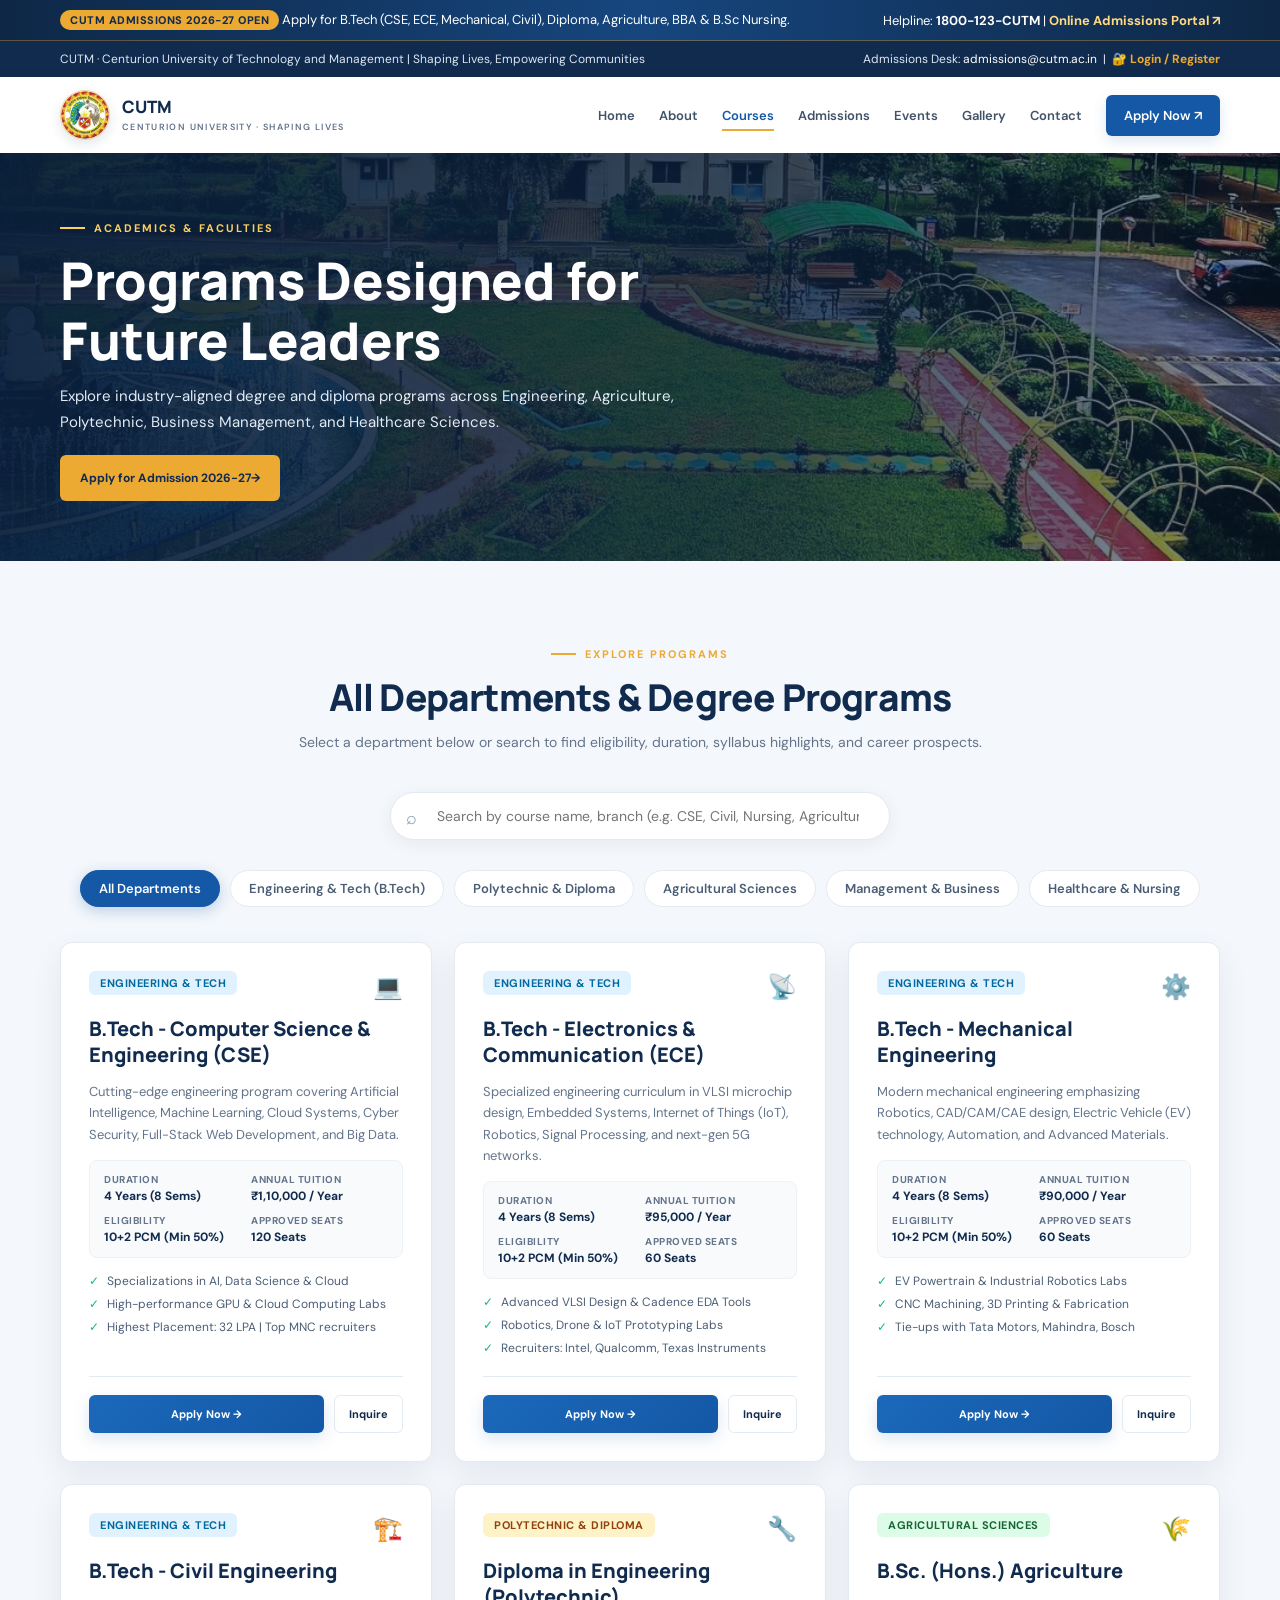
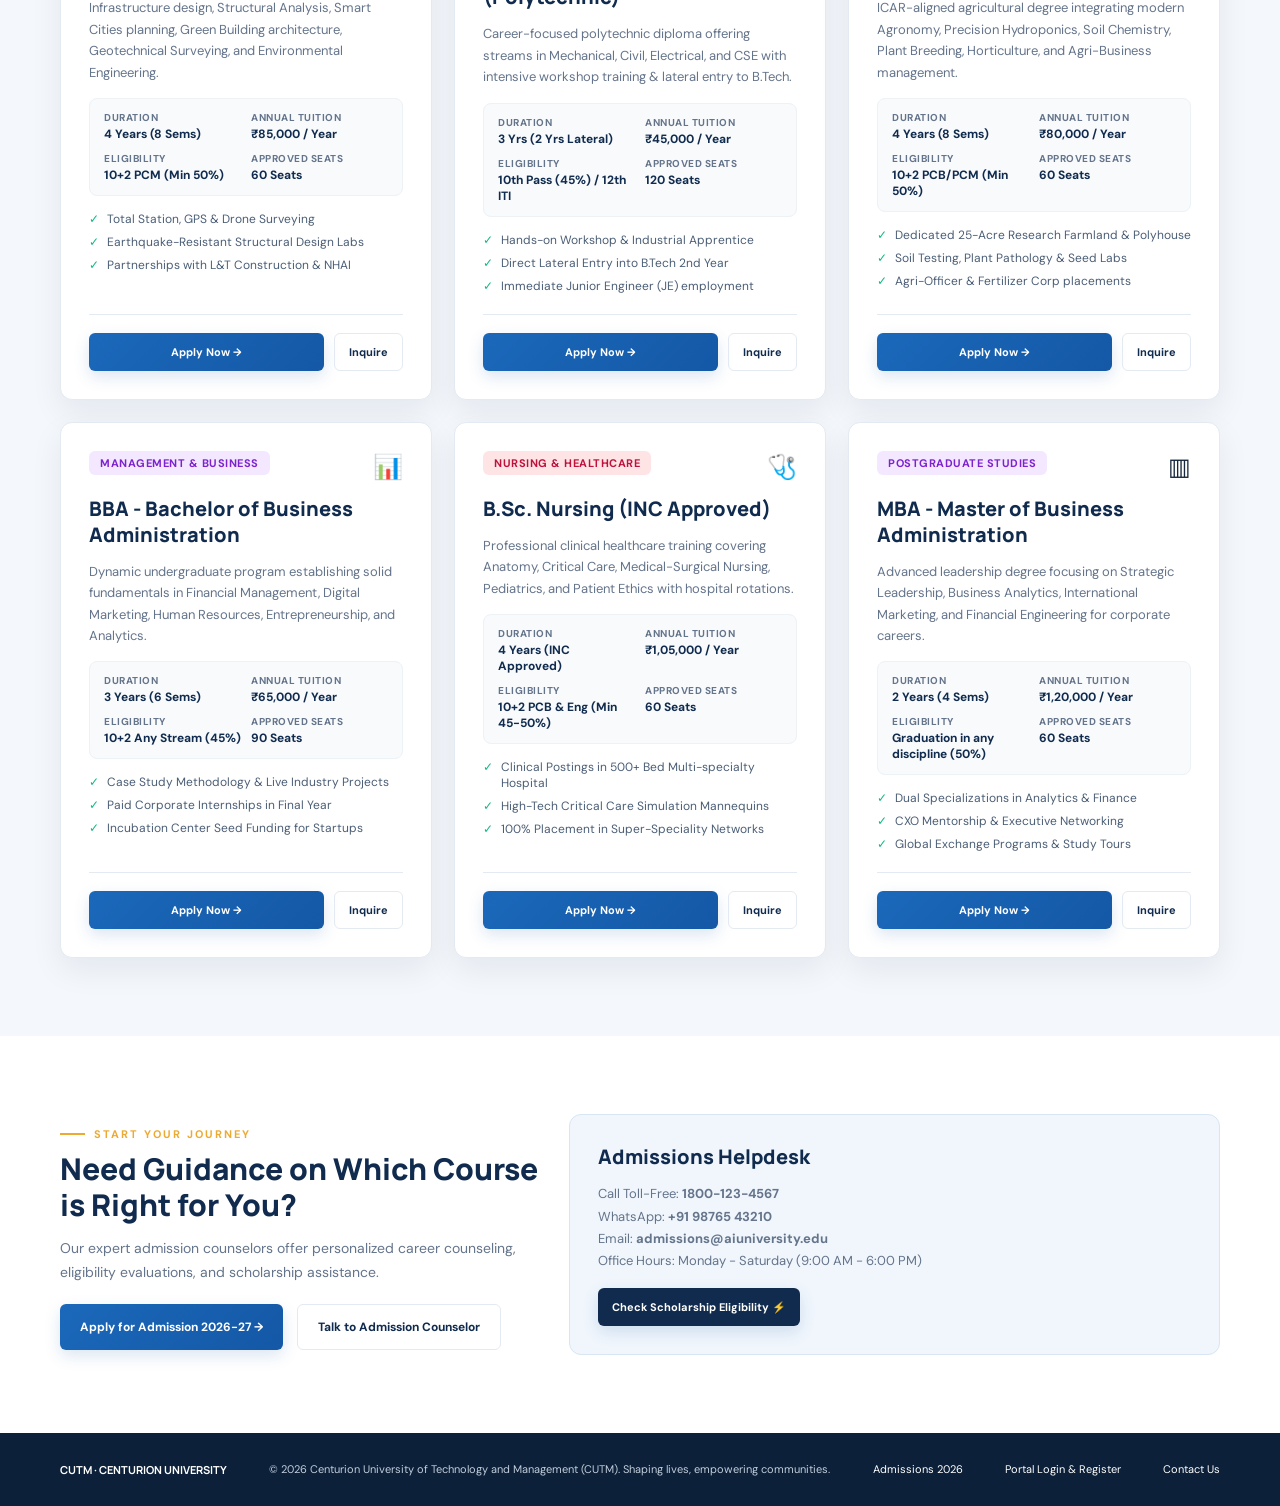
<file: frontend/courses.html>
<!DOCTYPE html>
<html lang="en">
<head>
    <meta charset="UTF-8">
    <meta name="viewport" content="width=device-width, initial-scale=1">
    <meta name="description" content="Explore academic programs at CUTM - Centurion University of Technology and Management: B.Tech (CSE, ECE, Mechanical, Civil), Diploma, B.Sc Agriculture, BBA, and B.Sc Nursing.">
    <title>Academic Courses &amp; Departments | CUTM</title>
    <link rel="icon" type="image/png" href="images/cutm_logo.png">
    <link rel="preconnect" href="https://fonts.googleapis.com">
    <link rel="preconnect" href="https://fonts.gstatic.com" crossorigin>
    <link href="https://fonts.googleapis.com/css2?family=DM+Sans:wght@400;500;600;700&family=Manrope:wght@600;700;800&display=swap" rel="stylesheet">
    <link rel="stylesheet" href="site.css">
    <style>
        .courses-hero {
            position: relative;
            min-height: 350px;
            display: flex;
            align-items: center;
            color: #fff;
            background: linear-gradient(90deg, rgba(10,32,60,0.94) 0%, rgba(10,32,60,0.80) 60%, rgba(10,32,60,0.45) 100%),
                        url("images/cutm_photo_3.webp") center/cover;
            padding: 60px 0;
        }
        .search-courses-bar {
            max-width: 500px;
            margin: 0 auto 30px;
            position: relative;
        }
        .search-courses-bar input {
            width: 100%;
            height: 48px;
            padding: 0 16px 0 46px;
            border: 1px solid var(--line);
            border-radius: 25px;
            outline: none;
            font-size: 14px;
            box-shadow: 0 4px 18px rgba(16,43,78,0.06);
        }
        .search-courses-bar input:focus {
            border-color: var(--blue);
            box-shadow: 0 0 0 3px rgba(20,88,166,0.15);
        }
        .search-icon-pos {
            position: absolute;
            left: 16px;
            top: 14px;
            color: #8393a7;
            font-size: 18px;
        }
    </style>
</head>
<body>
    <div class="notice-banner">
        <div class="container notice-inner">
            <span><strong class="notice-pill">CUTM Admissions 2026-27 Open</strong> Apply for B.Tech (CSE, ECE, Mechanical, Civil), Diploma, Agriculture, BBA &amp; B.Sc Nursing.</span>
            <span>Helpline: <strong>1800-123-CUTM</strong> | <a class="notice-link" href="admissions.html">Online Admissions Portal ↗</a></span>
        </div>
    </div>

    <div class="topline">
        <div class="container topline-inner">
            <span>CUTM · Centurion University of Technology and Management | Shaping Lives, Empowering Communities</span>
            <span>Admissions Desk: <a href="mailto:admissions@cutm.ac.in">admissions@cutm.ac.in</a> &nbsp;|&nbsp; <a href="login.html" style="font-weight:700;color:var(--gold);">🔐 Login / Register</a></span>
        </div>
    </div>

    <header class="site-header">
        <div class="container nav-inner">
            <a class="brand" href="index.html" aria-label="CUTM home">
                <img src="images/cutm_logo.png" alt="CUTM Logo" class="brand-logo-img">
                <span class="brand-name">CUTM<span class="brand-caption">CENTURION UNIVERSITY · SHAPING LIVES</span></span>
            </a>
            <button class="menu-toggle" id="menuToggle" aria-label="Toggle navigation" aria-expanded="false">☰</button>
            <nav class="nav-links" id="navLinks" aria-label="Main navigation">
                <a href="index.html">Home</a>
                <a href="overview.html">About</a>
                <a class="active" href="courses.html">Courses</a>
                <a href="admissions.html">Admissions</a>
                <a href="index.html#events">Events</a>
                <a href="gallery.html">Gallery</a>
                <a href="contact.html">Contact</a>
                <a class="nav-cta" href="admissions.html">Apply Now <span aria-hidden="true">↗</span></a>
            </nav>
        </div>
    </header>

    <main>
        <!-- Courses Hero -->
        <section class="courses-hero">
            <div class="container">
                <span class="eyebrow" style="color:#ffcf5c">Academics &amp; Faculties</span>
                <h1 style="max-width:740px;margin:16px 0 12px;font:800 clamp(34px, 5vw, 52px)/1.15 Manrope, sans-serif;">
                    Programs Designed for Future Leaders
                </h1>
                <p style="max-width:620px;color:#e3ecf5;font-size:15px;line-height:1.75;margin:0 0 20px;">
                    Explore industry-aligned degree and diploma programs across Engineering, Agriculture, Polytechnic, Business Management, and Healthcare Sciences.
                </p>
                <div>
                    <a class="button" href="admissions.html" style="background:var(--gold);color:var(--navy)">Apply for Admission 2026-27 <span aria-hidden="true">→</span></a>
                </div>
            </div>
        </section>

        <!-- Course Catalog Section -->
        <section class="section pale">
            <div class="container">
                <div class="section-heading">
                    <span class="eyebrow">Explore Programs</span>
                    <h2>All Departments &amp; Degree Programs</h2>
                    <p>Select a department below or search to find eligibility, duration, syllabus highlights, and career prospects.</p>
                </div>

                <!-- Search Bar -->
                <div class="search-courses-bar">
                    <span class="search-icon-pos" aria-hidden="true">⌕</span>
                    <input type="search" id="courseSearchInput" placeholder="Search by course name, branch (e.g. CSE, Civil, Nursing, Agriculture)..." aria-label="Search courses">
                </div>

                <!-- Department Filters -->
                <div class="filters-bar" role="group" aria-label="Filter courses by department">
                    <button class="filter-pill active" data-filter="all">All Departments</button>
                    <button class="filter-pill" data-filter="engineering">Engineering &amp; Tech (B.Tech)</button>
                    <button class="filter-pill" data-filter="diploma">Polytechnic &amp; Diploma</button>
                    <button class="filter-pill" data-filter="agriculture">Agricultural Sciences</button>
                    <button class="filter-pill" data-filter="management">Management &amp; Business</button>
                    <button class="filter-pill" data-filter="nursing">Healthcare &amp; Nursing</button>
                </div>

                <!-- Courses Grid -->
                <div class="card-grid" id="courseGrid">
                    <!-- 1. B.Tech CSE -->
                    <article class="course-card" data-category="engineering" data-keywords="btech cse computer science engineering ai artificial intelligence machine learning software dev coding">
                        <div>
                            <div class="course-card-top">
                                <span class="dept-badge engineering">Engineering &amp; Tech</span>
                                <span style="font-size:24px">💻</span>
                            </div>
                            <h3>B.Tech - Computer Science &amp; Engineering (CSE)</h3>
                            <p style="color:var(--muted);font-size:13px;line-height:1.65;margin-bottom:14px;">
                                Cutting-edge engineering program covering Artificial Intelligence, Machine Learning, Cloud Systems, Cyber Security, Full-Stack Web Development, and Big Data.
                            </p>
                            <div class="course-meta-grid">
                                <div class="course-meta-item">
                                    <strong>Duration</strong>
                                    <span>4 Years (8 Sems)</span>
                                </div>
                                <div class="course-meta-item">
                                    <strong>Annual Tuition</strong>
                                    <span>₹1,10,000 / Year</span>
                                </div>
                                <div class="course-meta-item">
                                    <strong>Eligibility</strong>
                                    <span>10+2 PCM (Min 50%)</span>
                                </div>
                                <div class="course-meta-item">
                                    <strong>Approved Seats</strong>
                                    <span>120 Seats</span>
                                </div>
                            </div>
                            <ul class="course-highlights">
                                <li>Specializations in AI, Data Science &amp; Cloud</li>
                                <li>High-performance GPU &amp; Cloud Computing Labs</li>
                                <li>Highest Placement: 32 LPA | Top MNC recruiters</li>
                            </ul>
                        </div>
                        <div class="course-card-actions">
                            <a class="button btn-sm" href="admissions.html?course=cse" style="flex:1">Apply Now →</a>
                            <a class="button btn-sm btn-outline" href="contact.html">Inquire</a>
                        </div>
                    </article>

                    <!-- 2. B.Tech ECE -->
                    <article class="course-card" data-category="engineering" data-keywords="btech ece electronics communication engineering vlsi embedded systems iot robotics 5g telecom">
                        <div>
                            <div class="course-card-top">
                                <span class="dept-badge engineering">Engineering &amp; Tech</span>
                                <span style="font-size:24px">📡</span>
                            </div>
                            <h3>B.Tech - Electronics &amp; Communication (ECE)</h3>
                            <p style="color:var(--muted);font-size:13px;line-height:1.65;margin-bottom:14px;">
                                Specialized engineering curriculum in VLSI microchip design, Embedded Systems, Internet of Things (IoT), Robotics, Signal Processing, and next-gen 5G networks.
                            </p>
                            <div class="course-meta-grid">
                                <div class="course-meta-item">
                                    <strong>Duration</strong>
                                    <span>4 Years (8 Sems)</span>
                                </div>
                                <div class="course-meta-item">
                                    <strong>Annual Tuition</strong>
                                    <span>₹95,000 / Year</span>
                                </div>
                                <div class="course-meta-item">
                                    <strong>Eligibility</strong>
                                    <span>10+2 PCM (Min 50%)</span>
                                </div>
                                <div class="course-meta-item">
                                    <strong>Approved Seats</strong>
                                    <span>60 Seats</span>
                                </div>
                            </div>
                            <ul class="course-highlights">
                                <li>Advanced VLSI Design &amp; Cadence EDA Tools</li>
                                <li>Robotics, Drone &amp; IoT Prototyping Labs</li>
                                <li>Recruiters: Intel, Qualcomm, Texas Instruments</li>
                            </ul>
                        </div>
                        <div class="course-card-actions">
                            <a class="button btn-sm" href="admissions.html?course=ece" style="flex:1">Apply Now →</a>
                            <a class="button btn-sm btn-outline" href="contact.html">Inquire</a>
                        </div>
                    </article>

                    <!-- 3. B.Tech Mechanical -->
                    <article class="course-card" data-category="engineering" data-keywords="btech mechanical machnical engineering cad cam robotics ev electric vehicle automotive manufacturing">
                        <div>
                            <div class="course-card-top">
                                <span class="dept-badge engineering">Engineering &amp; Tech</span>
                                <span style="font-size:24px">⚙️</span>
                            </div>
                            <h3>B.Tech - Mechanical Engineering</h3>
                            <p style="color:var(--muted);font-size:13px;line-height:1.65;margin-bottom:14px;">
                                Modern mechanical engineering emphasizing Robotics, CAD/CAM/CAE design, Electric Vehicle (EV) technology, Automation, and Advanced Materials.
                            </p>
                            <div class="course-meta-grid">
                                <div class="course-meta-item">
                                    <strong>Duration</strong>
                                    <span>4 Years (8 Sems)</span>
                                </div>
                                <div class="course-meta-item">
                                    <strong>Annual Tuition</strong>
                                    <span>₹90,000 / Year</span>
                                </div>
                                <div class="course-meta-item">
                                    <strong>Eligibility</strong>
                                    <span>10+2 PCM (Min 50%)</span>
                                </div>
                                <div class="course-meta-item">
                                    <strong>Approved Seats</strong>
                                    <span>60 Seats</span>
                                </div>
                            </div>
                            <ul class="course-highlights">
                                <li>EV Powertrain &amp; Industrial Robotics Labs</li>
                                <li>CNC Machining, 3D Printing &amp; Fabrication</li>
                                <li>Tie-ups with Tata Motors, Mahindra, Bosch</li>
                            </ul>
                        </div>
                        <div class="course-card-actions">
                            <a class="button btn-sm" href="admissions.html?course=mechanical" style="flex:1">Apply Now →</a>
                            <a class="button btn-sm btn-outline" href="contact.html">Inquire</a>
                        </div>
                    </article>

                    <!-- 4. B.Tech Civil -->
                    <article class="course-card" data-category="engineering" data-keywords="btech civil engineering structural smart cities building surveying gis infrastructure construction">
                        <div>
                            <div class="course-card-top">
                                <span class="dept-badge engineering">Engineering &amp; Tech</span>
                                <span style="font-size:24px">🏗️</span>
                            </div>
                            <h3>B.Tech - Civil Engineering</h3>
                            <p style="color:var(--muted);font-size:13px;line-height:1.65;margin-bottom:14px;">
                                Infrastructure design, Structural Analysis, Smart Cities planning, Green Building architecture, Geotechnical Surveying, and Environmental Engineering.
                            </p>
                            <div class="course-meta-grid">
                                <div class="course-meta-item">
                                    <strong>Duration</strong>
                                    <span>4 Years (8 Sems)</span>
                                </div>
                                <div class="course-meta-item">
                                    <strong>Annual Tuition</strong>
                                    <span>₹85,000 / Year</span>
                                </div>
                                <div class="course-meta-item">
                                    <strong>Eligibility</strong>
                                    <span>10+2 PCM (Min 50%)</span>
                                </div>
                                <div class="course-meta-item">
                                    <strong>Approved Seats</strong>
                                    <span>60 Seats</span>
                                </div>
                            </div>
                            <ul class="course-highlights">
                                <li>Total Station, GPS &amp; Drone Surveying</li>
                                <li>Earthquake-Resistant Structural Design Labs</li>
                                <li>Partnerships with L&amp;T Construction &amp; NHAI</li>
                            </ul>
                        </div>
                        <div class="course-card-actions">
                            <a class="button btn-sm" href="admissions.html?course=civil" style="flex:1">Apply Now →</a>
                            <a class="button btn-sm btn-outline" href="contact.html">Inquire</a>
                        </div>
                    </article>

                    <!-- 5. Diploma Polytechnic -->
                    <article class="course-card" data-category="diploma" data-keywords="diploma polytechnic technical 10th lateral entry mechanical civil electrical cse workshop">
                        <div>
                            <div class="course-card-top">
                                <span class="dept-badge diploma">Polytechnic &amp; Diploma</span>
                                <span style="font-size:24px">🔧</span>
                            </div>
                            <h3>Diploma in Engineering (Polytechnic)</h3>
                            <p style="color:var(--muted);font-size:13px;line-height:1.65;margin-bottom:14px;">
                                Career-focused polytechnic diploma offering streams in Mechanical, Civil, Electrical, and CSE with intensive workshop training &amp; lateral entry to B.Tech.
                            </p>
                            <div class="course-meta-grid">
                                <div class="course-meta-item">
                                    <strong>Duration</strong>
                                    <span>3 Yrs (2 Yrs Lateral)</span>
                                </div>
                                <div class="course-meta-item">
                                    <strong>Annual Tuition</strong>
                                    <span>₹45,000 / Year</span>
                                </div>
                                <div class="course-meta-item">
                                    <strong>Eligibility</strong>
                                    <span>10th Pass (45%) / 12th ITI</span>
                                </div>
                                <div class="course-meta-item">
                                    <strong>Approved Seats</strong>
                                    <span>120 Seats</span>
                                </div>
                            </div>
                            <ul class="course-highlights">
                                <li>Hands-on Workshop &amp; Industrial Apprentice</li>
                                <li>Direct Lateral Entry into B.Tech 2nd Year</li>
                                <li>Immediate Junior Engineer (JE) employment</li>
                            </ul>
                        </div>
                        <div class="course-card-actions">
                            <a class="button btn-sm" href="admissions.html?course=diploma" style="flex:1">Apply Now →</a>
                            <a class="button btn-sm btn-outline" href="contact.html">Inquire</a>
                        </div>
                    </article>

                    <!-- 6. B.Sc Agriculture -->
                    <article class="course-card" data-category="agriculture" data-keywords="bsc agriculture agriculure hons farming agronomy soil science horticulture botany crop agri tech">
                        <div>
                            <div class="course-card-top">
                                <span class="dept-badge agriculture">Agricultural Sciences</span>
                                <span style="font-size:24px">🌾</span>
                            </div>
                            <h3>B.Sc. (Hons.) Agriculture</h3>
                            <p style="color:var(--muted);font-size:13px;line-height:1.65;margin-bottom:14px;">
                                ICAR-aligned agricultural degree integrating modern Agronomy, Precision Hydroponics, Soil Chemistry, Plant Breeding, Horticulture, and Agri-Business management.
                            </p>
                            <div class="course-meta-grid">
                                <div class="course-meta-item">
                                    <strong>Duration</strong>
                                    <span>4 Years (8 Sems)</span>
                                </div>
                                <div class="course-meta-item">
                                    <strong>Annual Tuition</strong>
                                    <span>₹80,000 / Year</span>
                                </div>
                                <div class="course-meta-item">
                                    <strong>Eligibility</strong>
                                    <span>10+2 PCB/PCM (Min 50%)</span>
                                </div>
                                <div class="course-meta-item">
                                    <strong>Approved Seats</strong>
                                    <span>60 Seats</span>
                                </div>
                            </div>
                            <ul class="course-highlights">
                                <li>Dedicated 25-Acre Research Farmland &amp; Polyhouse</li>
                                <li>Soil Testing, Plant Pathology &amp; Seed Labs</li>
                                <li>Agri-Officer &amp; Fertilizer Corp placements</li>
                            </ul>
                        </div>
                        <div class="course-card-actions">
                            <a class="button btn-sm" href="admissions.html?course=agriculture" style="flex:1">Apply Now →</a>
                            <a class="button btn-sm btn-outline" href="contact.html">Inquire</a>
                        </div>
                    </article>

                    <!-- 7. BBA -->
                    <article class="course-card" data-category="management" data-keywords="bba bachelor business administration management finance marketing hr commerce leadership">
                        <div>
                            <div class="course-card-top">
                                <span class="dept-badge management">Management &amp; Business</span>
                                <span style="font-size:24px">📊</span>
                            </div>
                            <h3>BBA - Bachelor of Business Administration</h3>
                            <p style="color:var(--muted);font-size:13px;line-height:1.65;margin-bottom:14px;">
                                Dynamic undergraduate program establishing solid fundamentals in Financial Management, Digital Marketing, Human Resources, Entrepreneurship, and Analytics.
                            </p>
                            <div class="course-meta-grid">
                                <div class="course-meta-item">
                                    <strong>Duration</strong>
                                    <span>3 Years (6 Sems)</span>
                                </div>
                                <div class="course-meta-item">
                                    <strong>Annual Tuition</strong>
                                    <span>₹65,000 / Year</span>
                                </div>
                                <div class="course-meta-item">
                                    <strong>Eligibility</strong>
                                    <span>10+2 Any Stream (45%)</span>
                                </div>
                                <div class="course-meta-item">
                                    <strong>Approved Seats</strong>
                                    <span>90 Seats</span>
                                </div>
                            </div>
                            <ul class="course-highlights">
                                <li>Case Study Methodology &amp; Live Industry Projects</li>
                                <li>Paid Corporate Internships in Final Year</li>
                                <li>Incubation Center Seed Funding for Startups</li>
                            </ul>
                        </div>
                        <div class="course-card-actions">
                            <a class="button btn-sm" href="admissions.html?course=bba" style="flex:1">Apply Now →</a>
                            <a class="button btn-sm btn-outline" href="contact.html">Inquire</a>
                        </div>
                    </article>

                    <!-- 8. B.Sc Nursing -->
                    <article class="course-card" data-category="nursing" data-keywords="bsc nursing medical healthcare clinic hospital doctor health biology patient care">
                        <div>
                            <div class="course-card-top">
                                <span class="dept-badge nursing">Nursing &amp; Healthcare</span>
                                <span style="font-size:24px">🩺</span>
                            </div>
                            <h3>B.Sc. Nursing (INC Approved)</h3>
                            <p style="color:var(--muted);font-size:13px;line-height:1.65;margin-bottom:14px;">
                                Professional clinical healthcare training covering Anatomy, Critical Care, Medical-Surgical Nursing, Pediatrics, and Patient Ethics with hospital rotations.
                            </p>
                            <div class="course-meta-grid">
                                <div class="course-meta-item">
                                    <strong>Duration</strong>
                                    <span>4 Years (INC Approved)</span>
                                </div>
                                <div class="course-meta-item">
                                    <strong>Annual Tuition</strong>
                                    <span>₹1,05,000 / Year</span>
                                </div>
                                <div class="course-meta-item">
                                    <strong>Eligibility</strong>
                                    <span>10+2 PCB &amp; Eng (Min 45-50%)</span>
                                </div>
                                <div class="course-meta-item">
                                    <strong>Approved Seats</strong>
                                    <span>60 Seats</span>
                                </div>
                            </div>
                            <ul class="course-highlights">
                                <li>Clinical Postings in 500+ Bed Multi-specialty Hospital</li>
                                <li>High-Tech Critical Care Simulation Mannequins</li>
                                <li>100% Placement in Super-Speciality Networks</li>
                            </ul>
                        </div>
                        <div class="course-card-actions">
                            <a class="button btn-sm" href="admissions.html?course=nursing" style="flex:1">Apply Now →</a>
                            <a class="button btn-sm btn-outline" href="contact.html">Inquire</a>
                        </div>
                    </article>

                    <!-- 9. MBA -->
                    <article class="course-card" data-category="management" data-keywords="mba master business administration post graduate pg management finance marketing analytics">
                        <div>
                            <div class="course-card-top">
                                <span class="dept-badge management">Postgraduate Studies</span>
                                <span style="font-size:24px">▥</span>
                            </div>
                            <h3>MBA - Master of Business Administration</h3>
                            <p style="color:var(--muted);font-size:13px;line-height:1.65;margin-bottom:14px;">
                                Advanced leadership degree focusing on Strategic Leadership, Business Analytics, International Marketing, and Financial Engineering for corporate careers.
                            </p>
                            <div class="course-meta-grid">
                                <div class="course-meta-item">
                                    <strong>Duration</strong>
                                    <span>2 Years (4 Sems)</span>
                                </div>
                                <div class="course-meta-item">
                                    <strong>Annual Tuition</strong>
                                    <span>₹1,20,000 / Year</span>
                                </div>
                                <div class="course-meta-item">
                                    <strong>Eligibility</strong>
                                    <span>Graduation in any discipline (50%)</span>
                                </div>
                                <div class="course-meta-item">
                                    <strong>Approved Seats</strong>
                                    <span>60 Seats</span>
                                </div>
                            </div>
                            <ul class="course-highlights">
                                <li>Dual Specializations in Analytics &amp; Finance</li>
                                <li>CXO Mentorship &amp; Executive Networking</li>
                                <li>Global Exchange Programs &amp; Study Tours</li>
                            </ul>
                        </div>
                        <div class="course-card-actions">
                            <a class="button btn-sm" href="admissions.html?course=mba" style="flex:1">Apply Now →</a>
                            <a class="button btn-sm btn-outline" href="contact.html">Inquire</a>
                        </div>
                    </article>
                </div>
            </div>
        </section>

        <!-- CTA Section -->
        <section class="section" style="background:#fff;">
            <div class="container">
                <div class="contact-layout" style="align-items:center;">
                    <div>
                        <span class="eyebrow">Start your journey</span>
                        <h2 style="font:800 30px/1.2 Manrope, sans-serif;color:var(--navy);margin:10px 0 14px;">
                            Need Guidance on Which Course is Right for You?
                        </h2>
                        <p style="color:var(--muted);font-size:14px;line-height:1.7;margin:0 0 20px;">
                            Our expert admission counselors offer personalized career counseling, eligibility evaluations, and scholarship assistance.
                        </p>
                        <div style="display:flex;gap:14px;flex-wrap:wrap;">
                            <a class="button" href="admissions.html">Apply for Admission 2026-27 →</a>
                            <a class="button btn-outline" href="contact.html">Talk to Admission Counselor</a>
                        </div>
                    </div>
                    <div style="padding:28px;border-radius:12px;background:#f0f6fc;border:1px solid #d8e5f2;">
                        <h3 style="margin:0 0 10px;color:var(--navy);font:800 20px Manrope, sans-serif;">Admissions Helpdesk</h3>
                        <p style="color:var(--muted);font-size:13px;line-height:1.7;margin-bottom:16px;">
                            Call Toll-Free: <strong>1800-123-4567</strong><br>
                            WhatsApp: <strong>+91 98765 43210</strong><br>
                            Email: <strong>admissions@aiuniversity.edu</strong><br>
                            Office Hours: Monday - Saturday (9:00 AM - 6:00 PM)
                        </p>
                        <a class="button btn-sm" href="admissions.html#calculator" style="background:var(--navy)">Check Scholarship Eligibility ⚡</a>
                    </div>
                </div>
            </div>
        </section>
    </main>

    <footer class="site-footer">
        <div class="container footer-inner">
            <strong>CUTM · CENTURION UNIVERSITY</strong>
            <span>© 2026 Centurion University of Technology and Management (CUTM). Shaping lives, empowering communities.</span>
            <a href="admissions.html">Admissions 2026</a>
            <a href="login.html">Portal Login &amp; Register</a>
            <a href="contact.html">Contact Us</a>
        </div>
    </footer>

    <script>
        // Mobile Navigation Toggle
        const menuButton = document.getElementById("menuToggle");
        const menu = document.getElementById("navLinks");
        menuButton.addEventListener("click", () => {
            const open = menuButton.getAttribute("aria-expanded") !== "true";
            menuButton.setAttribute("aria-expanded", String(open));
            menu.classList.toggle("open", open);
        });

        // Search & Filter Logic
        const searchInput = document.getElementById("courseSearchInput");
        const filterPills = document.querySelectorAll(".filter-pill");
        const courseCards = document.querySelectorAll(".course-card");
        let activeFilter = "all";

        function filterCourses() {
            const query = searchInput.value.trim().toLowerCase();

            courseCards.forEach(card => {
                const category = card.dataset.category;
                const keywords = (card.dataset.keywords || "").toLowerCase();
                const cardText = card.textContent.toLowerCase();

                const matchesFilter = (activeFilter === "all") || (category === activeFilter);
                const matchesQuery = !query || cardText.includes(query) || keywords.includes(query);

                if (matchesFilter && matchesQuery) {
                    card.style.display = "flex";
                } else {
                    card.style.display = "none";
                }
            });
        }

        filterPills.forEach(pill => {
            pill.addEventListener("click", () => {
                filterPills.forEach(p => p.classList.remove("active"));
                pill.classList.add("active");
                activeFilter = pill.dataset.filter;
                filterCourses();
            });
        });

        searchInput.addEventListener("input", filterCourses);
    </script>
</body>
</html>
</file>
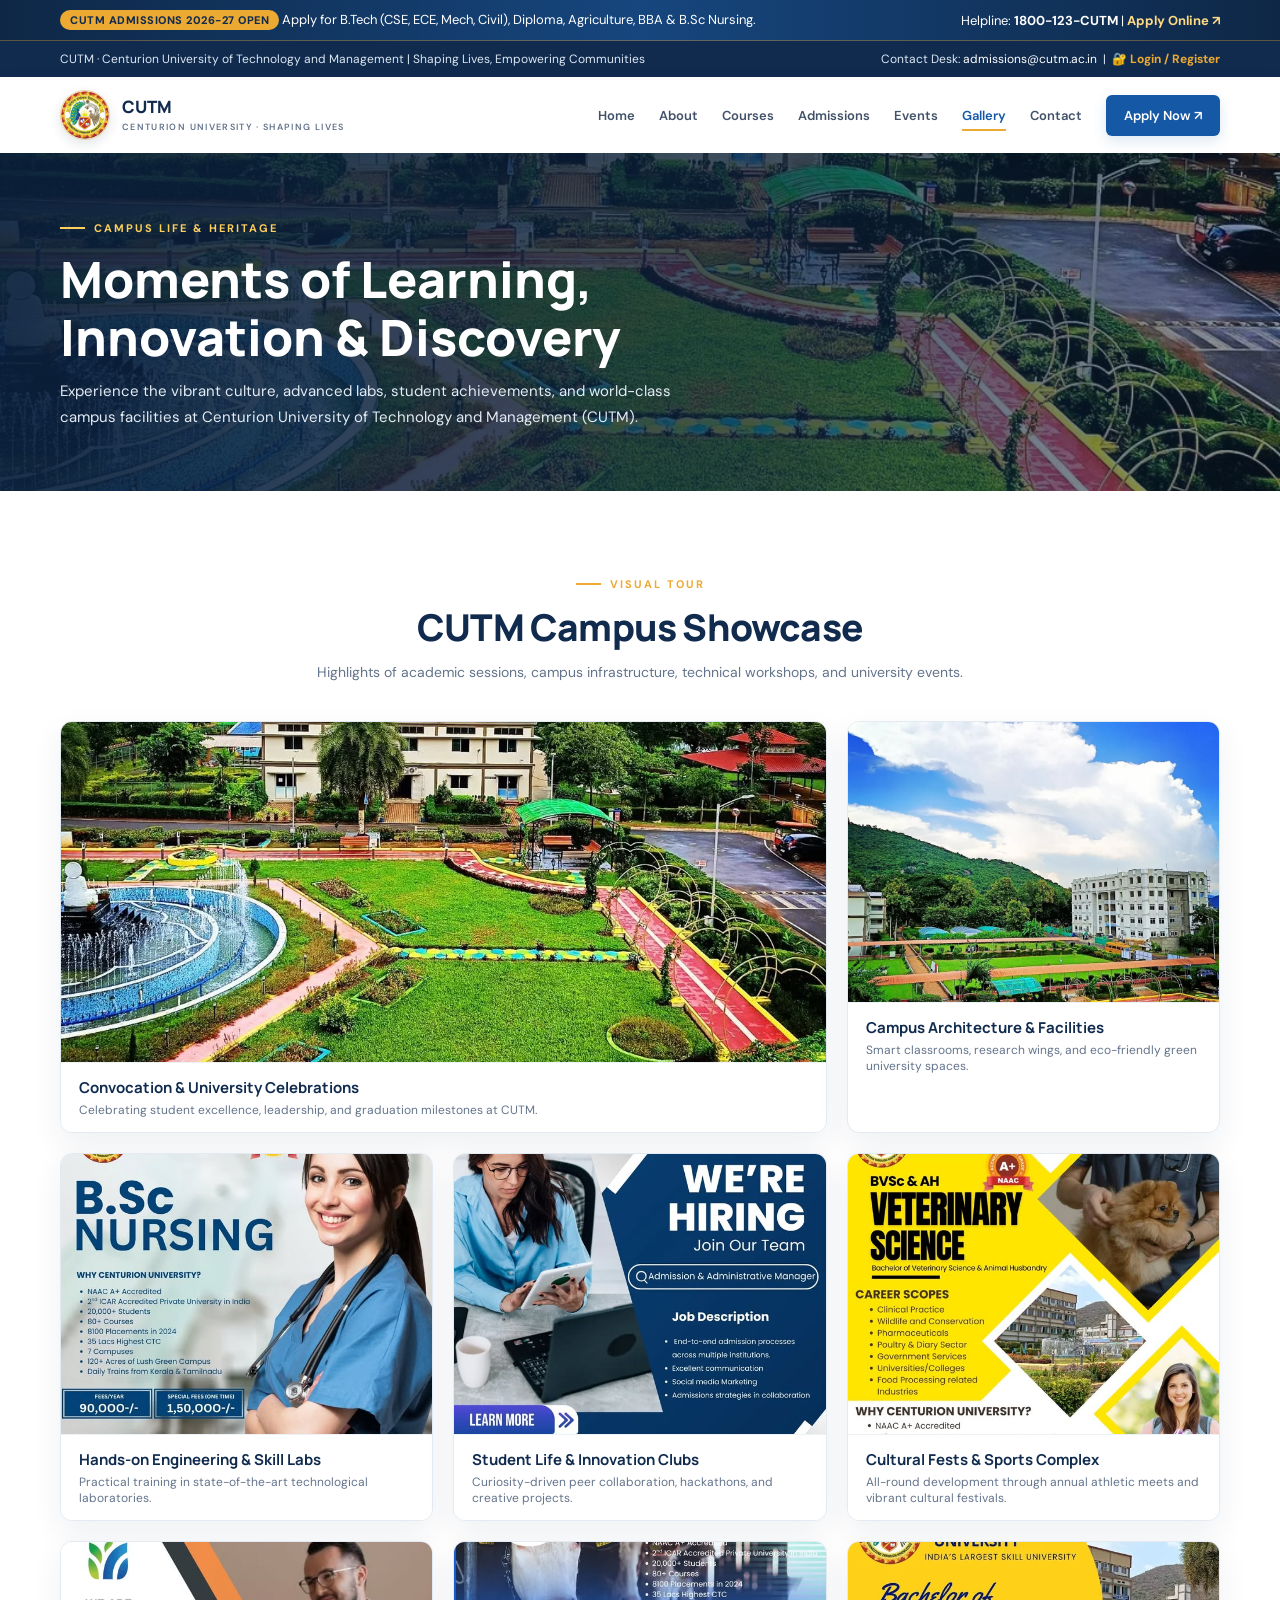
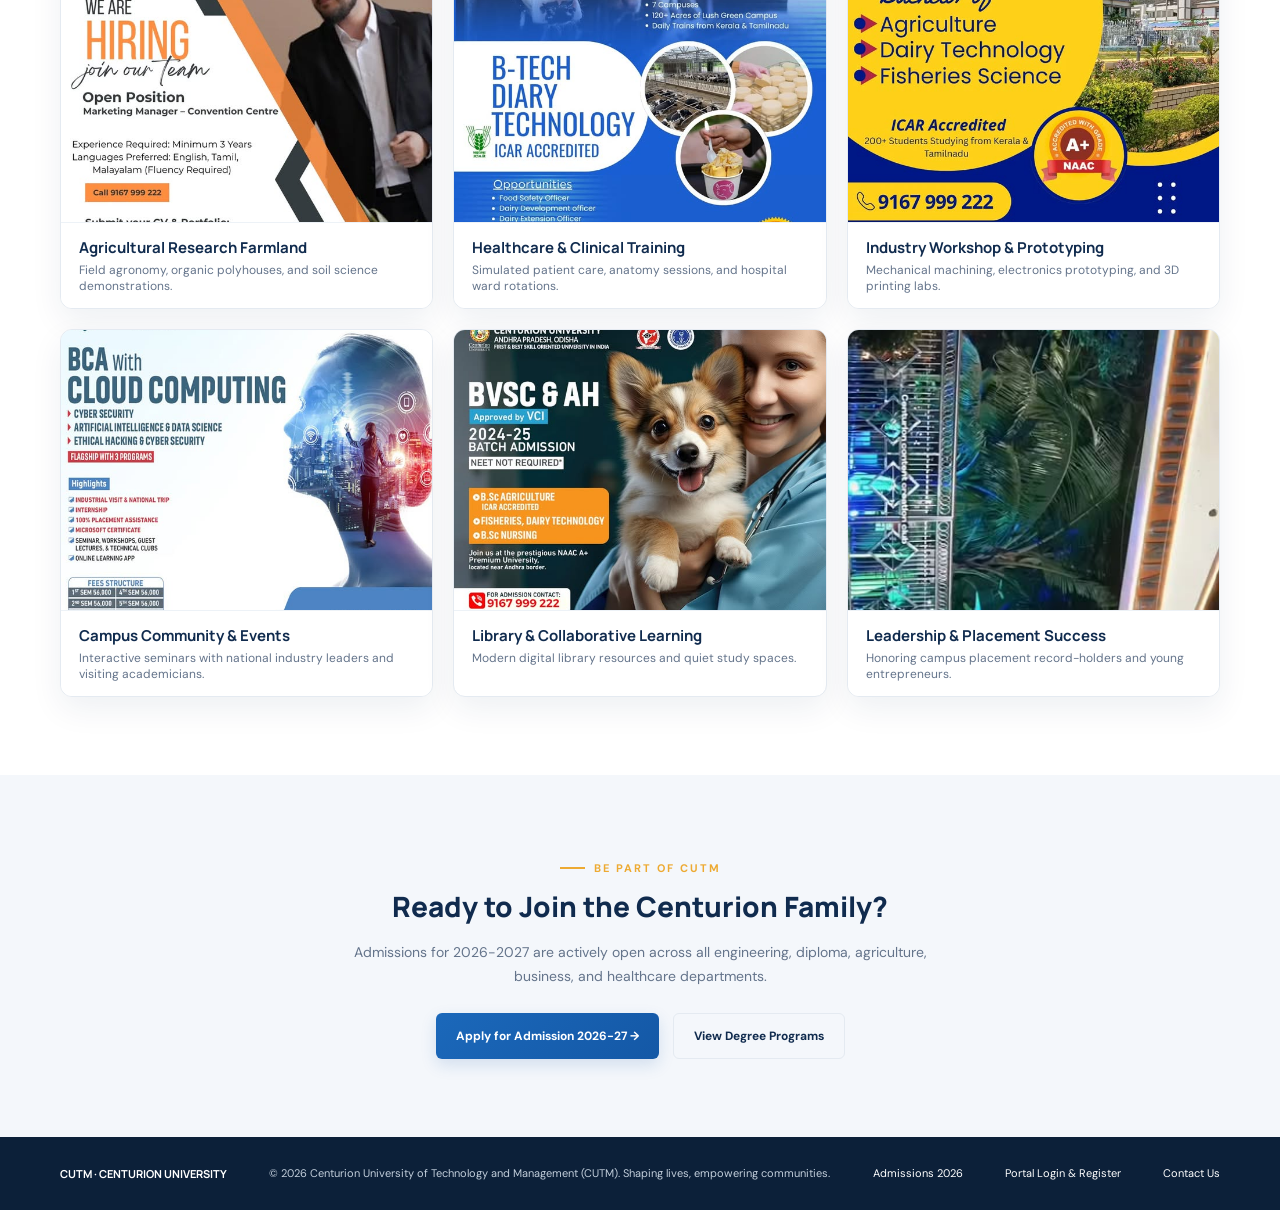
<file: frontend/gallery.html>
<!DOCTYPE html>
<html lang="en">
<head>
    <meta charset="UTF-8">
    <meta name="viewport" content="width=device-width, initial-scale=1">
    <meta name="description" content="Campus life, workshops, events, and student moments at CUTM - Centurion University of Technology and Management.">
    <title>Campus Gallery | CUTM</title>
    <link rel="icon" type="image/png" href="images/cutm_logo.png">
    <link rel="preconnect" href="https://fonts.googleapis.com">
    <link href="https://fonts.googleapis.com/css2?family=DM+Sans:wght@400;500;600;700&family=Manrope:wght@600;700;800&display=swap" rel="stylesheet">
    <link rel="stylesheet" href="site.css">
    <style>
        .gallery-hero {
            position: relative;
            min-height: 320px;
            display: flex;
            align-items: center;
            color: #fff;
            background: linear-gradient(90deg, rgba(10,32,60,0.92) 0%, rgba(10,32,60,0.75) 60%, rgba(10,32,60,0.40) 100%),
                        url("images/cutm_photo_3.webp") center/cover;
            padding: 60px 0;
        }
        .gallery-showcase {
            display: grid;
            grid-template-columns: repeat(3, minmax(0, 1fr));
            gap: 20px;
        }
        .gallery-card {
            position: relative;
            overflow: hidden;
            border-radius: 12px;
            box-shadow: var(--shadow-card);
            border: 1px solid var(--line);
            background: #fff;
            transition: transform .25s ease, box-shadow .25s ease;
        }
        .gallery-card:hover {
            transform: translateY(-5px);
            box-shadow: var(--shadow-hover);
        }
        .gallery-card.featured {
            grid-column: span 2;
        }
        .gallery-card img {
            width: 100%;
            height: 280px;
            object-fit: cover;
            display: block;
            transition: transform .35s ease;
        }
        .gallery-card.featured img {
            height: 340px;
        }
        .gallery-card:hover img {
            transform: scale(1.04);
        }
        .gallery-card-caption {
            padding: 14px 18px;
            background: #fff;
            border-top: 1px solid #edf2f7;
        }
        .gallery-card-caption h4 {
            margin: 0 0 4px;
            color: var(--navy);
            font: 700 15px Manrope, sans-serif;
        }
        .gallery-card-caption p {
            margin: 0;
            color: var(--muted);
            font-size: 12px;
        }
        @media (max-width: 850px) {
            .gallery-showcase { grid-template-columns: repeat(2, 1fr); }
            .gallery-card.featured { grid-column: span 2; }
        }
        @media (max-width: 580px) {
            .gallery-showcase { grid-template-columns: 1fr; }
            .gallery-card.featured { grid-column: auto; }
            .gallery-card img, .gallery-card.featured img { height: 230px; }
        }
    </style>
</head>
<body>
    <div class="notice-banner">
        <div class="container notice-inner">
            <span><strong class="notice-pill">CUTM Admissions 2026-27 Open</strong> Apply for B.Tech (CSE, ECE, Mech, Civil), Diploma, Agriculture, BBA &amp; B.Sc Nursing.</span>
            <span>Helpline: <strong>1800-123-CUTM</strong> | <a class="notice-link" href="admissions.html">Apply Online ↗</a></span>
        </div>
    </div>

    <div class="topline">
        <div class="container topline-inner">
            <span>CUTM · Centurion University of Technology and Management | Shaping Lives, Empowering Communities</span>
            <span>Contact Desk: <a href="mailto:admissions@cutm.ac.in">admissions@cutm.ac.in</a> &nbsp;|&nbsp; <a href="login.html" style="font-weight:700;color:var(--gold);">🔐 Login / Register</a></span>
        </div>
    </div>

    <header class="site-header">
        <div class="container nav-inner">
            <a class="brand" href="index.html" aria-label="CUTM home">
                <img src="images/cutm_logo.png" alt="CUTM Logo" class="brand-logo-img">
                <span class="brand-name">CUTM<span class="brand-caption">CENTURION UNIVERSITY · SHAPING LIVES</span></span>
            </a>
            <button class="menu-toggle" id="menuToggle" aria-label="Toggle navigation" aria-expanded="false">☰</button>
            <nav class="nav-links" id="navLinks" aria-label="Main navigation">
                <a href="index.html">Home</a>
                <a href="overview.html">About</a>
                <a href="courses.html">Courses</a>
                <a href="admissions.html">Admissions</a>
                <a href="index.html#events">Events</a>
                <a class="active" href="gallery.html">Gallery</a>
                <a href="contact.html">Contact</a>
                <a class="nav-cta" href="admissions.html">Apply Now <span aria-hidden="true">↗</span></a>
            </nav>
        </div>
    </header>

    <main>
        <section class="gallery-hero">
            <div class="container">
                <span class="eyebrow" style="color:#ffcf5c">Campus Life &amp; Heritage</span>
                <h1 style="max-width:760px;margin:16px 0 12px;font:800 clamp(32px, 5vw, 50px)/1.15 Manrope, sans-serif;">
                    Moments of Learning, Innovation &amp; Discovery
                </h1>
                <p style="max-width:620px;color:#e3ecf5;font-size:15px;line-height:1.75;margin:0;">
                    Experience the vibrant culture, advanced labs, student achievements, and world-class campus facilities at Centurion University of Technology and Management (CUTM).
                </p>
            </div>
        </section>

        <section class="section">
            <div class="container">
                <div class="section-heading">
                    <span class="eyebrow">Visual Tour</span>
                    <h2>CUTM Campus Showcase</h2>
                    <p>Highlights of academic sessions, campus infrastructure, technical workshops, and university events.</p>
                </div>

                <div class="gallery-showcase">
                    <!-- Photo 3: Featured -->
                    <div class="gallery-card featured">
                        <img src="images/cutm_photo_3.webp" alt="CUTM Campus Event and Student Gathering" loading="lazy">
                        <div class="gallery-card-caption">
                            <h4>Convocation &amp; University Celebrations</h4>
                            <p>Celebrating student excellence, leadership, and graduation milestones at CUTM.</p>
                        </div>
                    </div>

                    <!-- Photo 5 -->
                    <div class="gallery-card">
                        <img src="images/cutm_photo_5.webp" alt="CUTM Modern Campus Infrastructure" loading="lazy">
                        <div class="gallery-card-caption">
                            <h4>Campus Architecture &amp; Facilities</h4>
                            <p>Smart classrooms, research wings, and eco-friendly green university spaces.</p>
                        </div>
                    </div>

                    <!-- Photo 1 -->
                    <div class="gallery-card">
                        <img src="images/cutm_photo_1.webp" alt="CUTM High-Tech Labs and Practice" loading="lazy">
                        <div class="gallery-card-caption">
                            <h4>Hands-on Engineering &amp; Skill Labs</h4>
                            <p>Practical training in state-of-the-art technological laboratories.</p>
                        </div>
                    </div>

                    <!-- Photo 4 -->
                    <div class="gallery-card">
                        <img src="images/cutm_photo_4.webp" alt="CUTM Student Collaborations" loading="lazy">
                        <div class="gallery-card-caption">
                            <h4>Student Life &amp; Innovation Clubs</h4>
                            <p>Curiosity-driven peer collaboration, hackathons, and creative projects.</p>
                        </div>
                    </div>

                    <!-- Photo 6 -->
                    <div class="gallery-card">
                        <img src="images/cutm_photo_6.webp" alt="CUTM Cultural & Sports Activities" loading="lazy">
                        <div class="gallery-card-caption">
                            <h4>Cultural Fests &amp; Sports Complex</h4>
                            <p>All-round development through annual athletic meets and vibrant cultural festivals.</p>
                        </div>
                    </div>

                    <!-- Photo 7 -->
                    <div class="gallery-card">
                        <img src="images/cutm_photo_7.webp" alt="CUTM Agricultural and Field Work" loading="lazy">
                        <div class="gallery-card-caption">
                            <h4>Agricultural Research Farmland</h4>
                            <p>Field agronomy, organic polyhouses, and soil science demonstrations.</p>
                        </div>
                    </div>

                    <!-- Photo 8 -->
                    <div class="gallery-card">
                        <img src="images/cutm_photo_8.webp" alt="CUTM Healthcare and Nursing Sessions" loading="lazy">
                        <div class="gallery-card-caption">
                            <h4>Healthcare &amp; Clinical Training</h4>
                            <p>Simulated patient care, anatomy sessions, and hospital ward rotations.</p>
                        </div>
                    </div>

                    <!-- Photo 9 -->
                    <div class="gallery-card">
                        <img src="images/cutm_photo_9.webp" alt="CUTM Technical Workshop" loading="lazy">
                        <div class="gallery-card-caption">
                            <h4>Industry Workshop &amp; Prototyping</h4>
                            <p>Mechanical machining, electronics prototyping, and 3D printing labs.</p>
                        </div>
                    </div>

                    <!-- Photo 10 -->
                    <div class="gallery-card">
                        <img src="images/cutm_photo_10.jpg" alt="CUTM Campus Moments" loading="lazy">
                        <div class="gallery-card-caption">
                            <h4>Campus Community &amp; Events</h4>
                            <p>Interactive seminars with national industry leaders and visiting academicians.</p>
                        </div>
                    </div>

                    <!-- Photo 11 -->
                    <div class="gallery-card">
                        <img src="images/cutm_photo_11.jpg" alt="CUTM Student Discussions" loading="lazy">
                        <div class="gallery-card-caption">
                            <h4>Library &amp; Collaborative Learning</h4>
                            <p>Modern digital library resources and quiet study spaces.</p>
                        </div>
                    </div>

                    <!-- Photo 2 -->
                    <div class="gallery-card">
                        <img src="images/cutm_photo_2.jpg" alt="CUTM Student Milestones" loading="lazy">
                        <div class="gallery-card-caption">
                            <h4>Leadership &amp; Placement Success</h4>
                            <p>Honoring campus placement record-holders and young entrepreneurs.</p>
                        </div>
                    </div>
                </div>
            </div>
        </section>

        <!-- CTA Section -->
        <section class="section pale">
            <div class="container" style="text-align:center;">
                <span class="eyebrow">Be Part of CUTM</span>
                <h2 style="color:var(--navy);font:800 28px Manrope, sans-serif;margin:12px 0 16px;">Ready to Join the Centurion Family?</h2>
                <p style="color:var(--muted);max-width:580px;margin:0 auto 24px;font-size:14px;line-height:1.7;">
                    Admissions for 2026-2027 are actively open across all engineering, diploma, agriculture, business, and healthcare departments.
                </p>
                <div style="display:flex;gap:14px;justify-content:center;flex-wrap:wrap;">
                    <a class="button" href="admissions.html">Apply for Admission 2026-27 →</a>
                    <a class="button btn-outline" href="courses.html">View Degree Programs</a>
                </div>
            </div>
        </section>
    </main>

    <footer class="site-footer">
        <div class="container footer-inner">
            <strong>CUTM · CENTURION UNIVERSITY</strong>
            <span>© 2026 Centurion University of Technology and Management (CUTM). Shaping lives, empowering communities.</span>
            <a href="admissions.html">Admissions 2026</a>
            <a href="login.html">Portal Login &amp; Register</a>
            <a href="contact.html">Contact Us</a>
        </div>
    </footer>

    <script>
        const menuButton = document.getElementById("menuToggle");
        const menu = document.getElementById("navLinks");
        menuButton.addEventListener("click", () => {
            const open = menuButton.getAttribute("aria-expanded") !== "true";
            menuButton.setAttribute("aria-expanded", String(open));
            menu.classList.toggle("open", open);
        });
    </script>
</body>
</html>
</file>
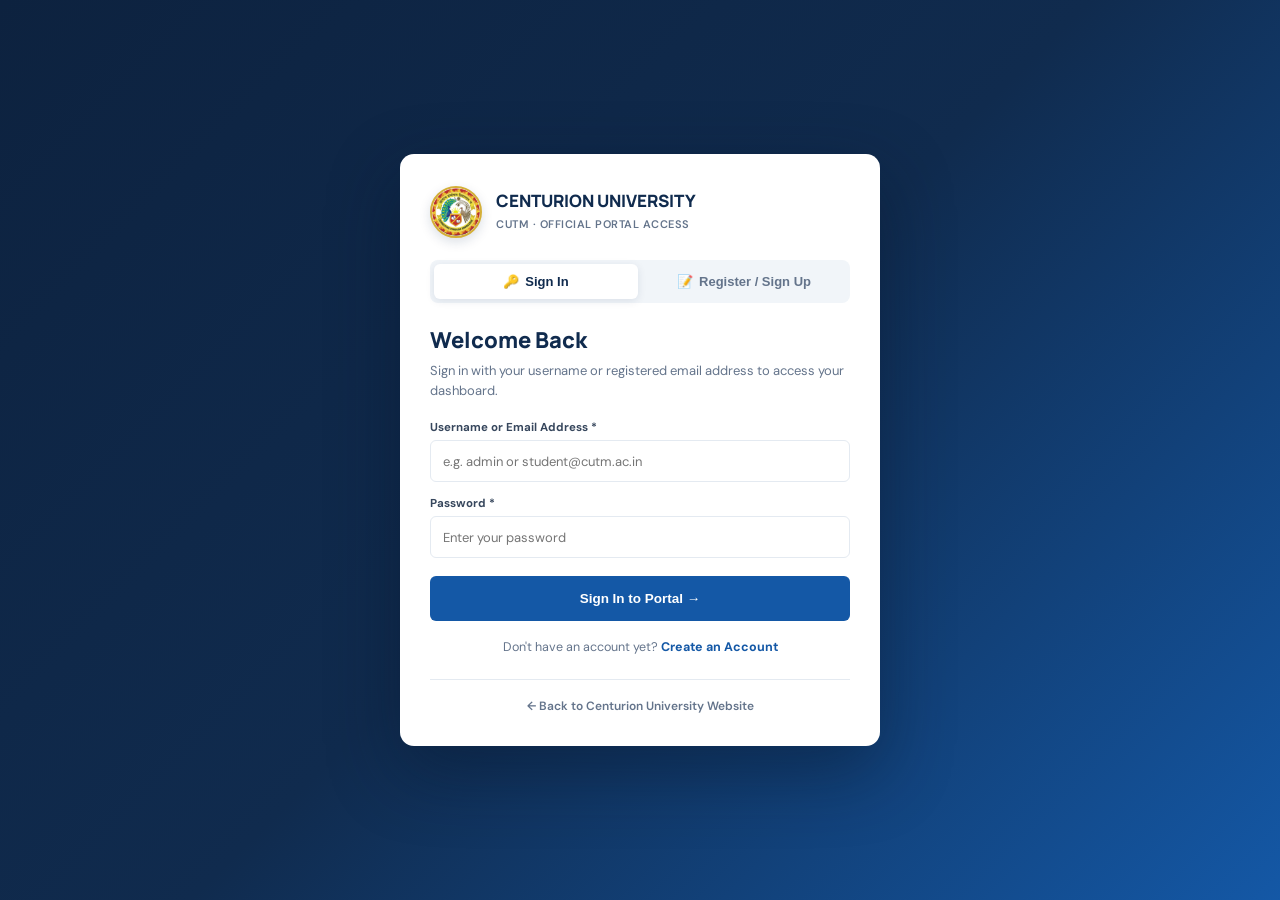
<file: frontend/login.html>
<!DOCTYPE html>
<html lang="en">
<head>
    <meta charset="UTF-8">
    <meta name="viewport" content="width=device-width, initial-scale=1">
    <title>Sign In &amp; Registration | CUTM Portal</title>
    <link rel="icon" type="image/png" href="images/cutm_logo.png">
    <link rel="preconnect" href="https://fonts.googleapis.com">
    <link rel="preconnect" href="https://fonts.gstatic.com" crossorigin>
    <link href="https://fonts.googleapis.com/css2?family=DM+Sans:wght@400;500;600;700&family=Manrope:wght@600;700;800&display=swap" rel="stylesheet">
    <style>
        :root {
            --navy: #102b4e;
            --blue: #1458a6;
            --gold: #d4af37;
            --ink: #17283d;
            --muted: #64748b;
            --line: #e4eaf1;
            --pale: #f4f7fb;
            --green: #10b981;
            --red: #ef4444;
        }
        * { box-sizing: border-box; }
        body {
            min-height: 100vh;
            display: grid;
            place-items: center;
            margin: 0;
            padding: 24px 16px;
            background: linear-gradient(135deg, #0d223f 0%, #102b4e 50%, #1458a6 100%);
            color: var(--ink);
            font-family: "DM Sans", sans-serif;
        }
        .auth-card {
            width: min(480px, 100%);
            padding: 32px 30px;
            border-radius: 14px;
            background: white;
            box-shadow: 0 25px 70px rgba(7, 22, 44, 0.45);
        }
        .brand-header {
            display: flex;
            align-items: center;
            gap: 14px;
            margin-bottom: 22px;
            text-decoration: none;
            color: var(--navy);
        }
        .brand-logo {
            width: 52px;
            height: 52px;
            object-fit: contain;
            border-radius: 50%;
            border: 2px solid var(--gold);
            background: #fff;
            box-shadow: 0 4px 12px rgba(16, 43, 78, 0.15);
            flex-shrink: 0;
        }
        .brand-text h1 {
            margin: 0;
            font: 800 17px Manrope, sans-serif;
            color: var(--navy);
            line-height: 1.2;
        }
        .brand-text span {
            font-size: 11px;
            color: var(--muted);
            font-weight: 600;
            letter-spacing: 0.5px;
            text-transform: uppercase;
        }

        /* Tabs */
        .tab-nav {
            display: grid;
            grid-template-columns: 1fr 1fr;
            background: #f1f5f9;
            border-radius: 8px;
            padding: 4px;
            margin-bottom: 22px;
            gap: 4px;
        }
        .tab-btn {
            border: 0;
            background: transparent;
            padding: 10px 14px;
            font-size: 13px;
            font-weight: 700;
            color: var(--muted);
            border-radius: 6px;
            cursor: pointer;
            transition: all 0.2s ease;
            display: flex;
            align-items: center;
            justify-content: center;
            gap: 6px;
        }
        .tab-btn.active {
            background: white;
            color: var(--navy);
            box-shadow: 0 2px 8px rgba(16, 43, 78, 0.1);
        }

        .tab-panel { display: none; }
        .tab-panel.active { display: block; }

        .panel-title {
            margin: 0 0 6px;
            font: 800 22px Manrope, sans-serif;
            color: var(--navy);
        }
        .panel-intro {
            margin: 0 0 20px;
            color: var(--muted);
            font-size: 13px;
            line-height: 1.5;
        }

        form { display: grid; gap: 14px; }
        .form-row {
            display: grid;
            grid-template-columns: 1fr 1fr;
            gap: 12px;
        }
        label {
            display: grid;
            gap: 5px;
            color: #37475d;
            font-size: 11.5px;
            font-weight: 700;
        }
        input, select {
            width: 100%;
            min-height: 42px;
            padding: 0 12px;
            border: 1px solid var(--line);
            border-radius: 6px;
            outline: none;
            font: 13px "DM Sans", sans-serif;
            background: #fff;
            color: var(--ink);
            transition: border-color 0.2s ease;
        }
        input:focus, select:focus {
            border-color: var(--blue);
            box-shadow: 0 0 0 3px rgba(20, 88, 166, 0.1);
        }
        .submit-btn {
            min-height: 45px;
            margin-top: 4px;
            border: 0;
            border-radius: 6px;
            background: var(--blue);
            color: white;
            font-size: 13.5px;
            font-weight: 700;
            cursor: pointer;
            transition: background 0.2s ease, transform 0.15s ease;
        }
        .submit-btn:hover {
            background: var(--navy);
            transform: translateY(-1px);
        }
        .submit-btn:disabled {
            opacity: 0.65;
            cursor: wait;
            transform: none;
        }

        /* Status & Feedback Alert */
        .feedback-alert {
            padding: 10px 14px;
            border-radius: 6px;
            font-size: 12.5px;
            font-weight: 600;
            display: none;
            line-height: 1.4;
        }
        .feedback-alert.error {
            display: block;
            background: #fee2e2;
            color: #991b1b;
            border: 1px solid #fecaca;
        }
        .feedback-alert.success {
            display: block;
            background: #ecfdf5;
            color: #065f46;
            border: 1px solid #a7f3d0;
        }

        .switch-link {
            display: block;
            margin-top: 18px;
            font-size: 12.5px;
            text-align: center;
            color: var(--muted);
        }
        .switch-link a {
            color: var(--blue);
            font-weight: 700;
            text-decoration: none;
            cursor: pointer;
        }
        .switch-link a:hover {
            text-decoration: underline;
        }

        .back-link {
            display: flex;
            align-items: center;
            justify-content: center;
            gap: 6px;
            margin-top: 24px;
            padding-top: 18px;
            border-top: 1px solid var(--line);
            color: var(--muted);
            font-size: 12px;
            text-decoration: none;
            font-weight: 600;
            transition: color 0.15s;
        }
        .back-link:hover { color: var(--navy); }

        @media (max-width: 480px) {
            .auth-card { padding: 24px 20px; }
            .form-row { grid-template-columns: 1fr; }
        }
    </style>
</head>
<body>
    <main class="auth-card">
        <!-- University Brand Header -->
        <a href="index.html" class="brand-header" aria-label="Centurion University Home">
            <img src="images/cutm_logo.png" alt="CUTM Logo" class="brand-logo">
            <div class="brand-text">
                <h1>CENTURION UNIVERSITY</h1>
                <span>CUTM · Official Portal Access</span>
            </div>
        </a>

        <!-- Dual Tabs: Sign In / Register -->
        <div class="tab-nav" role="tablist">
            <button class="tab-btn active" id="tabLogin" type="button" role="tab" aria-selected="true" aria-controls="panelLogin">
                <span>🔑</span> Sign In
            </button>
            <button class="tab-btn" id="tabRegister" type="button" role="tab" aria-selected="false" aria-controls="panelRegister">
                <span>📝</span> Register / Sign Up
            </button>
        </div>

        <!-- 1. SIGN IN PANEL -->
        <div class="tab-panel active" id="panelLogin" role="tabpanel" aria-labelledby="tabLogin">
            <h2 class="panel-title">Welcome Back</h2>
            <p class="panel-intro">Sign in with your username or registered email address to access your dashboard.</p>
            
            <div class="feedback-alert" id="loginAlert" role="alert"></div>

            <form id="loginForm">
                <label for="loginUsername">
                    Username or Email Address *
                    <input type="text" id="loginUsername" name="username" placeholder="e.g. admin or student@cutm.ac.in" autocomplete="username" required>
                </label>
                <label for="loginPassword">
                    Password *
                    <input type="password" id="loginPassword" name="password" placeholder="Enter your password" autocomplete="current-password" required>
                </label>
                <button type="submit" class="submit-btn" id="loginSubmitBtn">Sign In to Portal →</button>
            </form>

            <div class="switch-link">
                Don't have an account yet? <a id="linkToRegister">Create an Account</a>
            </div>
        </div>

        <!-- 2. REGISTER PANEL -->
        <div class="tab-panel" id="panelRegister" role="tabpanel" aria-labelledby="tabRegister">
            <h2 class="panel-title">Create Account</h2>
            <p class="panel-intro">Register as a student, applicant, or faculty to manage applications and courses.</p>
            
            <div class="feedback-alert" id="registerAlert" role="alert"></div>

            <form id="registerForm">
                <label for="regName">
                    Full Name *
                    <input type="text" id="regName" name="name" placeholder="e.g. Rahul Sharma" required maxlength="80">
                </label>

                <div class="form-row">
                    <label for="regUsername">
                        Choose Username *
                        <input type="text" id="regUsername" name="username" placeholder="e.g. rahul2026" required minlength="3" maxlength="30" pattern="[a-zA-Z0-9._-]+">
                    </label>
                    <label for="regRole">
                        Account Type *
                        <select id="regRole" name="role" required>
                            <option value="student" selected>Student / Applicant</option>
                            <option value="admin">Faculty / Administrator</option>
                        </select>
                    </label>
                </div>

                <div class="form-row">
                    <label for="regEmail">
                        Email Address *
                        <input type="email" id="regEmail" name="email" placeholder="e.g. rahul@example.com" required maxlength="120">
                    </label>
                    <label for="regPhone">
                        Mobile Number *
                        <input type="tel" id="regPhone" name="phone" placeholder="e.g. 9876543210" pattern="[0-9]{10}" required maxlength="15">
                    </label>
                </div>

                <div class="form-row">
                    <label for="regPassword">
                        Password *
                        <input type="password" id="regPassword" name="password" placeholder="Min. 4 characters" minlength="4" required>
                    </label>
                    <label for="regConfirmPassword">
                        Confirm Password *
                        <input type="password" id="regConfirmPassword" placeholder="Re-enter password" minlength="4" required>
                    </label>
                </div>

                <button type="submit" class="submit-btn" id="regSubmitBtn">Complete Registration &amp; Sign In →</button>
            </form>

            <div class="switch-link">
                Already registered? <a id="linkToLogin">Sign In Here</a>
            </div>
        </div>

        <a class="back-link" href="index.html">← Back to Centurion University Website</a>
    </main>

    <script>
        const API_BASE = "http://127.0.0.1:5000";

        // Tab Switching Logic
        const tabLogin = document.getElementById("tabLogin");
        const tabRegister = document.getElementById("tabRegister");
        const panelLogin = document.getElementById("panelLogin");
        const panelRegister = document.getElementById("panelRegister");
        const linkToRegister = document.getElementById("linkToRegister");
        const linkToLogin = document.getElementById("linkToLogin");

        function showLoginTab() {
            tabLogin.classList.add("active");
            tabLogin.setAttribute("aria-selected", "true");
            tabRegister.classList.remove("active");
            tabRegister.setAttribute("aria-selected", "false");
            panelLogin.classList.add("active");
            panelRegister.classList.remove("active");
            window.location.hash = "login";
            document.getElementById("loginUsername").focus();
        }

        function showRegisterTab() {
            tabRegister.classList.add("active");
            tabRegister.setAttribute("aria-selected", "true");
            tabLogin.classList.remove("active");
            tabLogin.setAttribute("aria-selected", "false");
            panelRegister.classList.add("active");
            panelLogin.classList.remove("active");
            window.location.hash = "register";
            document.getElementById("regName").focus();
        }

        tabLogin.addEventListener("click", showLoginTab);
        tabRegister.addEventListener("click", showRegisterTab);
        linkToRegister.addEventListener("click", showRegisterTab);
        linkToLogin.addEventListener("click", showLoginTab);

        // Check URL hash on load
        if (window.location.hash === "#register") {
            showRegisterTab();
        }

        // Handle Login Submission
        const loginForm = document.getElementById("loginForm");
        const loginAlert = document.getElementById("loginAlert");
        const loginSubmitBtn = document.getElementById("loginSubmitBtn");

        loginForm.addEventListener("submit", async event => {
            event.preventDefault();
            loginAlert.className = "feedback-alert";
            loginAlert.style.display = "none";
            loginSubmitBtn.disabled = true;
            loginSubmitBtn.textContent = "Verifying Credentials...";

            const username = document.getElementById("loginUsername").value.trim();
            const password = document.getElementById("loginPassword").value;

            try {
                const response = await fetch(`${API_BASE}/login`, {
                    method: "POST",
                    headers: { "Content-Type": "application/json" },
                    body: JSON.stringify({ username, password })
                });
                const result = await response.json();
                if (!response.ok) throw new Error(result.error || "Sign in failed.");

                localStorage.setItem("token", result.token);
                if (result.user) {
                    localStorage.setItem("currentUser", JSON.stringify(result.user));
                }

                loginAlert.className = "feedback-alert success";
                loginAlert.textContent = `✓ Welcome back, ${result.user?.name || username}! Redirecting...`;

                setTimeout(() => {
                    if (result.user?.role === "admin" || username.toLowerCase() === "admin") {
                        window.location.href = "dashboard.html";
                    } else {
                        window.location.href = "admissions.html";
                    }
                }, 800);
            } catch (error) {
                loginAlert.className = "feedback-alert error";
                loginAlert.textContent = error.message;
            } finally {
                loginSubmitBtn.disabled = false;
                loginSubmitBtn.textContent = "Sign In to Portal →";
            }
        });

        // Handle Register Submission
        const registerForm = document.getElementById("registerForm");
        const registerAlert = document.getElementById("registerAlert");
        const regSubmitBtn = document.getElementById("regSubmitBtn");

        registerForm.addEventListener("submit", async event => {
            event.preventDefault();
            registerAlert.className = "feedback-alert";
            registerAlert.style.display = "none";

            const name = document.getElementById("regName").value.trim();
            const username = document.getElementById("regUsername").value.trim();
            const role = document.getElementById("regRole").value;
            const email = document.getElementById("regEmail").value.trim();
            const phone = document.getElementById("regPhone").value.trim();
            const password = document.getElementById("regPassword").value;
            const confirmPassword = document.getElementById("regConfirmPassword").value;

            if (password !== confirmPassword) {
                registerAlert.className = "feedback-alert error";
                registerAlert.textContent = "Passwords do not match. Please verify and re-enter.";
                document.getElementById("regConfirmPassword").focus();
                return;
            }

            regSubmitBtn.disabled = true;
            regSubmitBtn.textContent = "Creating Account...";

            try {
                const response = await fetch(`${API_BASE}/register`, {
                    method: "POST",
                    headers: { "Content-Type": "application/json" },
                    body: JSON.stringify({ name, username, email, phone, password, role })
                });
                const result = await response.json();
                if (!response.ok) throw new Error(result.error || "Registration failed.");

                localStorage.setItem("token", result.token);
                if (result.user) {
                    localStorage.setItem("currentUser", JSON.stringify(result.user));
                }

                registerAlert.className = "feedback-alert success";
                registerAlert.textContent = `🎉 Account created successfully! Welcome, ${name}. Redirecting...`;

                setTimeout(() => {
                    if (role === "admin") {
                        window.location.href = "dashboard.html";
                    } else {
                        window.location.href = "admissions.html";
                    }
                }, 1000);
            } catch (error) {
                registerAlert.className = "feedback-alert error";
                registerAlert.textContent = error.message;
            } finally {
                regSubmitBtn.disabled = false;
                regSubmitBtn.textContent = "Complete Registration & Sign In →";
            }
        });
    </script>
</body>
</html>
</file>
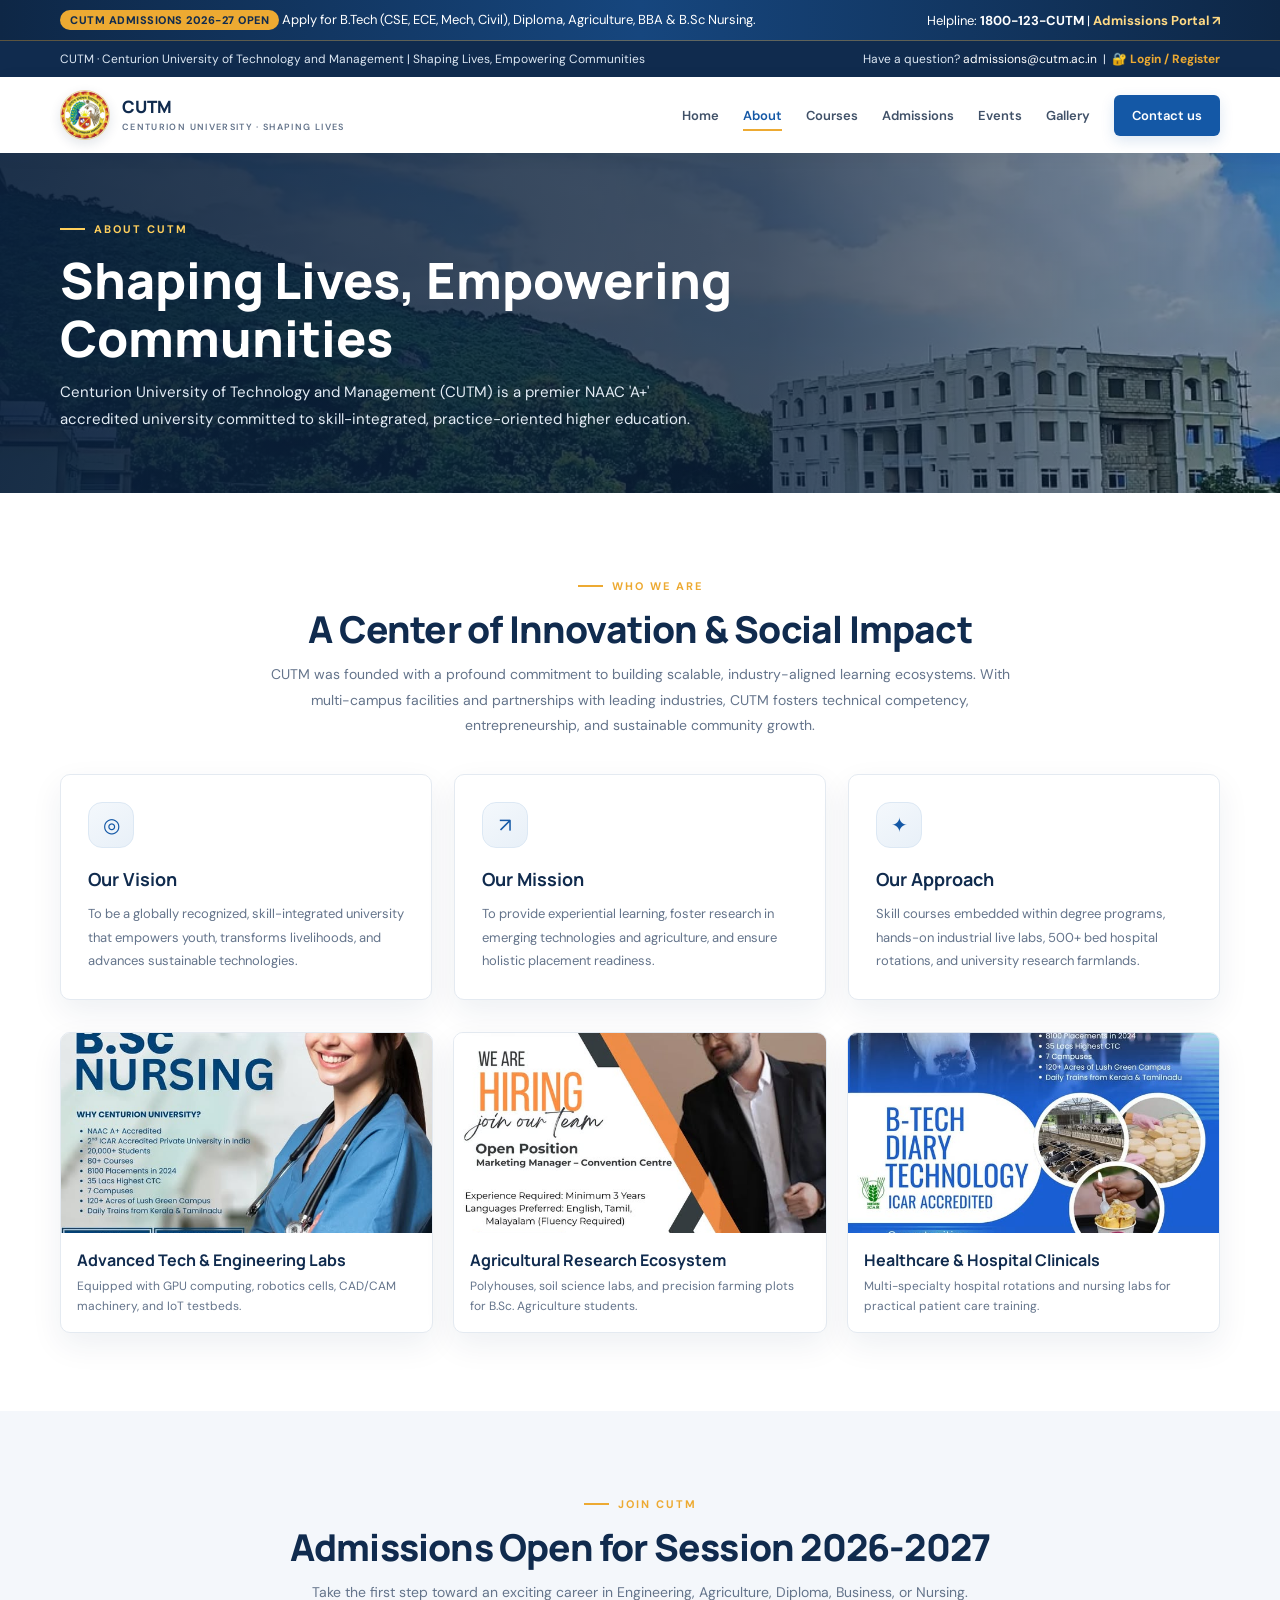
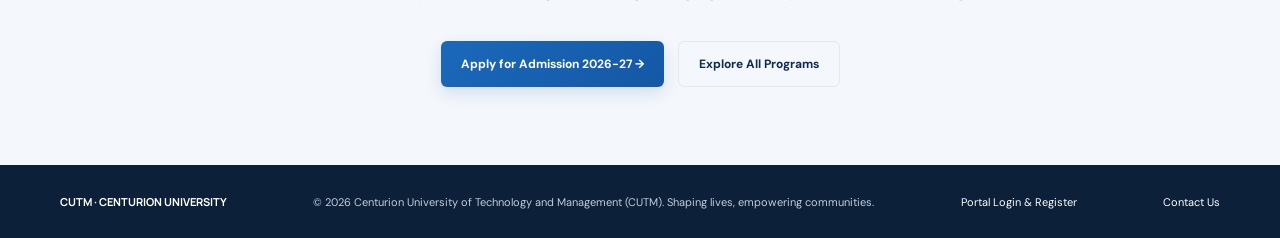
<file: frontend/overview.html>
<!DOCTYPE html>
<html lang="en">
<head>
    <meta charset="UTF-8">
    <meta name="viewport" content="width=device-width, initial-scale=1">
    <meta name="description" content="Learn about CUTM - Centurion University of Technology and Management, our NAAC A+ accreditation, vision and multidisciplinary education.">
    <title>About Us | CUTM</title>
    <link rel="icon" type="image/png" href="images/cutm_logo.png">
    <link rel="preconnect" href="https://fonts.googleapis.com">
    <link href="https://fonts.googleapis.com/css2?family=DM+Sans:wght@400;500;600;700&family=Manrope:wght@600;700;800&display=swap" rel="stylesheet">
    <link rel="stylesheet" href="site.css">
    <style>
        .overview-hero {
            position: relative;
            min-height: 340px;
            display: flex;
            align-items: center;
            color: #fff;
            background: linear-gradient(90deg, rgba(10,32,60,0.92) 0%, rgba(10,32,60,0.76) 60%, rgba(10,32,60,0.40) 100%),
                        url("images/cutm_photo_5.webp") center/cover;
            padding: 60px 0;
        }
        .campus-highlight-grid {
            display: grid;
            grid-template-columns: repeat(3, minmax(0, 1fr));
            gap: 20px;
            margin-top: 32px;
        }
        .campus-highlight-card {
            border-radius: 10px;
            overflow: hidden;
            box-shadow: var(--shadow-card);
            border: 1px solid var(--line);
            background: #fff;
        }
        .campus-highlight-card img {
            width: 100%;
            height: 200px;
            object-fit: cover;
            display: block;
        }
        .campus-highlight-card div {
            padding: 16px;
        }
        .campus-highlight-card h4 {
            margin: 0 0 6px;
            color: var(--navy);
            font: 700 16px Manrope, sans-serif;
        }
        .campus-highlight-card p {
            margin: 0;
            color: var(--muted);
            font-size: 12px;
            line-height: 1.6;
        }
        @media (max-width: 760px) {
            .campus-highlight-grid { grid-template-columns: 1fr; }
        }
    </style>
</head>
<body>
    <div class="notice-banner">
        <div class="container notice-inner">
            <span><strong class="notice-pill">CUTM Admissions 2026-27 Open</strong> Apply for B.Tech (CSE, ECE, Mech, Civil), Diploma, Agriculture, BBA &amp; B.Sc Nursing.</span>
            <span>Helpline: <strong>1800-123-CUTM</strong> | <a class="notice-link" href="admissions.html">Admissions Portal ↗</a></span>
        </div>
    </div>

    <div class="topline">
        <div class="container topline-inner">
            <span>CUTM · Centurion University of Technology and Management | Shaping Lives, Empowering Communities</span>
            <span>Have a question? <a href="mailto:admissions@cutm.ac.in">admissions@cutm.ac.in</a> &nbsp;|&nbsp; <a href="login.html" style="font-weight:700;color:var(--gold);">🔐 Login / Register</a></span>
        </div>
    </div>

    <header class="site-header">
        <div class="container nav-inner">
            <a class="brand" href="index.html" aria-label="CUTM home">
                <img src="images/cutm_logo.png" alt="CUTM Logo" class="brand-logo-img">
                <span class="brand-name">CUTM<span class="brand-caption">CENTURION UNIVERSITY · SHAPING LIVES</span></span>
            </a>
            <button class="menu-toggle" aria-label="Toggle navigation" aria-expanded="false">☰</button>
            <nav class="nav-links" aria-label="Main navigation">
                <a href="index.html">Home</a>
                <a class="active" href="overview.html">About</a>
                <a href="courses.html">Courses</a>
                <a href="admissions.html">Admissions</a>
                <a href="index.html#events">Events</a>
                <a href="gallery.html">Gallery</a>
                <a href="contact.html" class="nav-cta">Contact us</a>
            </nav>
        </div>
    </header>

    <main>
        <section class="overview-hero">
            <div class="container">
                <span class="eyebrow" style="color:#ffcf5c">About CUTM</span>
                <h1 style="max-width:760px;margin:16px 0 12px;font:800 clamp(32px, 5vw, 50px)/1.15 Manrope, sans-serif;">
                    Shaping Lives, Empowering Communities
                </h1>
                <p style="max-width:640px;color:#e3ecf5;font-size:15px;line-height:1.75;margin:0;">
                    Centurion University of Technology and Management (CUTM) is a premier NAAC 'A+' accredited university committed to skill-integrated, practice-oriented higher education.
                </p>
            </div>
        </section>

        <section class="section">
            <div class="container">
                <div class="section-heading">
                    <span class="eyebrow">Who we are</span>
                    <h2>A Center of Innovation &amp; Social Impact</h2>
                    <p>
                        CUTM was founded with a profound commitment to building scalable, industry-aligned learning ecosystems. With multi-campus facilities and partnerships with leading industries, CUTM fosters technical competency, entrepreneurship, and sustainable community growth.
                    </p>
                </div>
                <div class="card-grid">
                    <article class="info-card">
                        <span class="card-icon" aria-hidden="true">◎</span>
                        <h3>Our Vision</h3>
                        <p>To be a globally recognized, skill-integrated university that empowers youth, transforms livelihoods, and advances sustainable technologies.</p>
                    </article>
                    <article class="info-card">
                        <span class="card-icon" aria-hidden="true">↗</span>
                        <h3>Our Mission</h3>
                        <p>To provide experiential learning, foster research in emerging technologies and agriculture, and ensure holistic placement readiness.</p>
                    </article>
                    <article class="info-card">
                        <span class="card-icon" aria-hidden="true">✦</span>
                        <h3>Our Approach</h3>
                        <p>Skill courses embedded within degree programs, hands-on industrial live labs, 500+ bed hospital rotations, and university research farmlands.</p>
                    </article>
                </div>

                <!-- Campus Features with Photos -->
                <div class="campus-highlight-grid">
                    <div class="campus-highlight-card">
                        <img src="images/cutm_photo_1.webp" alt="CUTM High Tech Engineering Labs">
                        <div>
                            <h4>Advanced Tech &amp; Engineering Labs</h4>
                            <p>Equipped with GPU computing, robotics cells, CAD/CAM machinery, and IoT testbeds.</p>
                        </div>
                    </div>
                    <div class="campus-highlight-card">
                        <img src="images/cutm_photo_7.webp" alt="CUTM Agriculture & Agronomy Farm">
                        <div>
                            <h4>Agricultural Research Ecosystem</h4>
                            <p>Polyhouses, soil science labs, and precision farming plots for B.Sc. Agriculture students.</p>
                        </div>
                    </div>
                    <div class="campus-highlight-card">
                        <img src="images/cutm_photo_8.webp" alt="CUTM Healthcare & Nursing Simulation">
                        <div>
                            <h4>Healthcare &amp; Hospital Clinicals</h4>
                            <p>Multi-specialty hospital rotations and nursing labs for practical patient care training.</p>
                        </div>
                    </div>
                </div>
            </div>
        </section>

        <section class="section pale">
            <div class="container" style="text-align:center;">
                <div class="section-heading">
                    <span class="eyebrow">Join CUTM</span>
                    <h2>Admissions Open for Session 2026-2027</h2>
                    <p>Take the first step toward an exciting career in Engineering, Agriculture, Diploma, Business, or Nursing.</p>
                </div>
                <div style="display:flex;gap:14px;justify-content:center;flex-wrap:wrap;">
                    <a class="button" href="admissions.html">Apply for Admission 2026-27 →</a>
                    <a class="button btn-outline" href="courses.html">Explore All Programs</a>
                </div>
            </div>
        </section>
    </main>

    <footer class="site-footer">
        <div class="container footer-inner">
            <strong>CUTM · CENTURION UNIVERSITY</strong>
            <span>© 2026 Centurion University of Technology and Management (CUTM). Shaping lives, empowering communities.</span>
            <a href="login.html">Portal Login &amp; Register</a>
            <a href="contact.html">Contact Us</a>
        </div>
    </footer>

    <script>
        const menuButton = document.querySelector(".menu-toggle");
        const menu = document.querySelector(".nav-links");
        menuButton.addEventListener("click", () => {
            const open = menuButton.getAttribute("aria-expanded") !== "true";
            menuButton.setAttribute("aria-expanded", String(open));
            menu.classList.toggle("open", open);
        });
    </script>
</body>
</html>
</file>
<file: frontend/site.css>
:root {
    --navy: #102b4e;
    --blue: #1458a6;
    --gold: #edaa32;
    --ink: #17283d;
    --muted: #64748b;
    --pale: #f4f7fb;
    --line: #e4eaf1;
    --surface: #fff;
    --shadow-card: 0 12px 32px rgb(16 43 78 / 7%);
    --shadow-hover: 0 18px 40px rgb(16 43 78 / 13%);
}

* { box-sizing: border-box; }
html { scroll-behavior: smooth; scroll-padding-top: 90px; }
body {
    min-width: 320px;
    margin: 0;
    color: var(--ink);
    background: var(--surface);
    font-family: "DM Sans", Arial, sans-serif;
    font-synthesis: none;
    text-rendering: optimizeLegibility;
    -webkit-font-smoothing: antialiased;
}
a { color: inherit; text-decoration: none; }
button, input, textarea, select { font: inherit; }
.container { width: min(1160px, calc(100% - 48px)); margin: 0 auto; }
::selection { background: #edaa323d; color: var(--navy); }
:focus-visible { outline: 3px solid #edaa32; outline-offset: 3px; }
.topline { background: var(--navy); color: #dce7f3; font-size: 12px; }
.topline-inner { min-height: 36px; display: flex; align-items: center; justify-content: space-between; gap: 20px; }
.topline a { color: #fff; text-underline-offset: 3px; }
.topline a:hover { text-decoration: underline; }
.site-header { position: sticky; z-index: 5; top: 0; background: rgb(255 255 255 / 96%); box-shadow: 0 3px 18px #102b4e0c; backdrop-filter: blur(14px); }
.nav-inner { min-height: 76px; display: flex; align-items: center; justify-content: space-between; gap: 30px; }
.brand { display: flex; flex: 0 0 auto; align-items: center; gap: 12px; color: var(--navy); }
.brand-logo-img { width: 50px; height: 50px; object-fit: contain; border-radius: 50%; background: #fff; border: 1.5px solid rgba(212, 175, 55, 0.5); box-shadow: 0 4px 12px rgba(16, 43, 78, 0.12); flex-shrink: 0; transition: transform .2s ease, box-shadow .2s ease; }
.brand-logo-img:hover { transform: scale(1.06); box-shadow: 0 6px 16px rgba(16, 43, 78, 0.18); }
.brand-name { font: 800 17px Manrope, sans-serif; line-height: 1.15; }
.brand-caption { display: block; margin-top: 4px; color: var(--muted); font: 600 9px "DM Sans", sans-serif; letter-spacing: 1.35px; }
.nav-links { display: flex; align-items: center; gap: clamp(14px, 2vw, 24px); font-size: 13px; font-weight: 600; }
.nav-links a { position: relative; padding: 10px 0; color: #405168; transition: color .18s ease; }
.nav-links a:not(.nav-cta)::after { position: absolute; right: 0; bottom: 3px; left: 0; height: 2px; transform: scaleX(0); transform-origin: left; background: var(--gold); content: ""; transition: transform .18s ease; }
.nav-links a:hover, .nav-links a.active { color: var(--blue); }
.nav-links a:hover::after, .nav-links a.active::after { transform: scaleX(1); }
.nav-links .nav-cta { padding: 12px 18px; border-radius: 6px; background: var(--blue); color: white; box-shadow: 0 5px 14px #1458a625; transition: transform .18s ease, background .18s ease; }
.nav-links .nav-cta:hover { transform: translateY(-1px); background: var(--navy); }
.menu-toggle { display: none; border: 0; background: transparent; color: var(--navy); font-size: 24px; cursor: pointer; }
.page-hero { min-height: 310px; display: flex; align-items: center; color: #fff; background: linear-gradient(90deg, #0a203cf2 0%, #0a203cbd 58%, #0a203c70 100%), url("https://images.unsplash.com/photo-1523580494863-6f3031224c94?auto=format&fit=crop&w=1800&q=85") center 48% / cover; }
.page-hero .container { padding-top: 18px; padding-bottom: 18px; }
.page-hero h1 { max-width: 760px; margin: 17px 0 12px; font: 800 clamp(36px, 5vw, 54px)/1.12 Manrope, sans-serif; letter-spacing: -1.4px; }
.page-hero p { max-width: 620px; margin: 0; color: #e3ebf4; font-size: 15px; line-height: 1.8; }
.eyebrow { display: inline-flex; align-items: center; gap: 9px; color: var(--gold); font-size: 11px; font-weight: 700; letter-spacing: 2px; text-transform: uppercase; }
.eyebrow::before { width: 25px; height: 2px; background: currentColor; content: ""; }
.section { padding: clamp(52px, 7vw, 78px) 0; }
.section.pale { background: var(--pale); }
.section-heading { max-width: 760px; margin: 0 auto 36px; text-align: center; }
.section-heading h2 { margin: 14px 0 11px; color: var(--navy); font: 800 clamp(26px, 3vw, 37px)/1.2 Manrope, sans-serif; letter-spacing: -.8px; }
.section-heading p { margin: 0; color: var(--muted); font-size: 14px; line-height: 1.8; }
.card-grid { display: grid; grid-template-columns: repeat(3, minmax(0, 1fr)); align-items: stretch; gap: 22px; }
.info-card { position: relative; overflow: hidden; padding: 27px; border: 1px solid var(--line); border-radius: 10px; background: #fff; box-shadow: var(--shadow-card); transition: transform .22s ease, border-color .22s ease, box-shadow .22s ease; }
.info-card::before { position: absolute; top: 0; right: 0; left: 0; height: 3px; transform: scaleX(0); transform-origin: left; background: linear-gradient(90deg, var(--blue), var(--gold)); content: ""; transition: transform .22s ease; }
.info-card:hover { transform: translateY(-5px); border-color: #cdd9e6; box-shadow: var(--shadow-hover); }
.info-card:hover::before { transform: scaleX(1); }
.info-card h3 { margin: 0 0 10px; color: var(--navy); font: 700 18px/1.4 Manrope, sans-serif; }
.info-card p { margin: 0; color: var(--muted); font-size: 13px; line-height: 1.8; }
.muted { color: var(--muted); }
.card-icon { display: grid; width: 46px; height: 46px; margin-bottom: 19px; place-items: center; border: 1px solid #dce8f4; border-radius: 14px; background: linear-gradient(145deg, #f4f8fc, #e8f0f8); color: var(--blue); font-size: 20px; }
.site-footer { padding: 29px 0; background: #0c2039; color: #c2cedb; }
.footer-inner { display: flex; align-items: center; justify-content: space-between; gap: 20px; font-size: 11px; }
.footer-inner strong { color: #fff; font-family: Manrope, sans-serif; }
.footer-inner a { color: #fff; text-underline-offset: 4px; }
.footer-inner a:hover { color: var(--gold); }
.contact-layout { display: grid; grid-template-columns: .85fr 1.15fr; gap: 28px; align-items: start; }
.contact-details, .contact-form { padding: clamp(22px, 4vw, 34px); border: 1px solid var(--line); border-radius: 10px; background: white; box-shadow: var(--shadow-card); }
.contact-details { background: linear-gradient(145deg, #f4f7fb, #eaf1f8); }
.contact-details h2, .contact-form h2 { color: var(--navy); font: 700 22px/1.4 Manrope, sans-serif; }
.contact-details p { color: var(--muted); font-size: 13px; line-height: 1.8; }
.contact-details a { color: var(--blue); text-underline-offset: 3px; }
.contact-details a:hover { text-decoration: underline; }
.contact-form { display: grid; gap: 14px; }
.contact-form label { display: grid; gap: 6px; color: #405168; font-size: 11px; font-weight: 700; }
.contact-form input, .contact-form textarea { width: 100%; min-height: 44px; padding: 10px 12px; border: 1px solid var(--line); border-radius: 6px; outline: none; background: #fbfcfe; color: var(--ink); font-size: 13px; transition: border-color .18s ease, box-shadow .18s ease, background .18s ease; }
.contact-form textarea { min-height: 115px; resize: vertical; }
.contact-form input:focus, .contact-form textarea:focus { border-color: var(--blue); outline: none; background: #fff; box-shadow: 0 0 0 3px #1458a614; }
.button { display: inline-flex; align-items: center; justify-content: center; min-height: 46px; padding: 0 20px; border: 0; border-radius: 6px; background: linear-gradient(135deg, #1b68ba, var(--blue)); color: white; font-size: 12px; font-weight: 700; cursor: pointer; box-shadow: 0 6px 16px #1458a626; transition: transform .18s ease, box-shadow .18s ease, background .18s ease; }
.button:hover { transform: translateY(-2px); background: var(--navy); box-shadow: 0 10px 21px #102b4e2b; }
.button:active { transform: translateY(0); }
.gallery-grid { display: grid; grid-template-columns: repeat(3, minmax(0, 1fr)); gap: 16px; }
.gallery-grid img { width: 100%; height: 260px; object-fit: cover; border-radius: 9px; box-shadow: 0 8px 20px #102b4e12; transition: transform .25s ease, box-shadow .25s ease; }
.gallery-grid img:hover { transform: translateY(-3px); box-shadow: var(--shadow-hover); }
.gallery-grid img:first-child { grid-column: span 2; }

@media (max-width: 920px) {
    .nav-inner { min-height: 70px; }
    .menu-toggle { display: grid; width: 42px; height: 42px; place-items: center; border-radius: 8px; }
    .menu-toggle:hover { background: var(--pale); }
    .nav-links { position: absolute; top: 100%; right: 0; left: 0; display: none; align-items: stretch; gap: 0; padding: 9px max(24px, calc((100vw - 1160px) / 2)) 17px; border-top: 1px solid var(--line); background: #fff; box-shadow: 0 15px 24px #102b4e14; }
    .nav-links.open { display: flex; flex-direction: column; }
    .nav-links a { padding: 13px 4px; }
    .nav-links a:not(.nav-cta)::after { right: auto; bottom: 6px; width: 30px; }
    .nav-links .nav-cta { margin-top: 8px; text-align: center; }
    .card-grid { grid-template-columns: repeat(2, minmax(0, 1fr)); }
    .contact-layout { grid-template-columns: 1fr 1.15fr; gap: 18px; }
    .gallery-grid img { height: 230px; }
}
@media (max-width: 620px) {
    html { scroll-padding-top: 76px; }
    .container { width: min(100% - 32px, 520px); }
    .topline-inner { justify-content: center; }
    .topline-inner span:last-child { display: none; }
    .nav-inner { min-height: 66px; }
    .brand { gap: 9px; }
    .brand-mark { width: 40px; height: 40px; }
    .brand-name { font-size: 15px; }
    .brand-caption { font-size: 8px; letter-spacing: 1.1px; }
    .page-hero { min-height: 255px; background-position: 57% center; }
    .page-hero h1 { font-size: clamp(32px, 9vw, 43px); letter-spacing: -.9px; }
    .page-hero p { font-size: 14px; }
    .section { padding: 48px 0; }
    .section-heading { margin-bottom: 26px; }
    .section-heading p { font-size: 13px; }
    .card-grid { grid-template-columns: 1fr; }
    .info-card { padding: 23px; }
    .contact-layout { grid-template-columns: 1fr; gap: 16px; }
    .contact-details, .contact-form { padding: 23px; }
    .gallery-grid { grid-template-columns: repeat(2, minmax(0, 1fr)); gap: 10px; }
    .gallery-grid img, .gallery-grid img:first-child { height: clamp(125px, 42vw, 190px); grid-column: auto; }
    .gallery-grid img:first-child { grid-column: span 2; }
    .footer-inner { align-items: flex-start; flex-direction: column; gap: 9px; }
}

@media (max-width: 360px) {
    .container { width: calc(100% - 26px); }
    .brand-name { font-size: 14px; }
    .brand-caption { font-size: 7px; letter-spacing: .9px; }
    .page-hero h1 { font-size: 31px; }
}

@media (prefers-reduced-motion: reduce) {
    *, *::before, *::after {
        scroll-behavior: auto !important;
        transition-duration: .01ms !important;
        animation-duration: .01ms !important;
        animation-iteration-count: 1 !important;
    }
}

/* Admissions & Courses Enhancement Styles */
.notice-banner {
    background: linear-gradient(90deg, #0e2746 0%, #16467e 50%, #0e2746 100%);
    color: #fff;
    padding: 10px 0;
    font-size: 13px;
    border-bottom: 1px solid rgba(237, 170, 50, 0.35);
}
.notice-inner {
    display: flex;
    align-items: center;
    justify-content: space-between;
    gap: 15px;
    flex-wrap: wrap;
}
.notice-pill {
    display: inline-flex;
    align-items: center;
    gap: 6px;
    background: var(--gold);
    color: var(--navy);
    padding: 3px 10px;
    border-radius: 20px;
    font-weight: 800;
    font-size: 11px;
    text-transform: uppercase;
    letter-spacing: 0.5px;
}
.notice-link {
    color: #ffda85;
    font-weight: 700;
    display: inline-flex;
    align-items: center;
    gap: 4px;
}
.notice-link:hover {
    text-decoration: underline;
}

.filters-bar {
    display: flex;
    flex-wrap: wrap;
    gap: 10px;
    justify-content: center;
    margin-bottom: 35px;
}
.filter-pill {
    padding: 9px 18px;
    border: 1px solid var(--line);
    border-radius: 25px;
    background: #fff;
    color: #4b5e76;
    font-size: 13px;
    font-weight: 600;
    cursor: pointer;
    transition: all .2s ease;
}
.filter-pill:hover, .filter-pill.active {
    background: var(--blue);
    border-color: var(--blue);
    color: #fff;
    box-shadow: 0 4px 14px rgba(20, 88, 166, 0.25);
}

.course-card {
    position: relative;
    display: flex;
    flex-direction: column;
    justify-content: space-between;
    padding: 28px;
    border: 1px solid var(--line);
    border-radius: 12px;
    background: #fff;
    box-shadow: var(--shadow-card);
    transition: transform .25s ease, box-shadow .25s ease, border-color .25s ease;
}
.course-card:hover {
    transform: translateY(-5px);
    box-shadow: var(--shadow-hover);
    border-color: #cbd8e8;
}
.course-card-top {
    display: flex;
    align-items: flex-start;
    justify-content: space-between;
    gap: 12px;
    margin-bottom: 14px;
}
.dept-badge {
    display: inline-block;
    padding: 5px 11px;
    border-radius: 6px;
    font-size: 11px;
    font-weight: 700;
    text-transform: uppercase;
    letter-spacing: .5px;
}
.dept-badge.engineering { background: #e0f2fe; color: #0369a1; }
.dept-badge.diploma { background: #fef3c7; color: #92400e; }
.dept-badge.agriculture { background: #dcfce7; color: #166534; }
.dept-badge.management { background: #f3e8ff; color: #7e22ce; }
.dept-badge.nursing { background: #ffe4e6; color: #be123c; }

.course-card h3 {
    margin: 0 0 10px;
    color: var(--navy);
    font: 800 20px/1.3 Manrope, sans-serif;
}
.course-meta-grid {
    display: grid;
    grid-template-columns: 1fr 1fr;
    gap: 10px;
    margin: 15px 0;
    padding: 12px 14px;
    border-radius: 8px;
    background: #f8fafc;
    border: 1px solid #edf2f7;
    font-size: 12px;
}
.course-meta-item strong {
    display: block;
    color: var(--muted);
    font-size: 10px;
    text-transform: uppercase;
    letter-spacing: 0.5px;
    margin-bottom: 2px;
}
.course-meta-item span {
    color: var(--navy);
    font-weight: 700;
}
.course-highlights {
    list-style: none;
    padding: 0;
    margin: 14px 0 20px;
    display: flex;
    flex-direction: column;
    gap: 7px;
    font-size: 12px;
    color: #4b5e76;
}
.course-highlights li {
    display: flex;
    align-items: flex-start;
    gap: 8px;
}
.course-highlights li::before {
    content: "✓";
    color: #10b981;
    font-weight: 800;
}
.course-card-actions {
    display: flex;
    align-items: center;
    gap: 10px;
    margin-top: auto;
    padding-top: 18px;
    border-top: 1px solid var(--line);
}
.btn-sm {
    min-height: 38px;
    padding: 0 14px;
    font-size: 11px;
}
.btn-outline {
    background: transparent;
    border: 1px solid var(--line);
    color: var(--navy);
    box-shadow: none;
}
.btn-outline:hover {
    background: #f1f5f9;
    color: var(--navy);
}

/* Admissions Grid & Predictor */
.admissions-layout {
    display: grid;
    grid-template-columns: 1.15fr 0.85fr;
    gap: 32px;
    align-items: start;
}
.admissions-form-panel {
    padding: clamp(24px, 4vw, 36px);
    border: 1px solid var(--line);
    border-radius: 12px;
    background: #fff;
    box-shadow: var(--shadow-card);
}
.admissions-form-panel h2 {
    color: var(--navy);
    font: 800 24px/1.25 Manrope, sans-serif;
    margin-bottom: 8px;
}
.admissions-form {
    display: grid;
    gap: 16px;
    margin-top: 20px;
}
.form-row {
    display: grid;
    grid-template-columns: 1fr 1fr;
    gap: 14px;
}
.admissions-form label {
    display: grid;
    gap: 6px;
    color: #3b4e64;
    font-size: 11px;
    font-weight: 700;
}
.admissions-form input,
.admissions-form select,
.admissions-form textarea {
    width: 100%;
    min-height: 44px;
    padding: 10px 14px;
    border: 1px solid var(--line);
    border-radius: 7px;
    background: #fcfdfd;
    color: var(--ink);
    font-size: 13px;
    transition: all .2s ease;
}
.admissions-form input:focus,
.admissions-form select:focus,
.admissions-form textarea:focus {
    border-color: var(--blue);
    background: #fff;
    box-shadow: 0 0 0 3px rgba(20, 88, 166, 0.12);
    outline: none;
}
.form-feedback {
    min-height: 18px;
    font-size: 13px;
    font-weight: 600;
}
.form-feedback.success {
    color: #15803d;
    padding: 12px;
    background: #f0fdf4;
    border-radius: 6px;
    border: 1px solid #bbf7d0;
}
.form-feedback.error {
    color: #b91c1c;
    padding: 12px;
    background: #fef2f2;
    border-radius: 6px;
    border: 1px solid #fecaca;
}

.predictor-card {
    padding: clamp(24px, 4vw, 32px);
    border: 1px solid #d4e2f1;
    border-radius: 12px;
    background: linear-gradient(150deg, #f0f6fc 0%, #e8f1fb 100%);
    box-shadow: var(--shadow-card);
}
.predictor-badge {
    display: inline-flex;
    align-items: center;
    gap: 6px;
    background: var(--navy);
    color: #fff;
    padding: 4px 12px;
    border-radius: 20px;
    font-size: 10px;
    font-weight: 800;
    text-transform: uppercase;
    letter-spacing: 0.8px;
    margin-bottom: 12px;
}
.predictor-card h2 {
    color: var(--navy);
    font: 800 22px/1.3 Manrope, sans-serif;
    margin-bottom: 10px;
}
.predictor-result-box {
    margin-top: 20px;
    padding: 18px;
    border-radius: 9px;
    background: #fff;
    border: 1px solid #c9dced;
    box-shadow: 0 4px 16px rgba(16, 43, 78, 0.05);
}
.prob-tag {
    display: inline-block;
    padding: 5px 12px;
    border-radius: 20px;
    font-size: 12px;
    font-weight: 800;
    text-transform: uppercase;
}
.prob-tag.high { background: #dcfce7; color: #15803d; }
.prob-tag.moderate { background: #fef3c7; color: #b45309; }
.prob-tag.low { background: #fee2e2; color: #b91c1c; }

/* Steps Roadmap */
.steps-grid {
    display: grid;
    grid-template-columns: repeat(5, minmax(0, 1fr));
    gap: 16px;
    margin-top: 36px;
}
.step-card {
    position: relative;
    padding: 24px 18px;
    border: 1px solid var(--line);
    border-radius: 10px;
    background: #fff;
    box-shadow: var(--shadow-card);
    text-align: center;
}
.step-num {
    width: 38px;
    height: 38px;
    margin: 0 auto 12px;
    border-radius: 50%;
    background: var(--navy);
    color: var(--gold);
    display: grid;
    place-items: center;
    font: 800 15px Manrope, sans-serif;
}
.step-card h4 {
    margin: 0 0 8px;
    color: var(--navy);
    font: 700 15px Manrope, sans-serif;
}
.step-card p {
    margin: 0;
    color: var(--muted);
    font-size: 11px;
    line-height: 1.5;
}

/* FAQ Accordion */
.faq-list {
    max-width: 820px;
    margin: 30px auto 0;
    display: grid;
    gap: 12px;
}
.faq-item {
    border: 1px solid var(--line);
    border-radius: 8px;
    background: #fff;
    overflow: hidden;
}
.faq-question {
    width: 100%;
    padding: 16px 20px;
    display: flex;
    align-items: center;
    justify-content: space-between;
    border: 0;
    background: transparent;
    text-align: left;
    font: 700 15px Manrope, sans-serif;
    color: var(--navy);
    cursor: pointer;
}
.faq-question:hover {
    background: #f8fafc;
}
.faq-answer {
    padding: 0 20px 18px;
    color: var(--muted);
    font-size: 13px;
    line-height: 1.7;
    display: none;
}
.faq-item.open .faq-answer {
    display: block;
}
.faq-icon {
    font-size: 18px;
    font-weight: 700;
    transition: transform .2s ease;
}
.faq-item.open .faq-icon {
    transform: rotate(45deg);
}

@media (max-width: 960px) {
    .admissions-layout { grid-template-columns: 1fr; }
    .steps-grid { grid-template-columns: repeat(2, 1fr); }
    .step-card:last-child { grid-column: span 2; }
}
@media (max-width: 650px) {
    .form-row { grid-template-columns: 1fr; }
    .steps-grid { grid-template-columns: 1fr; }
    .step-card:last-child { grid-column: auto; }
    .course-meta-grid { grid-template-columns: 1fr; }
}
</file>
